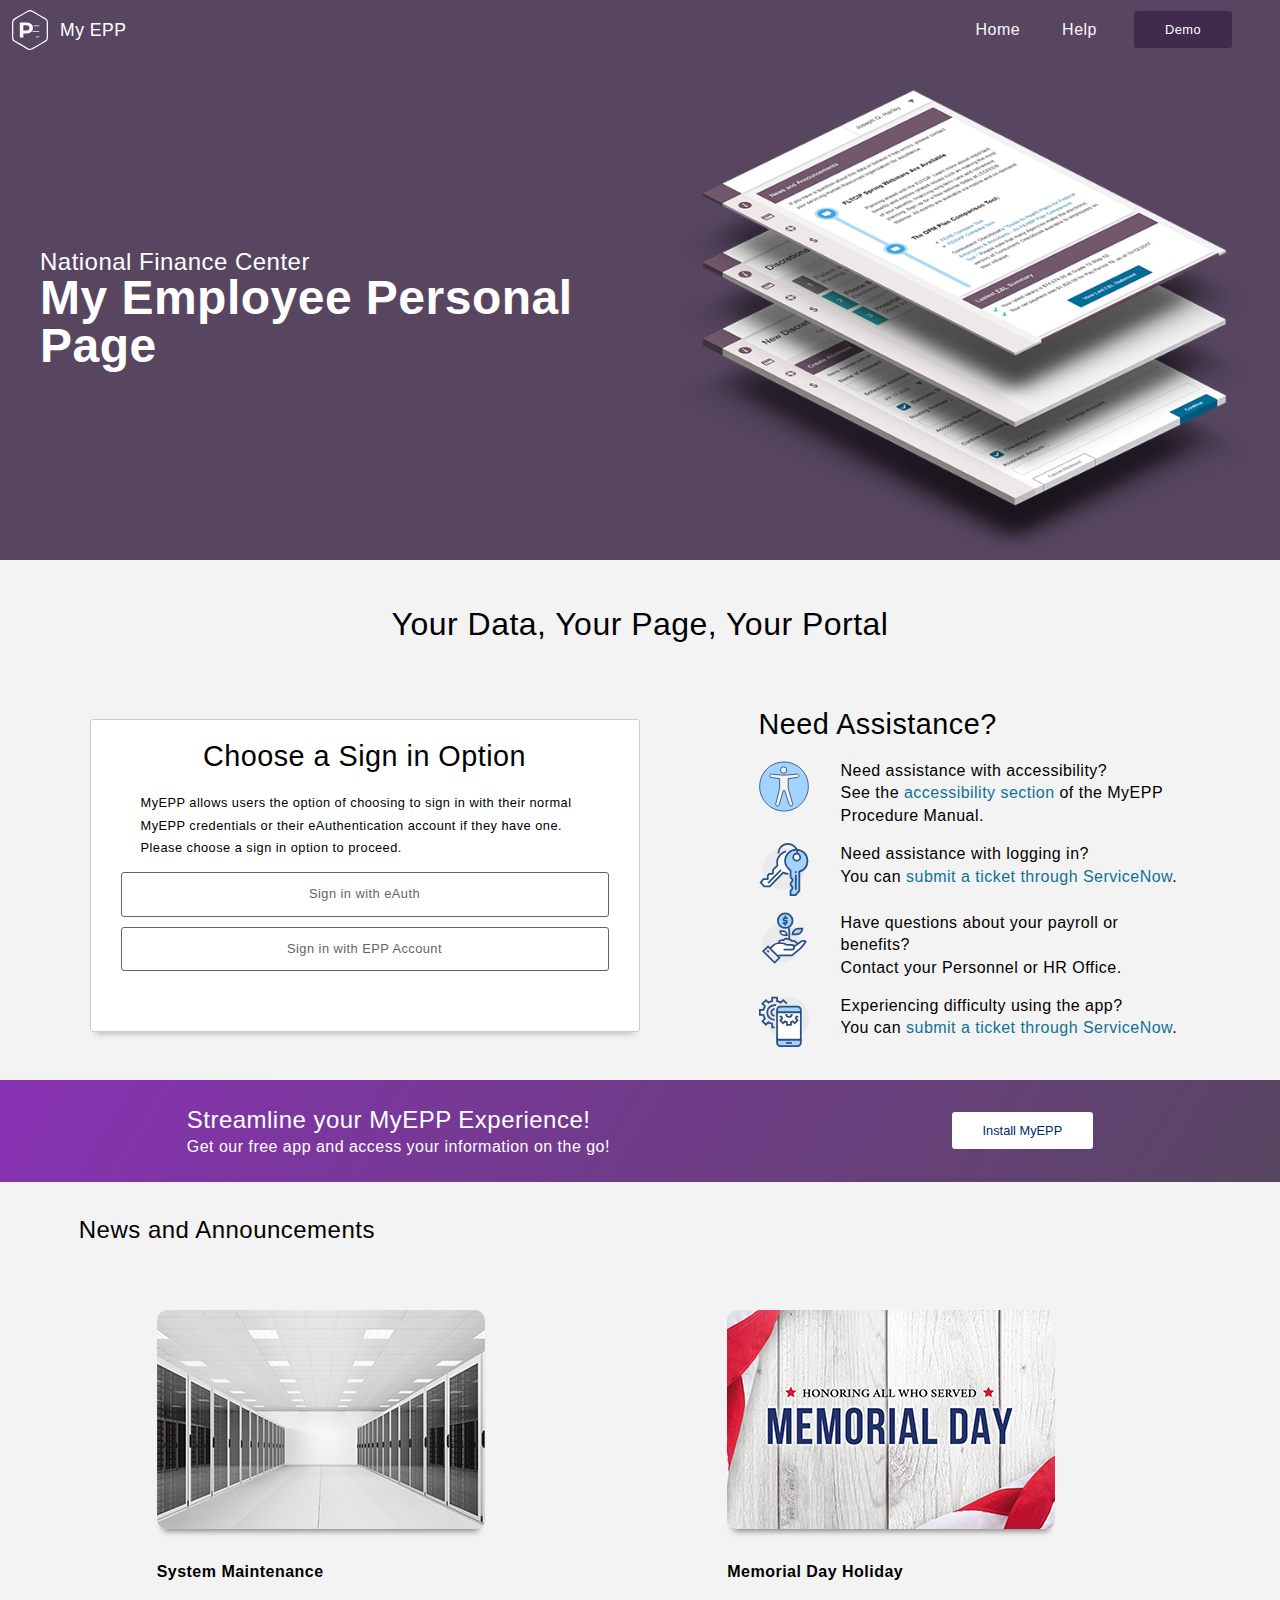
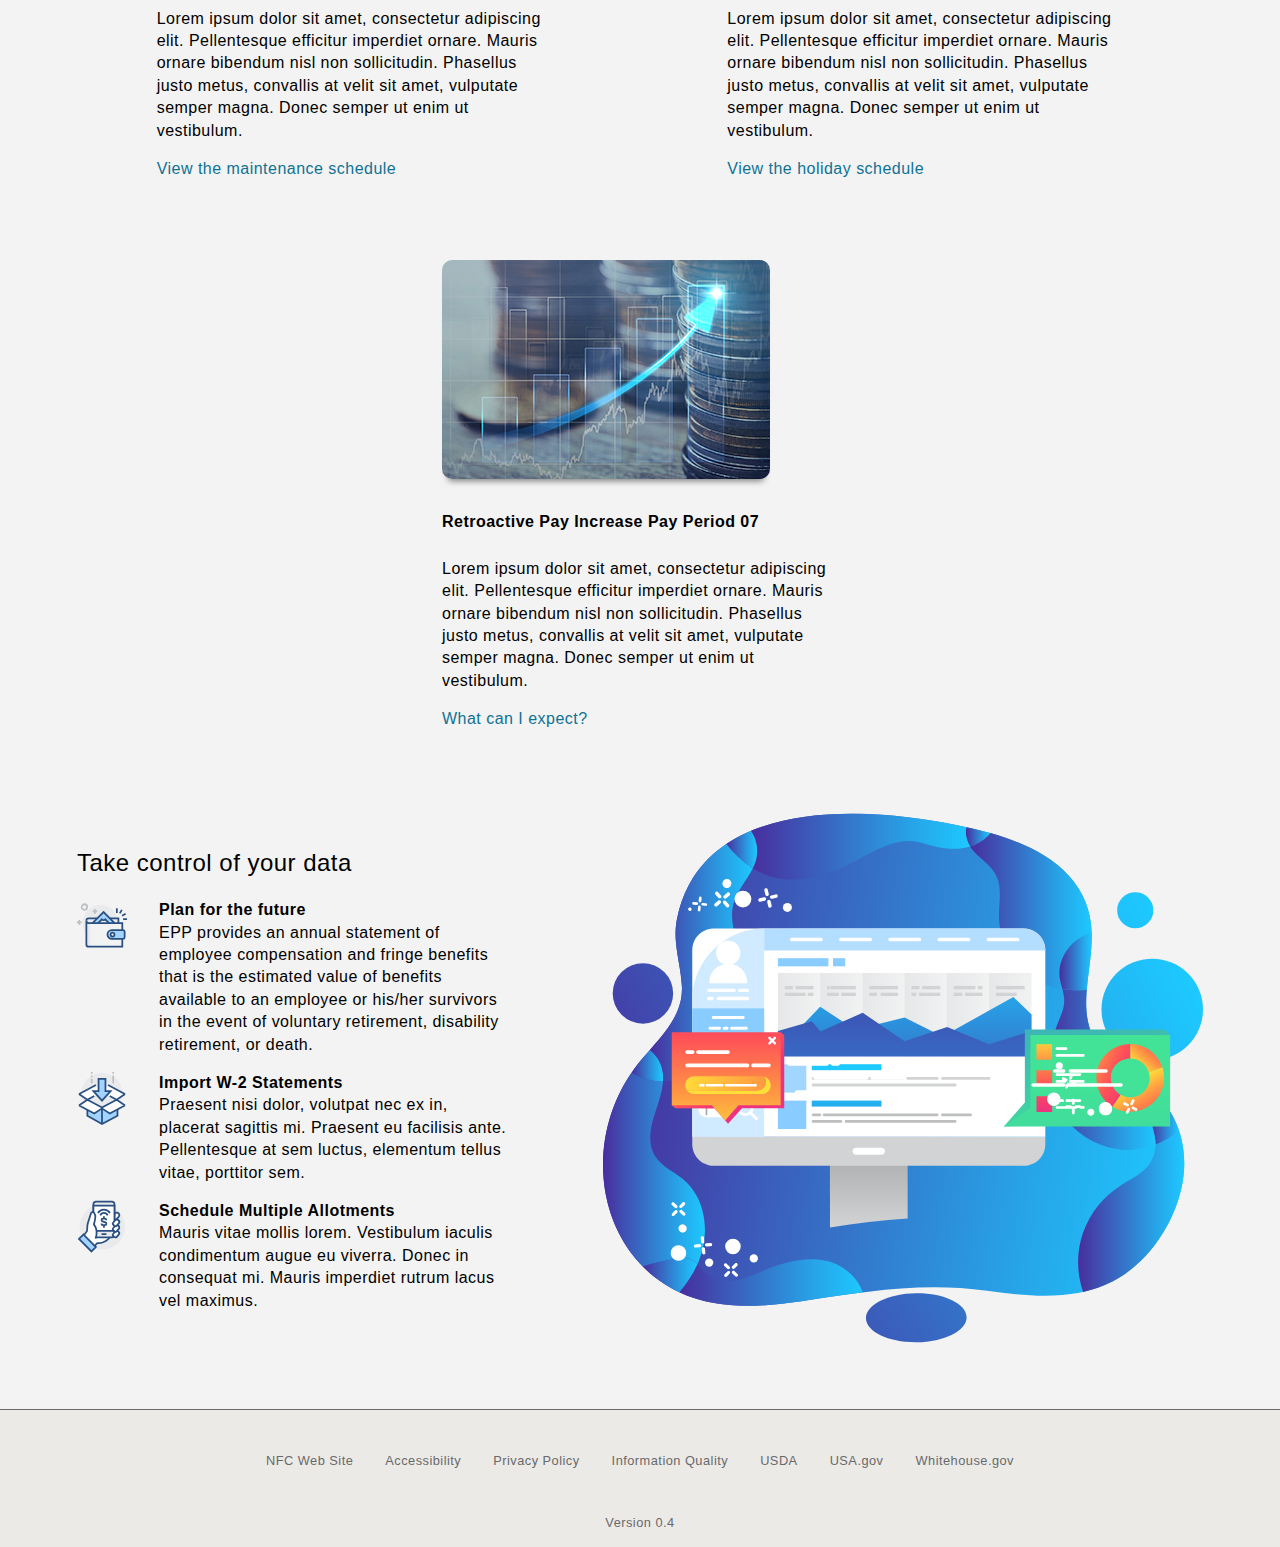
<file: index.html>
<!DOCTYPE html>
<html lang="en">
<head>
    <meta charset="utf-8">
    <meta http-equiv="X-UA-Compatible" content="IE=edge">
    <title>My EPP</title>
	<meta name="viewport" content="width=device-width, initial-scale=1">
    <meta name="theme-color" content="#564451">
    <link rel="manifest" href="/manifest.json">
    <meta name="apple-mobile-web-app-capable" content="yes">
    <meta name="apple-mobile-web-app-status-bar-style" content="black">
    <meta name="apple-mobile-web-app-title" content="My EPP">
    <link rel="apple-touch-icon" href="/img/app-icons/apple-icon.png">
    <link href="/img/splashscreens/iphone5_splash.png" media="(device-width: 320px) and (device-height: 568px) and (-webkit-device-pixel-ratio: 2)" rel="apple-touch-startup-image" />
    <link href="/img/splashscreens/iphone6_splash.png" media="(device-width: 375px) and (device-height: 667px) and (-webkit-device-pixel-ratio: 2)" rel="apple-touch-startup-image" />
    <link href="/img/splashscreens/iphoneplus_splash.png" media="(device-width: 621px) and (device-height: 1104px) and (-webkit-device-pixel-ratio: 3)" rel="apple-touch-startup-image" />
    <link href="/img/splashscreens/iphonex_splash.png" media="(device-width: 375px) and (device-height: 812px) and (-webkit-device-pixel-ratio: 3)" rel="apple-touch-startup-image" />
    <link href="/img/splashscreens/iphonexr_splash.png" media="(device-width: 414px) and (device-height: 896px) and (-webkit-device-pixel-ratio: 2)" rel="apple-touch-startup-image" />
    <link href="/img/splashscreens/iphonexsmax_splash.png" media="(device-width: 414px) and (device-height: 896px) and (-webkit-device-pixel-ratio: 3)" rel="apple-touch-startup-image" />
    <link href="/img/splashscreens/ipad_splash.png" media="(device-width: 768px) and (device-height: 1024px) and (-webkit-device-pixel-ratio: 2)" rel="apple-touch-startup-image" />
    <link href="/img/splashscreens/ipadpro1_splash.png" media="(device-width: 834px) and (device-height: 1112px) and (-webkit-device-pixel-ratio: 2)" rel="apple-touch-startup-image" />
    <link href="/img/splashscreens/ipadpro3_splash.png" media="(device-width: 834px) and (device-height: 1194px) and (-webkit-device-pixel-ratio: 2)" rel="apple-touch-startup-image" />
    <link href="/img/splashscreens/ipadpro2_splash.png" media="(device-width: 1024px) and (device-height: 1366px) and (-webkit-device-pixel-ratio: 2)" rel="apple-touch-startup-image" />
    <link href="/css/nfc.framework.css" type="text/css" rel="stylesheet">
    <link href="/css/theme.css" type="text/css" rel="stylesheet">
</head>
<body>
	<a href="#main" class="skip-content" id="skipnav">Skip to Main Content</a>
	<header class="header header--landing_page">
		<h1 class="header__logo align--left">
			<svg class="logo__icon" viewBox="0 0 20 20" role="presentation">
				<path fill="#FBFBFB" d="M18.993 10.016c0 1.257.01 2.514-.004 3.77-.009.822-.316 1.508-1.017 1.981-.208.14-.415.284-.632.409a2108.75 2108.75 0 0 1-5.638 3.252c-.472.271-.951.558-1.51.571a3.23 3.23 0 0 1-.998-.151c-.296-.089-.575-.25-.846-.406a1242.294 1242.294 0 0 1-5.709-3.296 7.121 7.121 0 0 1-.761-.517c-.551-.424-.806-1.008-.832-1.687a65.53 65.53 0 0 1-.039-2.261 519.97 519.97 0 0 1 .003-4.837c.002-.389.032-.782.093-1.166.097-.612.442-1.087.957-1.414a62.701 62.701 0 0 1 2.118-1.269c1.399-.814 2.796-1.631 4.209-2.42A5.413 5.413 0 0 1 9.695.046c.533-.133 1.054.04 1.527.303.811.449 1.616.912 2.42 1.374 1.252.719 2.502 1.442 3.752 2.166.193.112.378.238.563.362.707.476 1.026 1.163 1.034 1.994.012 1.257.002 2.514.002 3.771zm-.619.017h-.024c0-1.264.005-2.527-.002-3.791-.004-.608-.226-1.116-.75-1.461-.216-.142-.43-.286-.653-.415a1541.308 1541.308 0 0 0-5.566-3.21 8.242 8.242 0 0 0-.846-.41A1.291 1.291 0 0 0 9.494.742a8.078 8.078 0 0 0-.863.419c-1.441.824-2.88 1.654-4.315 2.489-.651.379-1.298.766-1.934 1.168-.398.252-.623.635-.683 1.103-.031.242-.05.486-.051.73-.005 1.201-.003 2.402-.002 3.603 0 1.089.012 2.179-.003 3.268-.012.875.311 1.543 1.101 1.959.092.049.179.109.269.162 1.662.958 3.323 1.918 4.987 2.873.411.236.826.466 1.247.683.497.256 1.005.254 1.508.008.2-.098.401-.196.594-.307 1.693-.975 3.386-1.95 5.074-2.932.44-.256.872-.526 1.291-.814.349-.24.548-.593.59-1.018.033-.326.061-.653.064-.98.011-1.042.006-2.082.006-3.123z"/><path fill="#FBFBFB" d="M12.952 10.9c-.474 0-.949-.001-1.423.001-.139 0-.258-.026-.265-.194-.007-.186.121-.209.267-.209h2.825c.143 0 .279.015.276.201-.003.179-.133.203-.279.202-.466-.002-.933-.001-1.401-.001zM13.223 8.175c-.369 0-.739-.003-1.108.002-.151.002-.281-.043-.289-.201-.008-.169.127-.209.275-.209l2.258.001c.141 0 .28.02.274.205-.006.175-.136.204-.281.204-.376-.003-.753-.002-1.129-.002zM13.809 13.632h-.606c-.128 0-.219-.049-.22-.191-.001-.15.09-.209.228-.209h1.19c.14 0 .23.062.232.208.002.157-.107.194-.24.193l-.584-.001c0 .001 0 0 0 0zM9.933 6.596c.492.223.872.539 1.138.949.266.41.399.895.399 1.456 0 .554-.133 1.037-.399 1.451a2.54 2.54 0 0 1-1.138.949c-.492.219-1.073.329-1.741.329H6.671v2.082H4.924v-7.55h3.268c.668-.001 1.249.111 1.741.334zm-.641 3.37c.273-.226.41-.548.41-.965 0-.424-.137-.75-.41-.976-.273-.226-.672-.34-1.197-.34H6.671v2.621h1.424c.524 0 .923-.113 1.197-.34z"/>
			</svg>
			<span class="logo__text">My EPP</span>
	   </h1>

        <ul class="header--landing_page__menu no-standalone">
            <li class="header--landing_page__menu__menu-item"><a href="/">Home</a></li>
            <li class="header--landing_page__menu__menu-item"><a href="#">Help</a></li>
            <li class="header--landing_page__menu__menu-item"><a href="#" class="button button--white">Demo</a></li>
        </ul>

	</header>
    <main id="main" class="main layout--one-column" role="main">
        <div class="landing-page__container no-standalone">
            <div class="landing-page__container__banner">
                <div class="landing-page__container__banner__content">
                    <div class="landing-page__banner__text">
                        <p class="landing-page__banner__agency">National Finance Center</p>
                        <p class="landing-page__banner__app">My Employee Personal Page</p>
                    </div>
                    <img class="landing-page__banner__image" src="/img/epp_banner_comp.png" alt="" />
                </div>
            </div>
        </div>

    <h2 class="heading--large align--center no-standalone" style="margin: 3rem">Your Data, Your Page, Your Portal</h2>
        
    <section class="landing-page__section flex-box" aria-label="Sign into MyEPP">
        <div class="card card--sign-in margin--auto">
            
            <h3 class="heading--medium align--center">Choose a Sign in Option</h3>

            <p>MyEPP allows users the option of choosing to sign in with their normal MyEPP credentials or their eAuthentication account if they have one. Please choose a sign in option to proceed.</p>

            <a href="warning.html" class="button button--gray button--full-width align--center">Sign in with eAuth</a>
            <a href="login.php" class="button button--gray button--full-width align--center">Sign in with EPP Account</a>

        </div>
        <div class="margin--auto">
            <h3 class="heading--medium">Need Assistance?</h3>
            <ul class="graphic-list">
                <li class="graphic-list__item">
                    <img src="img/a11y.svg" class="graphic-list__item__image" alt="" />
                    <div>
                        Need assistance with accessibility?<br>
                        See the <a href="#">accessibility section</a> of the MyEPP Procedure Manual.
                    </div>
                </li>
                <li class="graphic-list__item">
                    <img src="img/keys.svg" class="graphic-list__item__image" alt="" />
                    <div>
                        Need assistance with logging in?<br>
                        You can <a href="#">submit a ticket through ServiceNow</a>.
                    </div>
                </li>
                <li class="graphic-list__item">
                    <img src="img/benefits.svg" class="graphic-list__item__image" alt="" />
                    <div>
                        Have questions about your payroll or benefits?<br>
                        Contact your Personnel or HR Office.
                    </div>
                </li>
                <li class="graphic-list__item">
                    <img src="img/phone_gears.svg" class="graphic-list__item__image" alt="" />
                    <div>
                        Experiencing difficulty using the app?<br>
                        You can <a href="#">submit a ticket through ServiceNow</a>.
                    </div>
                </li>
            </ul>
        </div>
    </section>
    <aside class="install_pwa no-standalone">
        <div style="margin: auto">
            <h1 class="heading--small">Streamline your MyEPP Experience!</h1>
            <p>Get our free app and access your information on the go!</p>
        </div>
        <button id="add_to_homescreen" class="button button--white">Install MyEPP</button>
    </aside>
    <section class="landing-page__section no-standalone" aria-labelledby="did_you_know">
        <h3 id="did_you_know" class="heading--small">News and Announcements</h3>
        <ul class="news-box">
            <li class="news-box__article">
                <img src="img/news/maintenance.jpg" alt="" />
                <h4 class="heading--label">System Maintenance</h4>
                <p>Lorem ipsum dolor sit amet, consectetur adipiscing elit. Pellentesque efficitur imperdiet ornare. Mauris ornare bibendum nisl non sollicitudin. Phasellus justo metus, convallis at velit sit amet, vulputate semper magna. Donec semper ut enim ut vestibulum.</p>
                <p><a href="#">View the maintenance schedule</a></p>
            </li>
            <li class="news-box__article">
                <img src="img/news/memorialday.jpg" alt="" />
                <h4 class="heading--label">Memorial Day Holiday</h4>
                <p>Lorem ipsum dolor sit amet, consectetur adipiscing elit. Pellentesque efficitur imperdiet ornare. Mauris ornare bibendum nisl non sollicitudin. Phasellus justo metus, convallis at velit sit amet, vulputate semper magna. Donec semper ut enim ut vestibulum.</p>
                <p><a href="#">View the holiday schedule</a></p>
            </li>
            <li class="news-box__article">
                <img src="img/news/payincrease.jpg" alt="" />
                <h4 class="heading--label">Retroactive Pay Increase Pay Period 07</h4>
                <p>Lorem ipsum dolor sit amet, consectetur adipiscing elit. Pellentesque efficitur imperdiet ornare. Mauris ornare bibendum nisl non sollicitudin. Phasellus justo metus, convallis at velit sit amet, vulputate semper magna. Donec semper ut enim ut vestibulum.</p>
                <p><a href="#">What can I expect?</a></p>
            </li>
        </ul>
    </section>
    <section class="landing-page__section flex-box no-standalone" aria-labelledby="control-your-data">
        <div class="margin--auto">
            <h3 class="heading--small" id="control-your-data">Take control of your data</h3>
            <ul class="graphic-list">
                <li class="graphic-list__item">
                    <img src="img/wallet.svg" class="graphic-list__item__image" alt="" />
                    <div>
                        <strong>Plan for the future</strong><br>
                        EPP provides an annual statement of employee compensation and fringe benefits that is the estimated value of benefits available to an employee or his/her survivors in the event of voluntary retirement, disability retirement, or death.
                    </div>
                </li>
                <li class="graphic-list__item">
                    <img src="img/export.svg" class="graphic-list__item__image" alt="" />
                    <div>
                        <strong>Import W-2 Statements</strong><br>
                        Praesent nisi dolor, volutpat nec ex in, placerat sagittis mi. Praesent eu facilisis ante. Pellentesque at sem luctus, elementum tellus vitae, porttitor sem.
                    </div>
                </li>
                <li class="graphic-list__item">
                    <img src="img/mobile_payments.svg" class="graphic-list__item__image" alt="" />
                    <div>
                        <strong>Schedule Multiple Allotments</strong><br>
                        Mauris vitae mollis lorem. Vestibulum iaculis condimentum augue eu viverra. Donec in consequat mi. Mauris imperdiet rutrum lacus vel maximus. 
                    </div>
                </li>
            </ul>
        </div>
        <img src="img/data_analysis.svg" class="margin--auto" style="max-width: 600px;width:100%" alt="" />
    </section>
        
        
    
    </main>
    <footer id="footer" class="footer">
        <ul class="footer__menu">
			<li class="footer__menu__item"><a href="https://nfc.usda.gov/">NFC Web Site</a></li>
            <li class="footer__menu__item"><a href="https://nfc.usda.gov/AdditionalResources/accessibility.php" target="_blank">Accessibility</a></li>
            <li class="footer__menu__item"><a href="https://www.nfc.usda.gov/AdditionalResources/privacy_policy.php">Privacy Policy</a></li>
            <li class="footer__menu__item"><a href="https://www.nfc.usda.gov/AdditionalResources/information_quality.php" target="_blank">Information Quality</a></li>
            <li class="footer__menu__item"><a href="https://www.usda.gov" target="_blank">USDA</a></li>
            <li class="footer__menu__item"><a href="http://www.usa.gov" target="_blank">USA.gov</a></li>
	        <li class="footer__menu__item"><a href="https://www.whitehouse.gov" target="_blank">Whitehouse.gov</a></li>
        </ul>

    </footer>
    <script src="/js/jquery-3.4.1.min.js"></script>
	<script src="/js/nfc.framework.js"></script>
	<script src="/js/epp.js"></script>
	<script>
		$('#dd__menu').DropDown();
	</script>
</body>
</html>
</file>
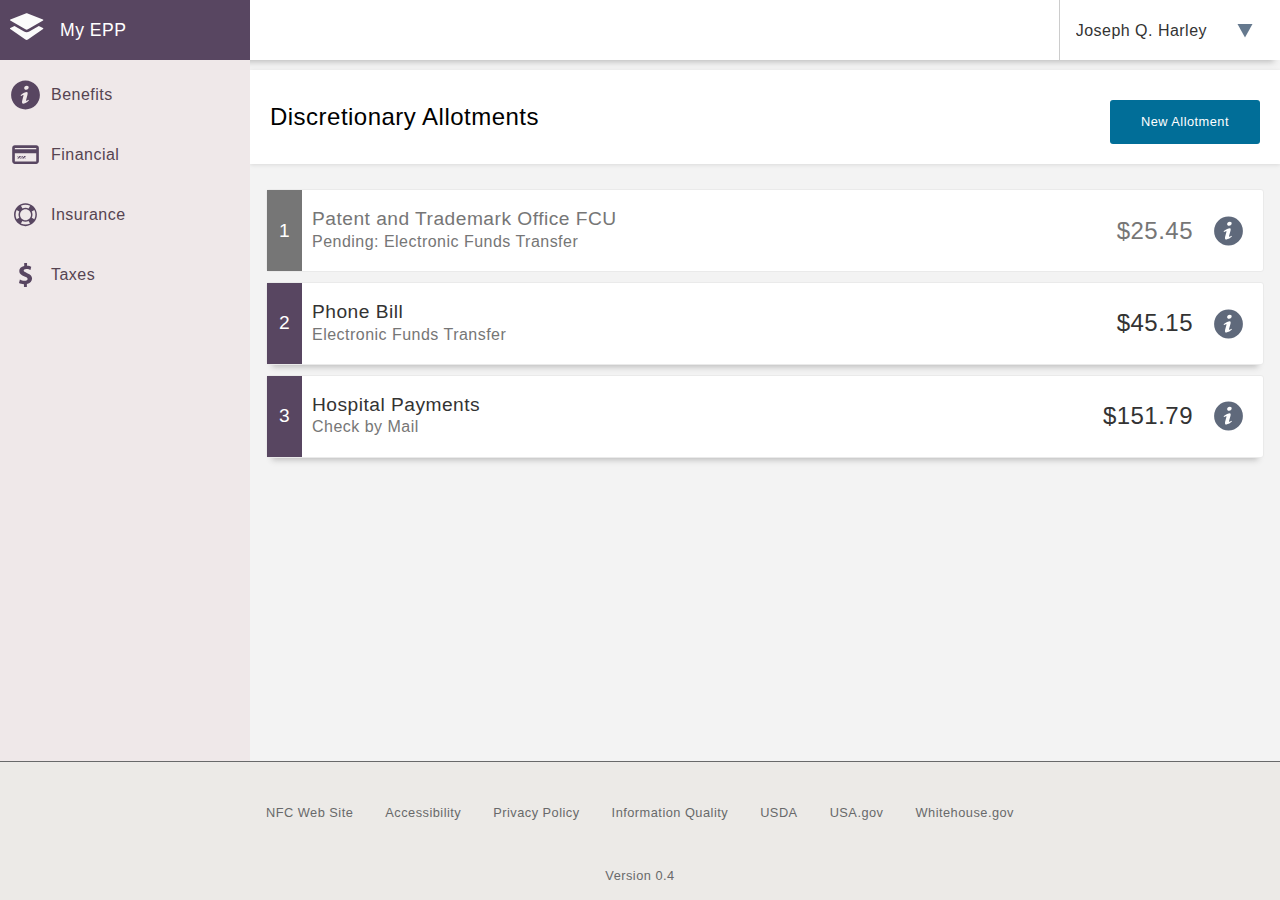
<file: financial/discretionary/index.html>
<!DOCTYPE html>
<html lang="en">
<head>
    <meta charset="utf-8">
    <meta http-equiv="X-UA-Compatible" content="IE=edge">
    <title>Discretionary Allotments | My EPP</title>
	<meta name="viewport" content="width=device-width, initial-scale=1">
    <meta name="theme-color" content="#4e4653">
    <link rel="manifest" href="/manifest.json">
    <meta name="apple-mobile-web-app-capable" content="yes">
    <meta name="apple-mobile-web-app-status-bar-style" content="black">
    <meta name="apple-mobile-web-app-title" content="My EPP">
    <link rel="apple-touch-icon" href="/img/app-icons/512.png">
    <link href="/css/nfc.framework.css" type="text/css" rel="stylesheet">
    <link href="/css/theme.css" type="text/css" rel="stylesheet">
</head>
<body>
	<a href="#nav" class="skip-content" id="skipheader">Skip to Navigation</a>
    <a href="#main" class="skip-content" id="skipnav">Skip to Main Content</a>
	<header class="header">
		<h1 class="header__logo align--left">
			<svg class="logo__icon" viewBox="0 0 24 24" role="presentation">
				<path fill="#FBFBFB" d="M9.248,11.601c0.45,0.313,1.05,0.313,1.5,0l9.088-5.281c0.236-0.164,0.21-0.518-0.048-0.646l-9.205-3.537
					c-0.368-0.183-0.802-0.183-1.17,0L0.208,5.674C-0.05,5.801-0.076,6.156,0.16,6.32L9.248,11.601z M19.788,10.811l-2.486-1.233
					l-5.725,3.327c-0.469,0.309-1.014,0.471-1.579,0.471s-1.11-0.163-1.579-0.471L2.698,9.576l-2.49,1.234
					c-0.258,0.128-0.284,0.482-0.048,0.646l9.088,6.309c0.45,0.313,1.05,0.313,1.5,0l9.088-6.309
					C20.072,11.293,20.046,10.939,19.788,10.811z"/>
			</svg>
			<span class="logo__text">My EPP</span>
	   </h1>
	   <div class="header__menu">

			<select id="dd__menu" data-update="false" data-icon="JH">
				<option value="" selected disabled>Joseph Q. Harley</option>
				<option value="home" data-href="/main.html" data-svg="framework_svg_home">Home</option>
				<option value="calendar" data-href="/calendar/epp.php" data-svg="framework_svg_calendar">Payroll Calendar</option>
				<option value="settings" data-svg="framework_svg_settings" data-href="settings.html">Settings</option>
				<option value="contact" data-svg="framework_svg_mail">Contact</option>
				<option value="help" data-svg="framework_svg_help">Help</option>
				<option value="logout" class="custom-select__divider" data-svg="framework_svg_logout">Logout</option>
			</select>

		</div>

	</header>
	<nav id="nav" class="menu__container">
	   <dl class="menu" role="menu">
                <dt role="menuitem" aria-expanded="false" class="menu__item" tabindex="0"><svg class="icon" role="presentation"><use xlink:href="#framework_svg_info" /></svg><span class="menu__item__label">Benefits</span></dt>
                <dd>
                	<dl role="menu" class="submenu">
                    	<dt class="submenu__label">Benefits</dt>
                        	<dd class="submenu__item"><a href="#">Benefits Statement</a></dd>
							<dd class="submenu__item"><a href="#">Leave</a></dd>
                            <dd class="submenu__item"><a href="#">Thrift Savings Plan</a></dd>
							<dd class="submenu__item"><a href="#">TSP Catchup</a></dd>
                    </dl>
                </dd>
                
                <dt role="menuitem" aria-expanded="false" class="menu__item" tabindex="0"><svg class="icon" role="presentation"><use xlink:href="#framework_svg_payment" /></svg><span class="menu__item__label">Financial</span></dt>
                <dd>
                	<dl role="menu" class="submenu">
                    	<dt class="submenu__label">Financial</dt>
							<dd class="submenu__item"><a href="#">Debt Managment</a></dd>
                        	<dd class="submenu__item"><a href="#">Direct Deposit</a></dd>
							<dd class="submenu__item"><a href="../discretionary/">Discretionary Allotments</a></dd>
                            <dd class="submenu__item"><a href="../earnings/"><abbr title="Earnings and Leave">E&amp;L</abbr> Statement</a></dd>
                            <dd class="submenu__item"><a href="#">Financial Allotments</a></dd>
                            <dd class="submenu__item"><a href="#">OGE-278</a></dd>
                            <dd class="submenu__item"><a href="#">Travel</a></dd>
                            <dd class="submenu__item"><a href="#">W-2</a></dd>
                    </dl>
                </dd>
                
                <dt role="menuitem" aria-expanded="false" class="menu__item" tabindex="0"><svg class="icon" role="presentation"><use xlink:href="#framework_svg_benefits" /></svg><span class="menu__item__label">Insurance</span></dt>
                <dd>
                	<dl role="menu" class="submenu">
                    	<dt class="submenu__label">Insurance</dt>
                        	<dd class="submenu__item"><a href="#">Health Insurance</a></dd>
                            <dd class="submenu__item"><a href="#">Health Savings Account</a></dd>
                            <dd class="submenu__item"><a href="#">1095-C</a></dd>
                    </dl>
                </dd>

                <dt role="menuitem" aria-expanded="false" class="menu__item" tabindex="0"><svg class="icon" role="presentation"><use xlink:href="#framework_svg_money" /></svg><span class="menu__item__label">Taxes</span></dt>
                <dd>
                	<dl role="menu" class="submenu">
                    	<dt class="submenu__label">Taxes</dt>
                        	<dd class="submenu__item"><a href="#">Federal Tax (W-4)</a></dd>
                            <dd class="submenu__item"><a href="#">State Tax</a></dd>
                    </dl>
                </dd>
                
                
		</dl>
	</nav>
	<main class="layout--two-column" id="main">
		<div class="page__header">
			<h2 class="heading--small">Discretionary Allotments</h2>
			<a class="button button--blue" href="discretionary_new.html">New Allotment</a>
		</div>
		<ol class="allotment-list">
			
			<li class="allotment-list__allotment allotment-list__allotment--pending">
				<div class="allotment-list__info">
					<p class="allotment-list__allotment__name" id="hash_id_1">Patent and Trademark Office FCU</p>
					<p>Pending: Electronic Funds Transfer</p>
				</div>
				<span class="allotment-list__allotment__amount">$25.45</span>
				<button id="jeds" class="button button--icon allotment_info_button" aria-describedby="hash_id_1">
					<svg xmlns="http://www.w3.org/2000/svg" viewBox="0 0 20 20" class="icon"><path d="M10 .4a9.6 9.6 0 1 0 0 19.2A9.6 9.6 0 0 0 10 .4zm.9 3.5c1 0 1.2.5 1.2 1.1 0 .8-.6 1.5-1.7 1.5-.9 0-1.3-.4-1.3-1.2 0-.6.6-1.4 1.8-1.4zM8.5 15.8c-.6 0-1.1-.4-.7-2.1l.8-3V10l-1.5.6-.4-.5c1.6-1.3 3.4-2 4.1-2 .7 0 .8.7.5 1.9l-.9 3.1c-.1.6 0 .8.1.8.2 0 .8-.2 1.4-.7l.4.5a6.7 6.7 0 0 1-3.8 2z"/></svg>
					<span class="button--icon__text">View Info</span>
				</button>
			</li>
			<li class="allotment-list__allotment">
				<div class="allotment-list__info">
					<p class="allotment-list__allotment__name" id="hash_id_2">Phone Bill</p>
					<p>Electronic Funds Transfer</p>
				</div>
				<span class="allotment-list__allotment__amount">$45.15</span>
				<button id="qwe" class="button button--icon allotment_info_button" aria-describedby="hash_id_2">
					<svg xmlns="http://www.w3.org/2000/svg" viewBox="0 0 20 20" class="icon"><path d="M10 .4a9.6 9.6 0 1 0 0 19.2A9.6 9.6 0 0 0 10 .4zm.9 3.5c1 0 1.2.5 1.2 1.1 0 .8-.6 1.5-1.7 1.5-.9 0-1.3-.4-1.3-1.2 0-.6.6-1.4 1.8-1.4zM8.5 15.8c-.6 0-1.1-.4-.7-2.1l.8-3V10l-1.5.6-.4-.5c1.6-1.3 3.4-2 4.1-2 .7 0 .8.7.5 1.9l-.9 3.1c-.1.6 0 .8.1.8.2 0 .8-.2 1.4-.7l.4.5a6.7 6.7 0 0 1-3.8 2z"/></svg>
					<span class="button--icon__text">View Info</span>
				</button>
			</li>
			<li class="allotment-list__allotment">
				<div class="allotment-list__info">
					<p class="allotment-list__allotment__name" id="hash_id_3">Hospital Payments</p>
					<p>Check by Mail</p>
				</div>
				<span class="allotment-list__allotment__amount">$151.79</span>
				<button id="jgk" class="button button--icon allotment_info_button" aria-describedby="hash_id_3">
					<svg xmlns="http://www.w3.org/2000/svg" viewBox="0 0 20 20" class="icon"><path d="M10 .4a9.6 9.6 0 1 0 0 19.2A9.6 9.6 0 0 0 10 .4zm.9 3.5c1 0 1.2.5 1.2 1.1 0 .8-.6 1.5-1.7 1.5-.9 0-1.3-.4-1.3-1.2 0-.6.6-1.4 1.8-1.4zM8.5 15.8c-.6 0-1.1-.4-.7-2.1l.8-3V10l-1.5.6-.4-.5c1.6-1.3 3.4-2 4.1-2 .7 0 .8.7.5 1.9l-.9 3.1c-.1.6 0 .8.1.8.2 0 .8-.2 1.4-.7l.4.5a6.7 6.7 0 0 1-3.8 2z"/></svg>
					<span class="button--icon__text">View Info</span>
				</button>
			</li>
			
		</ol>
	</main>
    <footer id="footer" class="footer">
        <ul class="footer__menu">
			<li class="footer__menu__item"><a href="https://nfc.usda.gov/">NFC Web Site</a></li>
            <li class="footer__menu__item"><a href="https://nfc.usda.gov/AdditionalResources/accessibility.php" target="_blank">Accessibility</a></li>
            <li class="footer__menu__item"><a href="https://www.nfc.usda.gov/AdditionalResources/privacy_policy.php">Privacy Policy</a></li>
            <li class="footer__menu__item"><a href="https://www.nfc.usda.gov/AdditionalResources/information_quality.php" target="_blank">Information Quality</a></li>
            <li class="footer__menu__item"><a href="https://www.usda.gov" target="_blank">USDA</a></li>
            <li class="footer__menu__item"><a href="http://www.usa.gov" target="_blank">USA.gov</a></li>
	        <li class="footer__menu__item"><a href="https://www.whitehouse.gov" target="_blank">Whitehouse.gov</a></li>
        </ul>

    </footer>
	<script src="/js/jquery-3.4.1.min.js"></script>
	<script src="/js/nfc.framework.js"></script>
    <script src="/js/epp.js"></script>
</body>
</html>
</file>
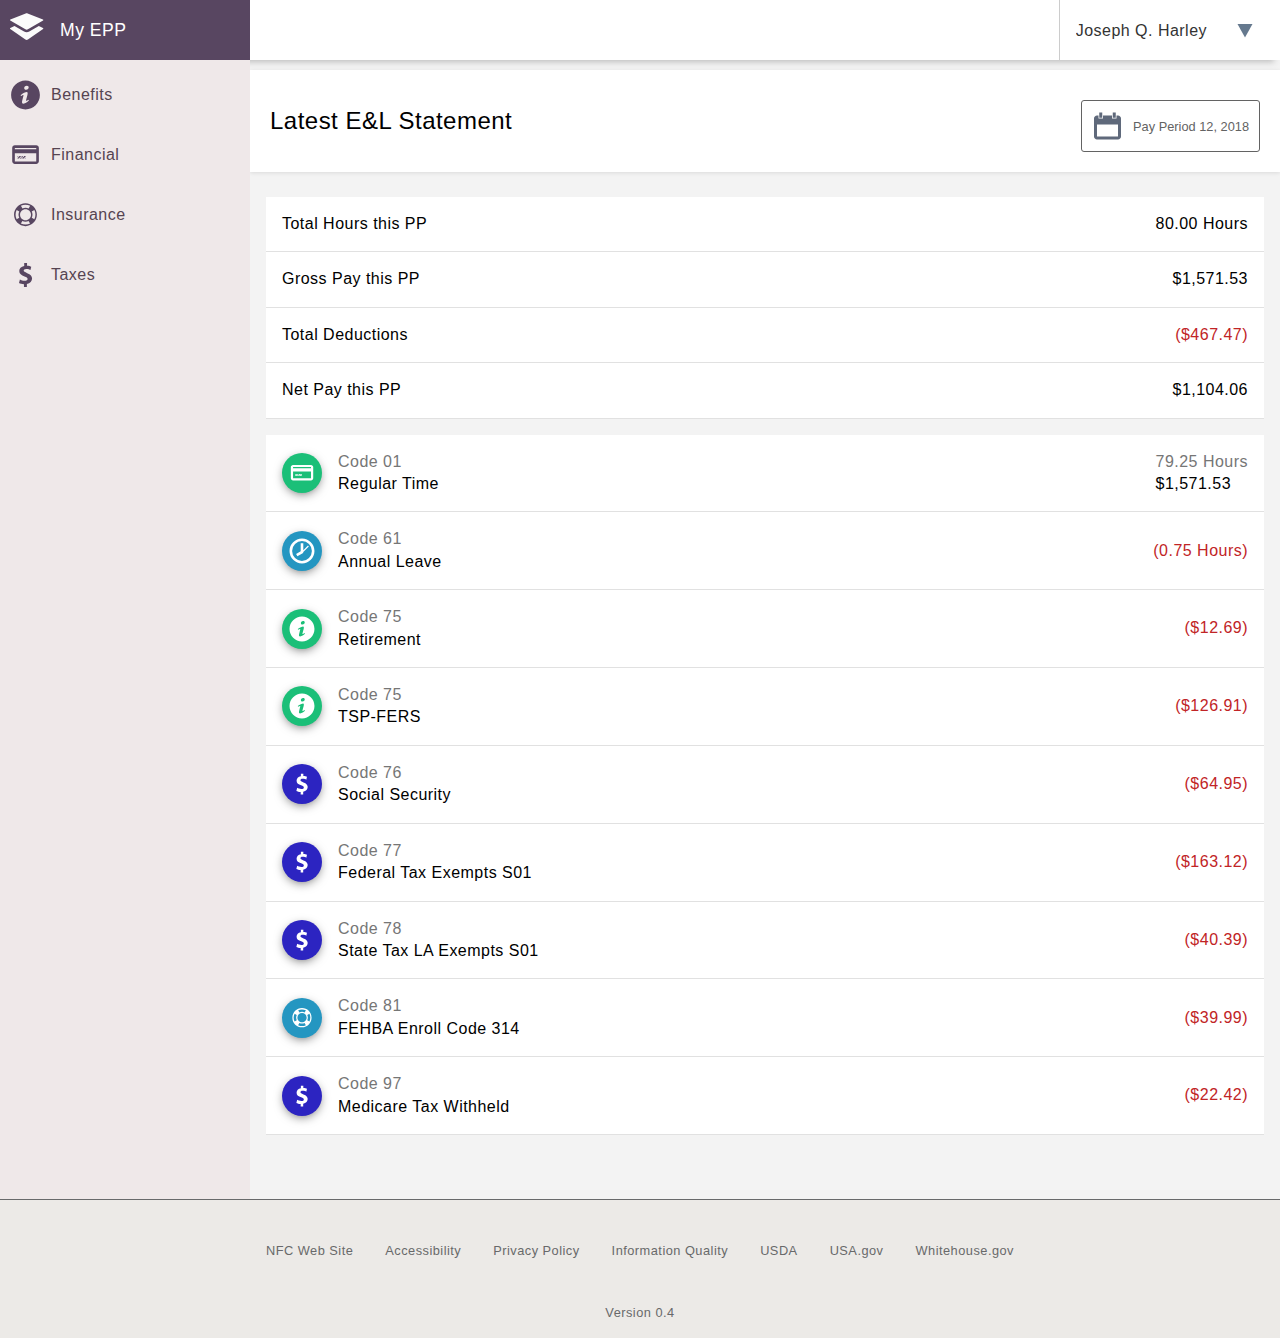
<file: financial/earnings/index.html>
<!DOCTYPE html>
<html lang="en">
<head>
    <meta charset="utf-8">
    <meta http-equiv="X-UA-Compatible" content="IE=edge">
    <title>Earnings and Leave Statement | My EPP</title>
	<meta name="viewport" content="width=device-width, initial-scale=1">
    <meta name="theme-color" content="#4e4653">
    <link rel="manifest" href="/manifest.json">
    <meta name="apple-mobile-web-app-capable" content="yes">
    <meta name="apple-mobile-web-app-status-bar-style" content="black">
    <meta name="apple-mobile-web-app-title" content="My EPP">
    <link rel="apple-touch-icon" href="/img/app-icons/512.png">
    <link href="/css/nfc.framework.css" type="text/css" rel="stylesheet">
    <link href="/css/theme.css" type="text/css" rel="stylesheet">
    <style>
    .earnings-statement {
        list-style: none;
        padding: 0;
        margin: 1rem;
    }

    .earnings-statement__item {
        display: flex;
        align-items: center;
        flex-wrap: wrap;
        background-color: #ffffff;
        padding: 1rem;
        border-bottom: 1px solid #e1e1e1;
        justify-content: flex-end;
    }

    .earning-statement__item__info:first-of-type {
        margin: 0 auto 0 0;
    }

    .earnings-statement__item__icon {
        margin: 0 1rem 0 0;
        width: 40px;
        height: 40px;
        padding: 7px;
        fill: #ffffff;
        background-color: #1bbf78;
        border-radius: 90%;
        flex-shrink: 0;
        overflow: visible;
        box-shadow: 0 3px 11px -3px rgb(88, 88, 88);
    }

    .earning-statement__item__info__data:first-of-type {
        color: #767676;
    }

    .earning-statement__item__info__data:last-child {
        color: #000000;
    }
    .earnings-statement__item--deduction .earning-statement__item__info:last-of-type .earning-statement__item__info__data:last-child {
        color: #c12426;
    }
    </style>
</head>
<body>
	<a href="#nav" class="skip-content" id="skipheader">Skip to Navigation</a>
    <a href="#main" class="skip-content" id="skipnav">Skip to Main Content</a>
	<header class="header">
		<h1 class="header__logo align--left">
			<svg class="logo__icon" viewBox="0 0 24 24" role="presentation">
				<path fill="#FBFBFB" d="M9.248,11.601c0.45,0.313,1.05,0.313,1.5,0l9.088-5.281c0.236-0.164,0.21-0.518-0.048-0.646l-9.205-3.537
					c-0.368-0.183-0.802-0.183-1.17,0L0.208,5.674C-0.05,5.801-0.076,6.156,0.16,6.32L9.248,11.601z M19.788,10.811l-2.486-1.233
					l-5.725,3.327c-0.469,0.309-1.014,0.471-1.579,0.471s-1.11-0.163-1.579-0.471L2.698,9.576l-2.49,1.234
					c-0.258,0.128-0.284,0.482-0.048,0.646l9.088,6.309c0.45,0.313,1.05,0.313,1.5,0l9.088-6.309
					C20.072,11.293,20.046,10.939,19.788,10.811z"/>
			</svg>
			<span class="logo__text">My EPP</span>
	   </h1>
	   <div class="header__menu">

			<select id="dd__menu" data-update="false" data-icon="JH">
				<option value="" selected disabled>Joseph Q. Harley</option>
				<option value="home" data-href="/main.html" data-svg="framework_svg_home">Home</option>
				<option value="calendar" data-href="/calendar/epp.php" data-svg="framework_svg_calendar">Payroll Calendar</option>
				<option value="settings" data-svg="framework_svg_settings" data-href="settings.html">Settings</option>
				<option value="contact" data-svg="framework_svg_mail">Contact</option>
				<option value="help" data-svg="framework_svg_help">Help</option>
				<option value="logout" class="custom-select__divider" data-svg="framework_svg_logout">Logout</option>
			</select>

		</div>

	</header>
	<nav id="nav" class="menu__container">
	   <dl class="menu" role="menu">
                <dt role="menuitem" aria-expanded="false" class="menu__item" tabindex="0"><svg class="icon" role="presentation"><use xlink:href="#framework_svg_info" /></svg><span class="menu__item__label">Benefits</span></dt>
                <dd>
                	<dl role="menu" class="submenu">
                    	<dt class="submenu__label">Benefits</dt>
                        	<dd class="submenu__item"><a href="#">Benefits Statement</a></dd>
							<dd class="submenu__item"><a href="#">Leave</a></dd>
                            <dd class="submenu__item"><a href="#">Thrift Savings Plan</a></dd>
							<dd class="submenu__item"><a href="#">TSP Catchup</a></dd>
                    </dl>
                </dd>
                
                <dt role="menuitem" aria-expanded="false" class="menu__item" tabindex="0"><svg class="icon" role="presentation"><use xlink:href="#framework_svg_payment" /></svg><span class="menu__item__label">Financial</span></dt>
                <dd>
                	<dl role="menu" class="submenu">
                    	<dt class="submenu__label">Financial</dt>
							<dd class="submenu__item"><a href="#">Debt Managment</a></dd>
                        	<dd class="submenu__item"><a href="#">Direct Deposit</a></dd>
							<dd class="submenu__item"><a href="#">Discretionary Allotments</a></dd>
                            <dd class="submenu__item"><a href="index.html"><abbr title="Earnings and Leave">E&amp;L</abbr> Statement</a></dd>
                            <dd class="submenu__item"><a href="#">Financial Allotments</a></dd>
                            <dd class="submenu__item"><a href="#">OGE-278</a></dd>
                            <dd class="submenu__item"><a href="#">Travel</a></dd>
                            <dd class="submenu__item"><a href="#">W-2</a></dd>
                    </dl>
                </dd>
                
                <dt role="menuitem" aria-expanded="false" class="menu__item" tabindex="0"><svg class="icon" role="presentation"><use xlink:href="#framework_svg_benefits" /></svg><span class="menu__item__label">Insurance</span></dt>
                <dd>
                	<dl role="menu" class="submenu">
                    	<dt class="submenu__label">Insurance</dt>
                        	<dd class="submenu__item"><a href="#">Health Insurance</a></dd>
                            <dd class="submenu__item"><a href="#">Health Savings Account</a></dd>
                            <dd class="submenu__item"><a href="#">1095-C</a></dd>
                    </dl>
                </dd>

                <dt role="menuitem" aria-expanded="false" class="menu__item" tabindex="0"><svg class="icon" role="presentation"><use xlink:href="#framework_svg_money" /></svg><span class="menu__item__label">Taxes</span></dt>
                <dd>
                	<dl role="menu" class="submenu">
                    	<dt class="submenu__label">Taxes</dt>
                        	<dd class="submenu__item"><a href="#">Federal Tax (W-4)</a></dd>
                            <dd class="submenu__item"><a href="#">State Tax</a></dd>
                    </dl>
                </dd>
                
                
		</dl>
	</nav>
	<main class="layout--two-column" id="main">
		<div class="page__header">
			<h2 class="heading--small">Latest <abbr title="Earnings and Leave">E&amp;L</abbr> Statement</h2>
            <button class="button button--gray button--has-icon-left"><svg class="icon button--icon" role="presentation"><use xlink:href="#framework_svg_calendar" /></svg> <span>Pay Period 12, 2018</span></button>
		</div>
		<!--
        <ul class="latest-EL latest-EL--details">
            <li><span class="latest-EL__property"><svg class="latest-EL__icon" role="presentation"><use xlink:href="#framework_svg_money" /></svg> Latest Salary</span> <span class="latest-EL__value">$41,377.00 at Grade 07 Step 03</span></li>
            <li><span class="latest-EL__property"><svg class="latest-EL__icon" role="presentation"><use xlink:href="#framework_svg_payment" /></svg> Gross Payment</span> <span class="latest-EL__value">$1,586.40</span></li>
            <li><span class="latest-EL__property"><svg class="latest-EL__icon" role="presentation"><use xlink:href="#framework_svg_payment" /></svg> Net Payment</span> <span class="latest-EL__value">$415.93</span></li>
            <li><span class="latest-EL__property"><svg class="latest-EL__icon latest-EL__icon--blue" role="presentation"><use xlink:href="#framework_svg_calendar" /></svg> Dates Covered</span> <span class="latest-EL__value">06/10/2018 to 06/23/2018</span></li>
            <li><span class="latest-EL__property"><svg class="latest-EL__icon latest-EL__icon--blue" role="presentation"><use xlink:href="#framework_svg_calendar" /></svg> Official Pay Date</span> <span class="latest-EL__value">07/05/2018</span></li>
        </ul>
        -->
        <div class="earnings-statement-summary">
            <ul class="earnings-statement">
                <li class="earnings-statement__item">
                    <div class="earning-statement__item__info">
                        <div class="earning-statement__item__info__data">Total Hours this PP</div>
                    </div>
                    <div class="earning-statement__item__info">
                        <div class="earning-statement__item__info__data">80.00 Hours</div>
                    </div>
                </li>
                <li class="earnings-statement__item">
                    <div class="earning-statement__item__info">
                        <div class="earning-statement__item__info__data">Gross Pay this PP</div>
                    </div>
                    <div class="earning-statement__item__info">
                        <div class="earning-statement__item__info__data">$1,571.53</div>
                    </div>
                </li>
                <li class="earnings-statement__item earnings-statement__item--deduction">
                    <div class="earning-statement__item__info">
                        <div class="earning-statement__item__info__data">Total Deductions</div>
                    </div>
                    <div class="earning-statement__item__info">
                        <div class="earning-statement__item__info__data">($467.47)</div>
                    </div>
                </li>
                <li class="earnings-statement__item">
                    <div class="earning-statement__item__info">
                        <div class="earning-statement__item__info__data">Net Pay this PP</div>
                    </div>
                    <div class="earning-statement__item__info">
                        <div class="earning-statement__item__info__data">$1,104.06</div>
                    </div>
                </li>
            </ul>
        </div>
        <ul class="earnings-statement">
            <li class="earnings-statement__item">
                <svg class="earnings-statement__item__icon" role="presentation"><use xlink:href="#framework_svg_payment" /></svg>
                <div class="earning-statement__item__info">
                    <div class="earning-statement__item__info__data">Code 01</div>
                    <div class="earning-statement__item__info__data">Regular Time</div>
                </div>
                <div class="earning-statement__item__info">
                    <div class="earning-statement__item__info__data">79.25 Hours</div>
                    <div class="earning-statement__item__info__data">$1,571.53</div>
                </div>
            </li>
            <li class="earnings-statement__item earnings-statement__item--deduction">
                <svg class="earnings-statement__item__icon" style="background-color: #2496c1;" role="presentation"><use xlink:href="#framework_svg_clock" /></svg>
                <div class="earning-statement__item__info">
                    <div class="earning-statement__item__info__data">Code 61</div>
                    <div class="earning-statement__item__info__data">Annual Leave</div>
                </div>
                <div class="earning-statement__item__info">
                    <div class="earning-statement__item__info__data">(0.75 Hours)</div>
                </div>
            </li>
            <li class="earnings-statement__item earnings-statement__item--deduction">
                <svg class="earnings-statement__item__icon" role="presentation"><use xlink:href="#framework_svg_info" /></svg>
                <div class="earning-statement__item__info">
                    <div class="earning-statement__item__info__data">Code 75</div>
                    <div class="earning-statement__item__info__data">Retirement</div>
                </div>
                <div class="earning-statement__item__info">
                    <div class="earning-statement__item__info__data">($12.69)</div>
                </div>
            </li>
            <li class="earnings-statement__item earnings-statement__item--deduction">
                <svg class="earnings-statement__item__icon" role="presentation"><use xlink:href="#framework_svg_info" /></svg>
                <div class="earning-statement__item__info">
                    <div class="earning-statement__item__info__data">Code 75</div>
                    <div class="earning-statement__item__info__data">TSP-FERS</div>
                </div>
                <div class="earning-statement__item__info">
                    <div class="earning-statement__item__info__data">($126.91)</div>
                </div>
            </li>
            <li class="earnings-statement__item earnings-statement__item--deduction">
                <svg class="earnings-statement__item__icon" style="background-color: #2c24c1;" role="presentation"><use xlink:href="#framework_svg_money" /></svg>
                <div class="earning-statement__item__info">
                    <div class="earning-statement__item__info__data">Code 76</div>
                    <div class="earning-statement__item__info__data">Social Security</div>
                </div>
                <div class="earning-statement__item__info">
                    <div class="earning-statement__item__info__data">($64.95)</div>
                </div>
            </li>
            <li class="earnings-statement__item earnings-statement__item--deduction">
                <svg class="earnings-statement__item__icon" style="background-color: #2c24c1;" role="presentation"><use xlink:href="#framework_svg_money" /></svg>
                <div class="earning-statement__item__info">
                    <div class="earning-statement__item__info__data">Code 77</div>
                    <div class="earning-statement__item__info__data">Federal Tax Exempts S01</div>
                </div>
                <div class="earning-statement__item__info">
                    <div class="earning-statement__item__info__data">($163.12)</div>
                </div>
            </li>
            <li class="earnings-statement__item earnings-statement__item--deduction">
                <svg class="earnings-statement__item__icon" style="background-color: #2c24c1;" role="presentation"><use xlink:href="#framework_svg_money" /></svg>
                <div class="earning-statement__item__info">
                    <div class="earning-statement__item__info__data">Code 78</div>
                    <div class="earning-statement__item__info__data">State Tax LA Exempts S01</div>
                </div>
                <div class="earning-statement__item__info">
                    <div class="earning-statement__item__info__data">($40.39)</div>
                </div>
            </li>
            <li class="earnings-statement__item earnings-statement__item--deduction">
                <svg class="earnings-statement__item__icon" style="background-color: #2496c1;" role="presentation"><use xlink:href="#framework_svg_benefits" /></svg>
                <div class="earning-statement__item__info">
                    <div class="earning-statement__item__info__data">Code 81</div>
                    <div class="earning-statement__item__info__data">FEHBA Enroll Code 314</div>
                </div>
                <div class="earning-statement__item__info">
                    <div class="earning-statement__item__info__data">($39.99)</div>
                </div>
            </li>
            <li class="earnings-statement__item earnings-statement__item--deduction">
                <svg class="earnings-statement__item__icon" style="background-color: #2c24c1;" role="presentation"><use xlink:href="#framework_svg_money" /></svg>
                <div class="earning-statement__item__info">
                    <div class="earning-statement__item__info__data">Code 97</div>
                    <div class="earning-statement__item__info__data">Medicare Tax Withheld</div>
                </div>
                <div class="earning-statement__item__info">
                    <div class="earning-statement__item__info__data">($22.42)</div>
                </div>
            </li>
        </ul>
	</main>
    <footer id="footer" class="footer">
        <ul class="footer__menu">
			<li class="footer__menu__item"><a href="https://nfc.usda.gov/">NFC Web Site</a></li>
            <li class="footer__menu__item"><a href="https://nfc.usda.gov/AdditionalResources/accessibility.php" target="_blank">Accessibility</a></li>
            <li class="footer__menu__item"><a href="https://www.nfc.usda.gov/AdditionalResources/privacy_policy.php">Privacy Policy</a></li>
            <li class="footer__menu__item"><a href="https://www.nfc.usda.gov/AdditionalResources/information_quality.php" target="_blank">Information Quality</a></li>
            <li class="footer__menu__item"><a href="https://www.usda.gov" target="_blank">USDA</a></li>
            <li class="footer__menu__item"><a href="http://www.usa.gov" target="_blank">USA.gov</a></li>
	        <li class="footer__menu__item"><a href="https://www.whitehouse.gov" target="_blank">Whitehouse.gov</a></li>
        </ul>

    </footer>
	<script src="/js/jquery-3.4.1.min.js"></script>
	<script src="/js/nfc.framework.js"></script>
    <script src="/js/epp.js"></script>
</body>
</html>
</file>
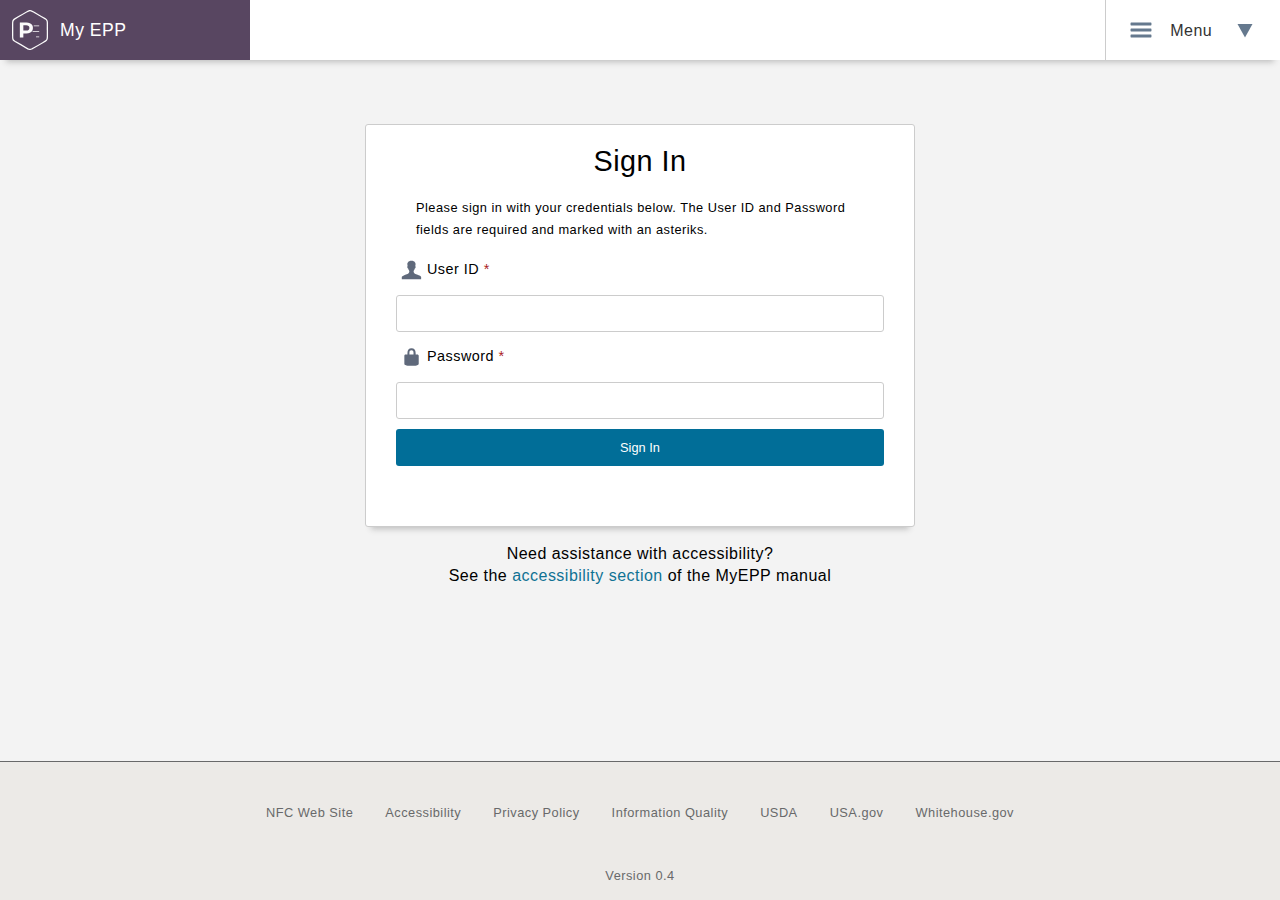
<file: login.html>
<!DOCTYPE html>
<html lang="en">
<head>
    <meta charset="utf-8">
    <meta http-equiv="X-UA-Compatible" content="IE=edge">
    <title>My EPP</title>
	<meta name="viewport" content="width=device-width, initial-scale=1">
    <meta name="theme-color" content="#4e4653">
    <link rel="manifest" href="/manifest.json">
    <meta name="apple-mobile-web-app-capable" content="yes">
    <meta name="apple-mobile-web-app-status-bar-style" content="black">
    <meta name="apple-mobile-web-app-title" content="My EPP">
    <link rel="apple-touch-icon" href="/img/app-icons/apple-icon.png">
    <link href="/css/nfc.framework.css" type="text/css" rel="stylesheet">
    <link href="/css/theme.css" type="text/css" rel="stylesheet">
</head>
<body>
	<a href="#nav" class="skip-content" id="skipheader">Skip to Navigation</a>
    <a href="#main" class="skip-content" id="skipnav">Skip to Main Content</a>
	<header class="header">
		<h1 class="header__logo align--left">
			<svg class="logo__icon" viewBox="0 0 20 20" role="presentation">
				<path fill="#FBFBFB" d="M18.993 10.016c0 1.257.01 2.514-.004 3.77-.009.822-.316 1.508-1.017 1.981-.208.14-.415.284-.632.409a2108.75 2108.75 0 0 1-5.638 3.252c-.472.271-.951.558-1.51.571a3.23 3.23 0 0 1-.998-.151c-.296-.089-.575-.25-.846-.406a1242.294 1242.294 0 0 1-5.709-3.296 7.121 7.121 0 0 1-.761-.517c-.551-.424-.806-1.008-.832-1.687a65.53 65.53 0 0 1-.039-2.261 519.97 519.97 0 0 1 .003-4.837c.002-.389.032-.782.093-1.166.097-.612.442-1.087.957-1.414a62.701 62.701 0 0 1 2.118-1.269c1.399-.814 2.796-1.631 4.209-2.42A5.413 5.413 0 0 1 9.695.046c.533-.133 1.054.04 1.527.303.811.449 1.616.912 2.42 1.374 1.252.719 2.502 1.442 3.752 2.166.193.112.378.238.563.362.707.476 1.026 1.163 1.034 1.994.012 1.257.002 2.514.002 3.771zm-.619.017h-.024c0-1.264.005-2.527-.002-3.791-.004-.608-.226-1.116-.75-1.461-.216-.142-.43-.286-.653-.415a1541.308 1541.308 0 0 0-5.566-3.21 8.242 8.242 0 0 0-.846-.41A1.291 1.291 0 0 0 9.494.742a8.078 8.078 0 0 0-.863.419c-1.441.824-2.88 1.654-4.315 2.489-.651.379-1.298.766-1.934 1.168-.398.252-.623.635-.683 1.103-.031.242-.05.486-.051.73-.005 1.201-.003 2.402-.002 3.603 0 1.089.012 2.179-.003 3.268-.012.875.311 1.543 1.101 1.959.092.049.179.109.269.162 1.662.958 3.323 1.918 4.987 2.873.411.236.826.466 1.247.683.497.256 1.005.254 1.508.008.2-.098.401-.196.594-.307 1.693-.975 3.386-1.95 5.074-2.932.44-.256.872-.526 1.291-.814.349-.24.548-.593.59-1.018.033-.326.061-.653.064-.98.011-1.042.006-2.082.006-3.123z"/><path fill="#FBFBFB" d="M12.952 10.9c-.474 0-.949-.001-1.423.001-.139 0-.258-.026-.265-.194-.007-.186.121-.209.267-.209h2.825c.143 0 .279.015.276.201-.003.179-.133.203-.279.202-.466-.002-.933-.001-1.401-.001zM13.223 8.175c-.369 0-.739-.003-1.108.002-.151.002-.281-.043-.289-.201-.008-.169.127-.209.275-.209l2.258.001c.141 0 .28.02.274.205-.006.175-.136.204-.281.204-.376-.003-.753-.002-1.129-.002zM13.809 13.632h-.606c-.128 0-.219-.049-.22-.191-.001-.15.09-.209.228-.209h1.19c.14 0 .23.062.232.208.002.157-.107.194-.24.193l-.584-.001c0 .001 0 0 0 0zM9.933 6.596c.492.223.872.539 1.138.949.266.41.399.895.399 1.456 0 .554-.133 1.037-.399 1.451a2.54 2.54 0 0 1-1.138.949c-.492.219-1.073.329-1.741.329H6.671v2.082H4.924v-7.55h3.268c.668-.001 1.249.111 1.741.334zm-.641 3.37c.273-.226.41-.548.41-.965 0-.424-.137-.75-.41-.976-.273-.226-.672-.34-1.197-.34H6.671v2.621h1.424c.524 0 .923-.113 1.197-.34z"/>
			</svg>
			<span class="logo__text">My EPP</span>
	   </h1>

	   <div class="header__menu float--right">

			<select id="dd__menu" data-update="false">
				<option value="" selected disabled data-svg="framework_svg_menu">Menu</option>
				<option value="calendar" data-svg="framework_svg_calendar">Calendar</option>
				<option value="contact" data-svg="framework_svg_mail">Contact</option>
				<option value="help" data-svg="framework_svg_help">Help</option>
				<option value="settings" data-svg="framework_svg_settings">Settings</option>
				<option value="logout" data-svg="framework_svg_logout">Logout</option>
			</select>

		</div>

	</header>
    <main id="main" class="main layout--one-column" role="main">
		
		<div class="card card--sign-in align--left">
            
				<h3 class="heading--medium align--center">Sign In</h3>
				
					<form method="post" action="warning.html">
					<p>Please sign in with your credentials below. The User ID and Password fields are required and marked with an asteriks.</p>

						<label for="username" class="username"><svg focusable="false" class="icon" role="presentation"><use xlink:href="#framework_svg_SingleUser" /></svg>User ID <abbr title="This field requires input" class="label__required-field">*</abbr></label>
						<input type="text" id="username" name="username" />

						<label for="password" class="password"><svg class="icon" role="presentation"><use xlink:href="#framework_svg_Lock" /></svg>Password <abbr title="This field requires input" class="label__required-field">*</abbr></label>
						<input type="password" id="password" name="password" />

						<button type="submit" class="button button--blue button--full-width">Sign In</button>

					</form>
			</div>
		<p class="align--center">Need assistance with accessibility?<br>See the <a href="#">accessibility section</a> of the MyEPP manual</p>
    </main>
    <footer id="footer" class="footer">
        <ul class="footer__menu">
			<li class="footer__menu__item"><a href="https://nfc.usda.gov/">NFC Web Site</a></li>
            <li class="footer__menu__item"><a href="https://nfc.usda.gov/AdditionalResources/accessibility.php" target="_blank">Accessibility</a></li>
            <li class="footer__menu__item"><a href="https://www.nfc.usda.gov/AdditionalResources/privacy_policy.php">Privacy Policy</a></li>
            <li class="footer__menu__item"><a href="https://www.nfc.usda.gov/AdditionalResources/information_quality.php" target="_blank">Information Quality</a></li>
            <li class="footer__menu__item"><a href="https://www.usda.gov" target="_blank">USDA</a></li>
            <li class="footer__menu__item"><a href="http://www.usa.gov" target="_blank">USA.gov</a></li>
	        <li class="footer__menu__item"><a href="https://www.whitehouse.gov" target="_blank">Whitehouse.gov</a></li>
        </ul>

    </footer>
    <script src="/js/jquery-3.4.1.min.js"></script>
	<script src="/js/nfc.framework.js"></script>
	<script src="/js/epp.js"></script>
</body>
</html>
</file>
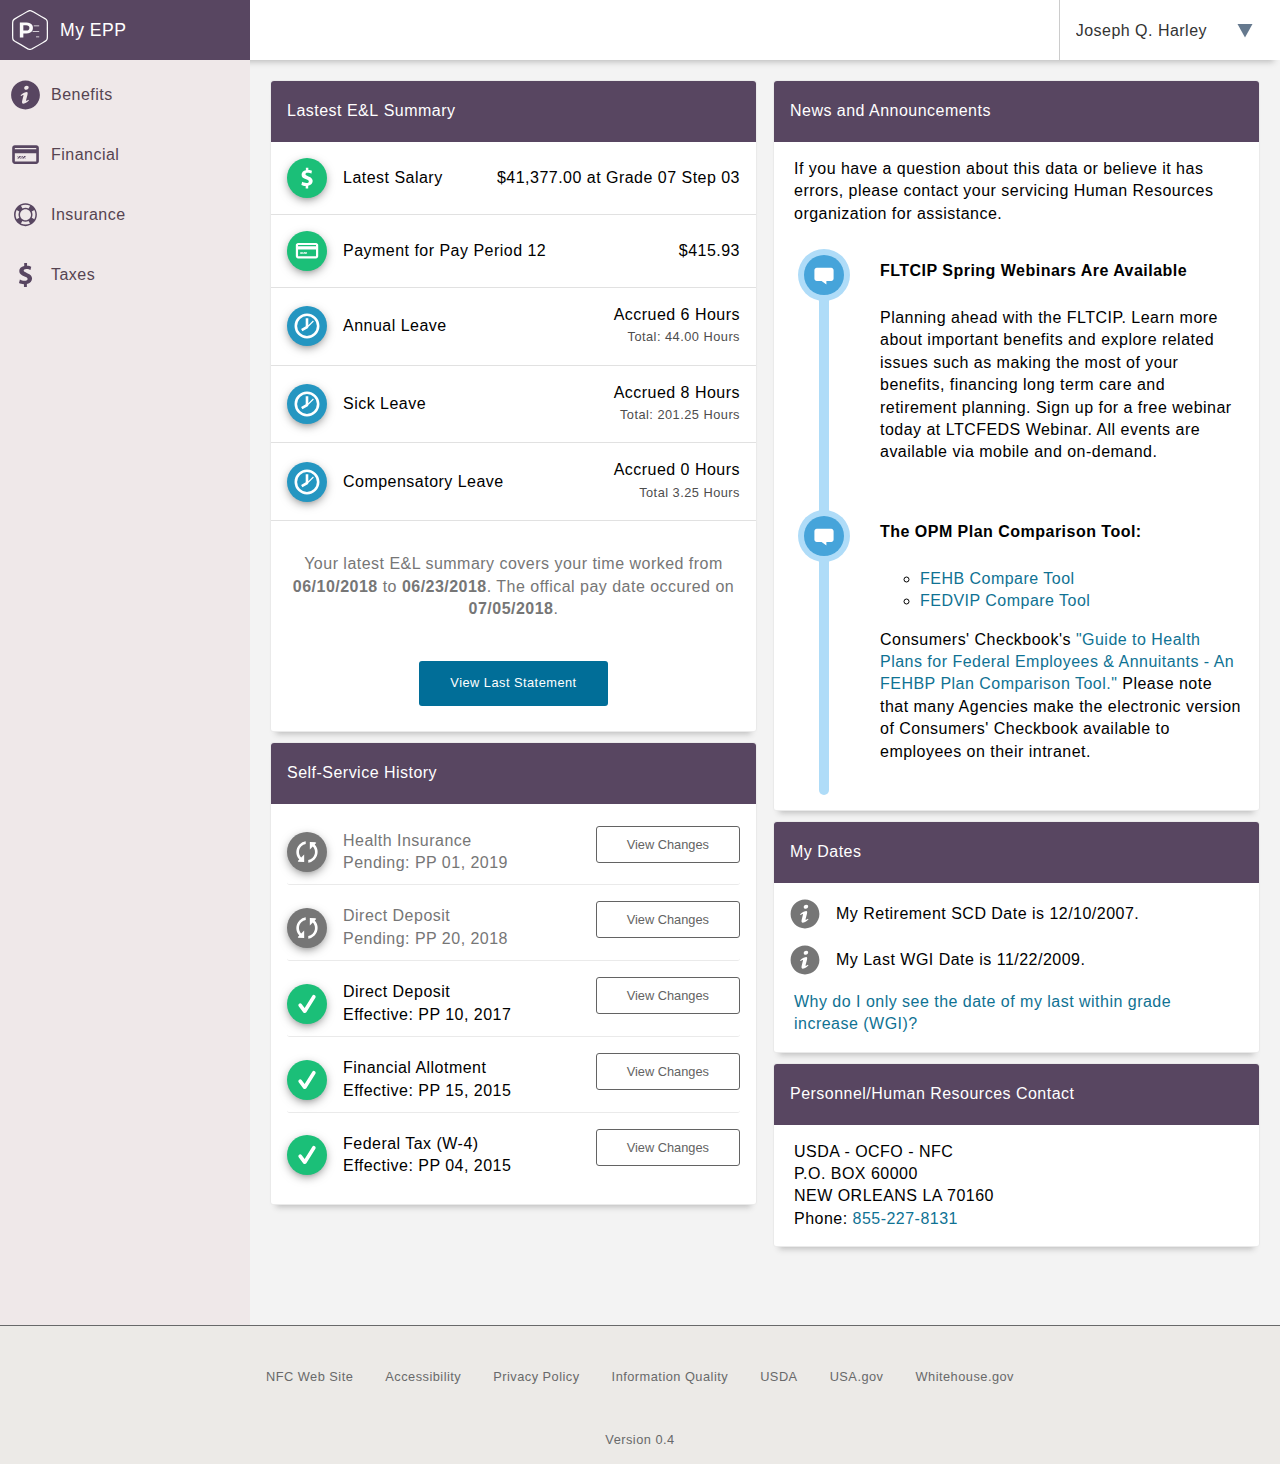
<file: main.html>
<!DOCTYPE html>
<html lang="en">
<head>
    <meta charset="utf-8">
    <meta http-equiv="X-UA-Compatible" content="IE=edge">
    <title>My EPP</title>
	<meta name="viewport" content="width=device-width, initial-scale=1">
    <meta name="theme-color" content="#4e4653">
    <link rel="manifest" href="/manifest.json">
    <meta name="apple-mobile-web-app-capable" content="yes">
    <meta name="apple-mobile-web-app-status-bar-style" content="black">
    <meta name="apple-mobile-web-app-title" content="My EPP">
    <link rel="apple-touch-icon" href="/img/app-icons/apple-icon.png">
    <link href="/css/nfc.framework.css" type="text/css" rel="stylesheet">
    <link href="/css/theme.css" type="text/css" rel="stylesheet">

</head>
<body>
	<a href="#nav" class="skip-content" id="skipheader">Skip to Navigation</a>
    <a href="#main" class="skip-content" id="skipnav">Skip to Main Content</a>
	<header class="header">
		<h1 class="header__logo align--left">
			<svg class="logo__icon" viewBox="0 0 20 20" role="presentation">
				<path fill="#FBFBFB" d="M18.993 10.016c0 1.257.01 2.514-.004 3.77-.009.822-.316 1.508-1.017 1.981-.208.14-.415.284-.632.409a2108.75 2108.75 0 0 1-5.638 3.252c-.472.271-.951.558-1.51.571a3.23 3.23 0 0 1-.998-.151c-.296-.089-.575-.25-.846-.406a1242.294 1242.294 0 0 1-5.709-3.296 7.121 7.121 0 0 1-.761-.517c-.551-.424-.806-1.008-.832-1.687a65.53 65.53 0 0 1-.039-2.261 519.97 519.97 0 0 1 .003-4.837c.002-.389.032-.782.093-1.166.097-.612.442-1.087.957-1.414a62.701 62.701 0 0 1 2.118-1.269c1.399-.814 2.796-1.631 4.209-2.42A5.413 5.413 0 0 1 9.695.046c.533-.133 1.054.04 1.527.303.811.449 1.616.912 2.42 1.374 1.252.719 2.502 1.442 3.752 2.166.193.112.378.238.563.362.707.476 1.026 1.163 1.034 1.994.012 1.257.002 2.514.002 3.771zm-.619.017h-.024c0-1.264.005-2.527-.002-3.791-.004-.608-.226-1.116-.75-1.461-.216-.142-.43-.286-.653-.415a1541.308 1541.308 0 0 0-5.566-3.21 8.242 8.242 0 0 0-.846-.41A1.291 1.291 0 0 0 9.494.742a8.078 8.078 0 0 0-.863.419c-1.441.824-2.88 1.654-4.315 2.489-.651.379-1.298.766-1.934 1.168-.398.252-.623.635-.683 1.103-.031.242-.05.486-.051.73-.005 1.201-.003 2.402-.002 3.603 0 1.089.012 2.179-.003 3.268-.012.875.311 1.543 1.101 1.959.092.049.179.109.269.162 1.662.958 3.323 1.918 4.987 2.873.411.236.826.466 1.247.683.497.256 1.005.254 1.508.008.2-.098.401-.196.594-.307 1.693-.975 3.386-1.95 5.074-2.932.44-.256.872-.526 1.291-.814.349-.24.548-.593.59-1.018.033-.326.061-.653.064-.98.011-1.042.006-2.082.006-3.123z"/><path fill="#FBFBFB" d="M12.952 10.9c-.474 0-.949-.001-1.423.001-.139 0-.258-.026-.265-.194-.007-.186.121-.209.267-.209h2.825c.143 0 .279.015.276.201-.003.179-.133.203-.279.202-.466-.002-.933-.001-1.401-.001zM13.223 8.175c-.369 0-.739-.003-1.108.002-.151.002-.281-.043-.289-.201-.008-.169.127-.209.275-.209l2.258.001c.141 0 .28.02.274.205-.006.175-.136.204-.281.204-.376-.003-.753-.002-1.129-.002zM13.809 13.632h-.606c-.128 0-.219-.049-.22-.191-.001-.15.09-.209.228-.209h1.19c.14 0 .23.062.232.208.002.157-.107.194-.24.193l-.584-.001c0 .001 0 0 0 0zM9.933 6.596c.492.223.872.539 1.138.949.266.41.399.895.399 1.456 0 .554-.133 1.037-.399 1.451a2.54 2.54 0 0 1-1.138.949c-.492.219-1.073.329-1.741.329H6.671v2.082H4.924v-7.55h3.268c.668-.001 1.249.111 1.741.334zm-.641 3.37c.273-.226.41-.548.41-.965 0-.424-.137-.75-.41-.976-.273-.226-.672-.34-1.197-.34H6.671v2.621h1.424c.524 0 .923-.113 1.197-.34z"/>
			</svg>
			<span class="logo__text">My EPP</span>
	   </h1>

	   <div class="header__menu">

			<select id="dd__menu" data-update="false" data-icon="JH">
				<option value="" selected disabled>Joseph Q. Harley</option>
				<option value="home" data-href="/main.html" data-svg="framework_svg_home">Home</option>
				<option value="calendar" data-href="/calendar/epp.php" data-svg="framework_svg_calendar">Payroll Calendar</option>
				<option value="settings" data-svg="framework_svg_settings" data-href="settings.html">Settings</option>
				<option value="contact" data-svg="framework_svg_mail">Contact</option>
				<option value="help" data-svg="framework_svg_help">Help</option>
				<option value="logout" class="custom-select__divider" data-svg="framework_svg_logout">Logout</option>
			</select>

		</div>

	</header>
	<nav id="nav" class="menu__container">
	   <dl class="menu" role="menu">
                <dt role="menuitem" aria-expanded="false" class="menu__item" tabindex="0"><svg class="icon" role="presentation"><use xlink:href="#framework_svg_info" /></svg><span class="menu__item__label">Benefits</span></dt>
                <dd>
                	<dl role="menu" class="submenu">
                    	<dt class="submenu__label">Benefits</dt>
                        	<dd class="submenu__item"><a href="#">Benefits Statement</a></dd>
							<dd class="submenu__item"><a href="#">Leave</a></dd>
                            <dd class="submenu__item"><a href="#">Thrift Savings Plan</a></dd>
							<dd class="submenu__item"><a href="#">TSP Catchup</a></dd>
                    </dl>
                </dd>
                
                <dt role="menuitem" aria-expanded="false" class="menu__item" tabindex="0"><svg class="icon" role="presentation"><use xlink:href="#framework_svg_payment" /></svg><span class="menu__item__label">Financial</span></dt>
                <dd>
                	<dl role="menu" class="submenu">
                    	<dt class="submenu__label">Financial</dt>
							<dd class="submenu__item"><a href="#">Debt Managment</a></dd>
                        	<dd class="submenu__item"><a href="#">Direct Deposit</a></dd>
							<dd class="submenu__item"><a href="financial/discretionary/index.html">Discretionary Allotments</a></dd>
                            <dd class="submenu__item"><a href="financial/earnings/"><abbr title="Earnings and Leave">E&amp;L</abbr> Statement</a></dd>
                            <dd class="submenu__item"><a href="#">Financial Allotments</a></dd>
                            <dd class="submenu__item"><a href="#">OGE-278</a></dd>
                            <dd class="submenu__item"><a href="#">Travel</a></dd>
                            <dd class="submenu__item"><a href="#">W-2</a></dd>
                    </dl>
                </dd>
                
                <dt role="menuitem" aria-expanded="false" class="menu__item" tabindex="0"><svg class="icon" role="presentation"><use xlink:href="#framework_svg_benefits" /></svg><span class="menu__item__label">Insurance</span></dt>
                <dd>
                	<dl role="menu" class="submenu">
                    	<dt class="submenu__label">Insurance</dt>
                        	<dd class="submenu__item"><a href="#">Health Insurance</a></dd>
                            <dd class="submenu__item"><a href="#">Health Savings Account</a></dd>
                            <dd class="submenu__item"><a href="#">1095-C</a></dd>
                    </dl>
                </dd>

                <dt role="menuitem" aria-expanded="false" class="menu__item" tabindex="0"><svg class="icon" role="presentation"><use xlink:href="#framework_svg_money" /></svg><span class="menu__item__label">Taxes</span></dt>
                <dd>
                	<dl role="menu" class="submenu">
                    	<dt class="submenu__label">Taxes</dt>
                        	<dd class="submenu__item"><a href="#">Federal Tax (W-4)</a></dd>
                            <dd class="submenu__item"><a href="#">State Tax</a></dd>
                    </dl>
                </dd>
                
                
		</dl>
	</nav>
	<main class="layout--two-column" id="main">
	
		<div class="masonry-grid masonry-grid--two-column">
            
            <div class="masonry-grid__cell">   
				<div class="card">
				<h2 class="card__heading">Lastest <abbr title="Earnings and Leave">E&amp;L</abbr> Summary</h2>
				<ul class="latest-EL">
					<li><span class="latest-EL__property"><svg class="latest-EL__icon" role="presentation"><use xlink:href="#framework_svg_money" /></svg> Latest Salary</span> <span class="latest-EL__value">$41,377.00 at Grade 07 Step 03</span></li>
					<li><span class="latest-EL__property"><svg class="latest-EL__icon" role="presentation"><use xlink:href="#framework_svg_payment" /></svg> Payment for Pay Period 12</span> <span class="latest-EL__value">$415.93</span></li>
					<li><span class="latest-EL__property"><svg class="latest-EL__icon latest-EL__icon--blue" role="presentation"><use xlink:href="#framework_svg_clock" /></svg> Annual Leave</span> <span class="latest-EL__value latest-EL__value--leave"><span class="latest-EL__value__accrued">Accrued 6 Hours</span> Total: 44.00 Hours</span></li>
					<li><span class="latest-EL__property"><svg class="latest-EL__icon latest-EL__icon--blue" role="presentation"><use xlink:href="#framework_svg_clock" /></svg> Sick Leave</span> <span class="latest-EL__value latest-EL__value--leave"><span class="latest-EL__value__accrued">Accrued 8 Hours</span> Total: 201.25 Hours</span></li>
                    <li><span class="latest-EL__property"><svg class="latest-EL__icon latest-EL__icon--blue" role="presentation"><use xlink:href="#framework_svg_clock" /></svg> Compensatory Leave</span> <span class="latest-EL__value latest-EL__value--leave"><span class="latest-EL__value__accrued">Accrued 0 Hours</span> Total 3.25 Hours</span></li>
				</ul>
                    
                <p class="latest-EL__timeframe">Your latest <abbr title="Earnings and Leave">E&amp;L</abbr> summary covers your time worked from <strong>06/10/2018</strong> to <strong>06/23/2018</strong>. The offical pay date occured on <strong>07/05/2018</strong>.</p>
                    
				<div class="button-group align--center">
					<a href="financial/earnings/" class="button button--blue">View Last Statement</a>
				</div>
				</div>
			</div>
            
            <div class="masonry-grid__cell">   
				<div class="card">
                    <h2 class="card__heading">Self-Service History</h2>
                    <ul class="self-service-history">
                        <li class="self-service-history__action">
                            <svg class="self-service-history__action__icon" role="presentation"><use xlink:href="#framework_svg_cycle" /></svg>
                            <div class="self-service-history__action__info">
                                <p class="self-service-history__action__name" id="hash_id_1">Health Insurance</p>
                                <p class="self-service-history__action__status">Pending: PP 01, 2019</p>
                            </div>
                            <button class="self-service-history__button button button--gray" aria-describedby="hash_id_1">View Changes</button>
                        </li>
                        <li class="self-service-history__action">
                            <svg class="self-service-history__action__icon" role="presentation"><use xlink:href="#framework_svg_cycle" /></svg>
                            <div class="self-service-history__action__info">
                                <p class="self-service-history__action__name" id="hash_id_2">Direct Deposit</p>
                                <p class="self-service-history__action__status">Pending: PP 20, 2018</p>
                            </div>
                            <button class="self-service-history__button button button--gray" aria-describedby="hash_id_2">View Changes</button>
                        </li>
                        <li class="self-service-history__action self-service-history__action--applied">
                            <svg class="self-service-history__action__icon" role="presentation"><use xlink:href="#framework_svg_check" /></svg>
                            <div class="self-service-history__action__info">
                                <p class="self-service-history__action__name" id="hash_id_3">Direct Deposit</p>
                                <p class="self-service-history__action__status">Effective: PP 10, 2017</p>
                            </div>
                            <button class="self-service-history__button button button--gray" aria-describedby="hash_id_3">View Changes</button>
                        </li>
                        <li class="self-service-history__action self-service-history__action--applied">
                            <svg class="self-service-history__action__icon" role="presentation"><use xlink:href="#framework_svg_check" /></svg>
                            <div class="self-service-history__action__info">
                                <p class="self-service-history__action__name" id="hash_id_4">Financial Allotment</p>
                                <p class="self-service-history__action__status">Effective: PP 15, 2015</p>
                            </div>
                            <button class="self-service-history__button button button--gray" aria-describedby="hash_id_4">View Changes</button>
                        </li>
                        <li class="self-service-history__action self-service-history__action--applied">
                            <svg class="self-service-history__action__icon" role="presentation"><use xlink:href="#framework_svg_check" /></svg>
                            <div class="self-service-history__action__info">
                                <p class="self-service-history__action__name" id="hash_id_5">Federal Tax (W-4)</p>
                                <p class="self-service-history__action__status">Effective: PP 04, 2015</p>
                            </div>
                            <button class="self-service-history__button button button--gray" aria-describedby="hash_id_5">View Changes</button>
                        </li>
                    </ul>
				</div>
			</div>
            
            <div class="masonry-grid__cell">
				<div class="card">
					<h2 class="card__heading">News and Announcements</h2>
					<p>If you have a question about this data or believe it has errors, please contact your servicing Human Resources organization for assistance.</p>

					<ul class="timeline">
						<li class="timeline__entry">
							<svg class="timeline__icon" role="presentation"><use xlink:href="#framework_svg_message" /></svg>
							<div class="timeline__label">
							<h3 class="heading--label">FLTCIP Spring Webinars Are Available</h3>
							<p>Planning ahead with the FLTCIP. Learn more about important benefits and explore related issues such as making the most of your benefits, financing long term care and retirement planning. Sign up for a free webinar today at LTCFEDS Webinar. All events are available via mobile and on-demand.</p>
							</div>
						</li>
						<li class="timeline__entry">
							<svg class="timeline__icon" role="presentation"><use xlink:href="#framework_svg_message" /></svg>
							<div class="timeline__label">
							<h3 class="heading--label">The OPM Plan Comparison Tool:</h3>
							<ul> 
								<li><a href="www.opm.gov/fehbcompare">FEHB Compare Tool</a></li>
								<li><a href="www.opm.gov/fedvipcompare">FEDVIP Compare Tool</a></li>
							</ul>

							<p>Consumers' Checkbook's <a href="www.checkbook.org/newhig2/hig.cfm" target="_blank">"Guide to Health Plans for Federal Employees &amp; Annuitants - An FEHBP Plan Comparison Tool."</a> Please note that many Agencies make the electronic version of Consumers' Checkbook available to employees on their intranet.</p>
							</div>
						</li>
					</ul>
				</div>
			</div>
			

			<div class="masonry-grid__cell">   
				<div class="card">
				<h2 class="card__heading">My Dates</h2>
				<ul class="my-dates">
					<li><svg class="icon" role="presentation"><use xlink:href="#framework_svg_info" /></svg> <span>My Retirement SCD Date is 12/10/2007.</span></li>
					<li><svg class="icon" role="presentation"><use xlink:href="#framework_svg_info" /></svg> <span>My Last WGI Date is 11/22/2009.</span></li>
				</ul>
				<p><a href="#" id="wgi" role="button">Why do I only see the date of my last within grade increase (WGI)?</a></p>
				</div>
			</div>
			
			<div class="masonry-grid__cell">   
				<div class="card">
				<h2 class="card__heading">Personnel/Human Resources Contact</h2>
				<p>USDA - OCFO - NFC<br>
				P.O. BOX 60000<br>
				NEW ORLEANS  LA 70160<br>
				Phone: <a href="tel:+1-855-227-8131">855-227-8131</a></p>
				</div>
			</div>
			
		</div>
	</main>
    <footer id="footer" class="footer">
        <ul class="footer__menu">
			<li class="footer__menu__item"><a href="https://nfc.usda.gov/">NFC Web Site</a></li>
            <li class="footer__menu__item"><a href="https://nfc.usda.gov/AdditionalResources/accessibility.php" target="_blank">Accessibility</a></li>
            <li class="footer__menu__item"><a href="https://www.nfc.usda.gov/AdditionalResources/privacy_policy.php">Privacy Policy</a></li>
            <li class="footer__menu__item"><a href="https://www.nfc.usda.gov/AdditionalResources/information_quality.php" target="_blank">Information Quality</a></li>
            <li class="footer__menu__item"><a href="https://www.usda.gov" target="_blank">USDA</a></li>
            <li class="footer__menu__item"><a href="http://www.usa.gov" target="_blank">USA.gov</a></li>
	        <li class="footer__menu__item"><a href="https://www.whitehouse.gov" target="_blank">Whitehouse.gov</a></li>
        </ul>

    </footer>
	<script src="/js/jquery-3.4.1.min.js"></script>
	<script src="/js/nfc.framework.js"></script>
	<script src="/js/epp.js"></script>

</body>
</html>
</file>
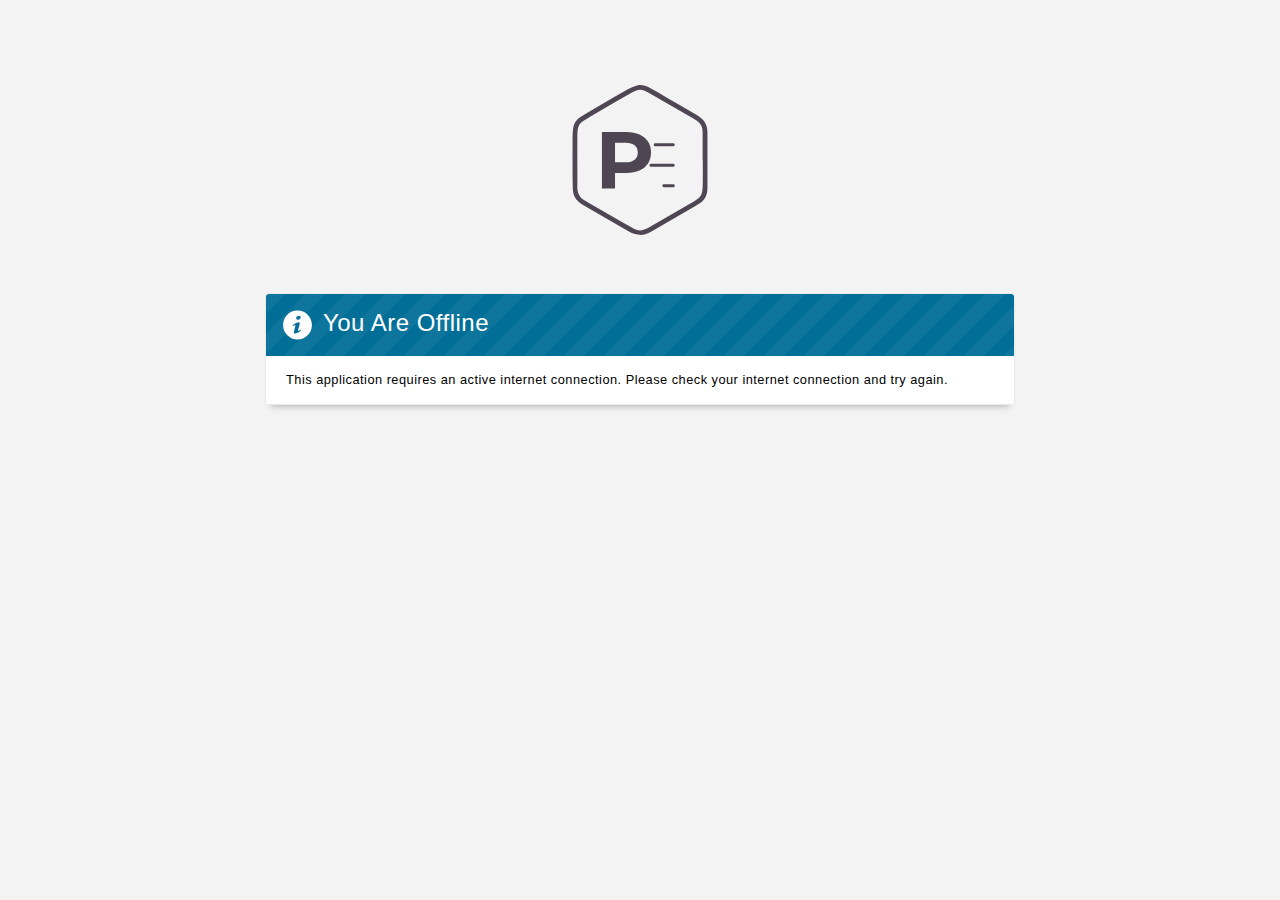
<file: offline.html>
<!doctype html>
<html lang="en">
    <head>
        <meta charset="utf-8">
        <meta http-equiv="X-UA-Compatible" content="IE=edge">
        <title>You Are Offline | Employee Personal Page</title>
        <meta name="viewport" content="width=device-width, initial-scale=1">
        <meta name="theme-color" content="#4e4653">
        <link rel="manifest" href="/manifest.json">
		<style>
			/* Critical CSS */
			body,html{margin:0;font-family:sans-serif;line-height:1.4rem;letter-spacing:.03rem}*{box-sizing:border-box}:focus{outline:0;border-color:#1589ee;box-shadow:0 0 3px #0070D2}body{background-color:#f3f3f3;font-size:16px}aside,footer,header,main,nav{display:block}.heading--small{line-height:2rem;margin:20px 0;font-size:1.5rem!important;font-weight:400!important}.align--center{text-align:center}.card{background-color:#fff;max-width:750px;margin:10px auto;border:1px solid #eaeaea;border-radius:3px;position:relative;box-shadow:#bdbdbd 0 8px 6px -6px;font-size:.8rem;break-inside:avoid}.card__heading,.heading--striped{color:#fff;border-radius:3px 3px 0 0}.card__heading{margin:0;padding:1rem;position:relative;line-height:1rem;background-color:#3f474f;font-size:1rem;font-weight:400}.heading--striped.heading--striped-blue{background-color:#016e98}.heading--striped.heading--striped-green {background-color: #37884f;}.heading--striped.heading--striped-red {background-color: #883737;}.heading--striped{background-size:40px 40px;background-image:linear-gradient(135deg,rgba(255,255,255,.05) 25%,transparent 25%,transparent 50%,rgba(255,255,255,.05) 50%,rgba(255,255,255,.05) 75%,transparent 75%,transparent);background-color:#5f5f5f}.icon{width:31px;height:30px;fill:#5f697b;display:inline;margin:0 auto;vertical-align:middle;transition:fill .3s ease}.icon--secondary{fill:#fff}.heading__icon{margin:0 10px 0 0}.card p{padding:0 20px}a:link,a:visited{text-decoration:none;color:#0f7293}a:focus,a:hover{text-decoration:underline}body{padding:0 30px}#main{margin:7% 0}
			
			/* Custom Styles */
			#logo{
				width: 100%;
				max-width: 150px;
				height: auto;
				margin: 0 0 30px 0;
			}
        </style>
    </head>
    <body>

        <main id="main">
   
			<h1 class="heading--small align--center">
                <svg id="logo" viewBox="0 0 20 20" role="presentation">
				<path fill="#4e4653" d="M18.993 10.016c0 1.257.01 2.514-.004 3.77-.009.822-.316 1.508-1.017 1.981-.208.14-.415.284-.632.409a2108.75 2108.75 0 0 1-5.638 3.252c-.472.271-.951.558-1.51.571a3.23 3.23 0 0 1-.998-.151c-.296-.089-.575-.25-.846-.406a1242.294 1242.294 0 0 1-5.709-3.296 7.121 7.121 0 0 1-.761-.517c-.551-.424-.806-1.008-.832-1.687a65.53 65.53 0 0 1-.039-2.261 519.97 519.97 0 0 1 .003-4.837c.002-.389.032-.782.093-1.166.097-.612.442-1.087.957-1.414a62.701 62.701 0 0 1 2.118-1.269c1.399-.814 2.796-1.631 4.209-2.42A5.413 5.413 0 0 1 9.695.046c.533-.133 1.054.04 1.527.303.811.449 1.616.912 2.42 1.374 1.252.719 2.502 1.442 3.752 2.166.193.112.378.238.563.362.707.476 1.026 1.163 1.034 1.994.012 1.257.002 2.514.002 3.771zm-.619.017h-.024c0-1.264.005-2.527-.002-3.791-.004-.608-.226-1.116-.75-1.461-.216-.142-.43-.286-.653-.415a1541.308 1541.308 0 0 0-5.566-3.21 8.242 8.242 0 0 0-.846-.41A1.291 1.291 0 0 0 9.494.742a8.078 8.078 0 0 0-.863.419c-1.441.824-2.88 1.654-4.315 2.489-.651.379-1.298.766-1.934 1.168-.398.252-.623.635-.683 1.103-.031.242-.05.486-.051.73-.005 1.201-.003 2.402-.002 3.603 0 1.089.012 2.179-.003 3.268-.012.875.311 1.543 1.101 1.959.092.049.179.109.269.162 1.662.958 3.323 1.918 4.987 2.873.411.236.826.466 1.247.683.497.256 1.005.254 1.508.008.2-.098.401-.196.594-.307 1.693-.975 3.386-1.95 5.074-2.932.44-.256.872-.526 1.291-.814.349-.24.548-.593.59-1.018.033-.326.061-.653.064-.98.011-1.042.006-2.082.006-3.123z"/><path fill="#4e4653" d="M12.952 10.9c-.474 0-.949-.001-1.423.001-.139 0-.258-.026-.265-.194-.007-.186.121-.209.267-.209h2.825c.143 0 .279.015.276.201-.003.179-.133.203-.279.202-.466-.002-.933-.001-1.401-.001zM13.223 8.175c-.369 0-.739-.003-1.108.002-.151.002-.281-.043-.289-.201-.008-.169.127-.209.275-.209l2.258.001c.141 0 .28.02.274.205-.006.175-.136.204-.281.204-.376-.003-.753-.002-1.129-.002zM13.809 13.632h-.606c-.128 0-.219-.049-.22-.191-.001-.15.09-.209.228-.209h1.19c.14 0 .23.062.232.208.002.157-.107.194-.24.193l-.584-.001c0 .001 0 0 0 0zM9.933 6.596c.492.223.872.539 1.138.949.266.41.399.895.399 1.456 0 .554-.133 1.037-.399 1.451a2.54 2.54 0 0 1-1.138.949c-.492.219-1.073.329-1.741.329H6.671v2.082H4.924v-7.55h3.268c.668-.001 1.249.111 1.741.334zm-.641 3.37c.273-.226.41-.548.41-.965 0-.424-.137-.75-.41-.976-.273-.226-.672-.34-1.197-.34H6.671v2.621h1.424c.524 0 .923-.113 1.197-.34z"/>
			</svg>
			</h1>
            
            <div class="card">
                <h2 class="card__heading heading--striped heading--striped-blue heading--small"><svg xmlns="http://www.w3.org/2000/svg" focusable="false" class="icon heading__icon icon--secondary" role="presentation" viewBox="0 0 20 20"><path d="M10 .4a9.6 9.6 0 1 0 0 19.2A9.6 9.6 0 0 0 10 .4zm.9 3.5c1 0 1.2.5 1.2 1.1 0 .8-.6 1.5-1.7 1.5-.9 0-1.3-.4-1.3-1.2 0-.6.6-1.4 1.8-1.4zM8.5 15.8c-.6 0-1.1-.4-.7-2.1l.8-3V10l-1.5.6-.4-.5c1.6-1.3 3.4-2 4.1-2 .7 0 .8.7.5 1.9l-.9 3.1c-.1.6 0 .8.1.8.2 0 .8-.2 1.4-.7l.4.5a6.7 6.7 0 0 1-3.8 2z"/></svg>You Are Offline</h2>
                <p>This application requires an active internet connection. Please check your internet connection and try again.</p>
            </div>


    </main>
    </body>
</html>
</file>
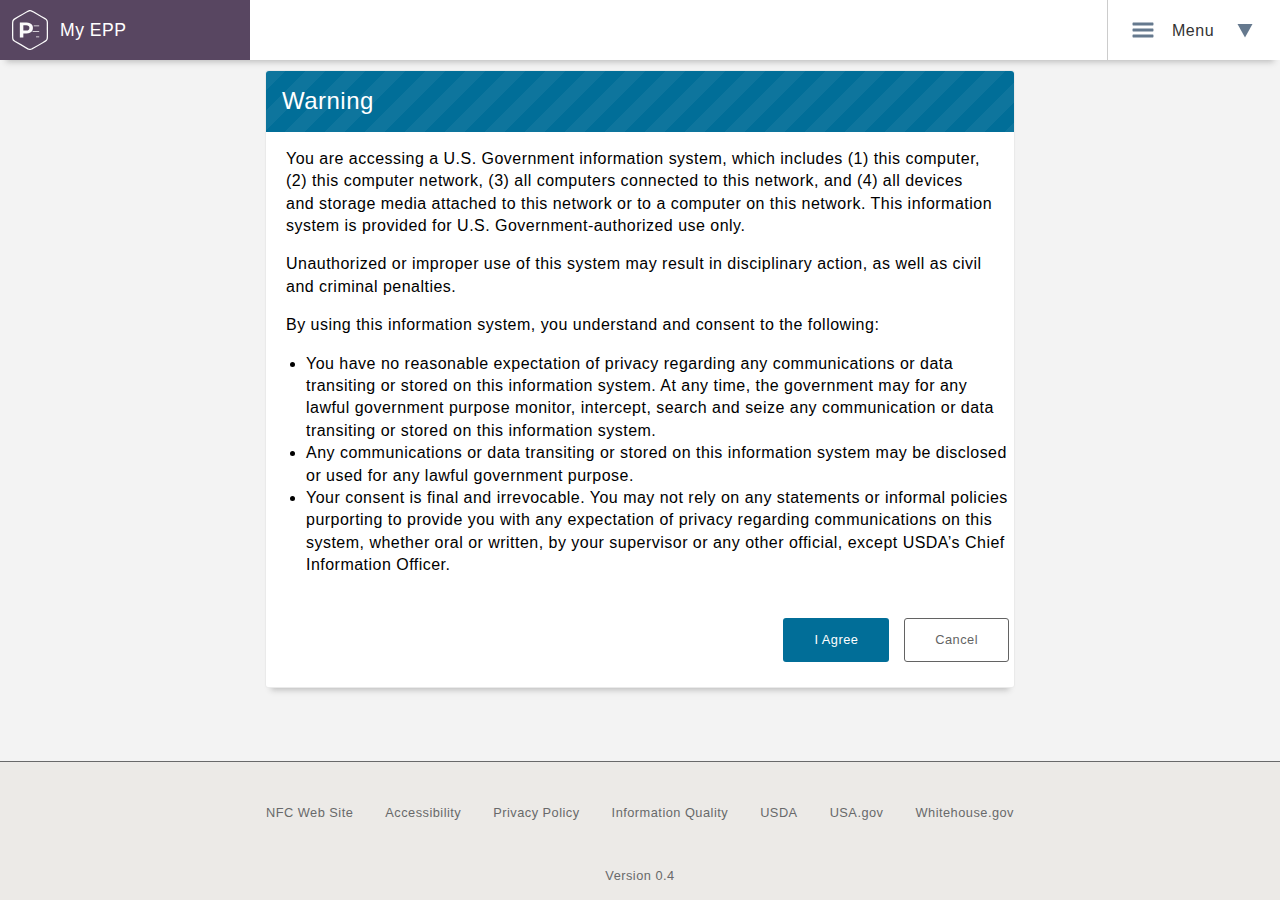
<file: warning.html>
<!DOCTYPE html>
<html lang="en">
<head>
    <meta charset="utf-8">
    <meta http-equiv="X-UA-Compatible" content="IE=edge">
    <title>My EPP</title>
	<meta name="viewport" content="width=device-width, initial-scale=1">
    <meta name="theme-color" content="#4e4653">
    <link rel="manifest" href="/manifest.json">
    <meta name="apple-mobile-web-app-capable" content="yes">
    <meta name="apple-mobile-web-app-status-bar-style" content="black">
    <meta name="apple-mobile-web-app-title" content="My EPP">
    <link rel="apple-touch-icon" href="/img/app-icons/apple-icon.png">
    <link href="/css/nfc.framework.css" type="text/css" rel="stylesheet">
    <link href="/css/theme.css" type="text/css" rel="stylesheet">

</head>
<body>
	<a href="#nav" class="skip-content" id="skipheader">Skip to Navigation</a>
    <a href="#main" class="skip-content" id="skipnav">Skip to Main Content</a>
	<header class="header">
		<h1 class="header__logo align--left">
			<svg class="logo__icon" viewBox="0 0 20 20" role="presentation">
				<path fill="#FBFBFB" d="M18.993 10.016c0 1.257.01 2.514-.004 3.77-.009.822-.316 1.508-1.017 1.981-.208.14-.415.284-.632.409a2108.75 2108.75 0 0 1-5.638 3.252c-.472.271-.951.558-1.51.571a3.23 3.23 0 0 1-.998-.151c-.296-.089-.575-.25-.846-.406a1242.294 1242.294 0 0 1-5.709-3.296 7.121 7.121 0 0 1-.761-.517c-.551-.424-.806-1.008-.832-1.687a65.53 65.53 0 0 1-.039-2.261 519.97 519.97 0 0 1 .003-4.837c.002-.389.032-.782.093-1.166.097-.612.442-1.087.957-1.414a62.701 62.701 0 0 1 2.118-1.269c1.399-.814 2.796-1.631 4.209-2.42A5.413 5.413 0 0 1 9.695.046c.533-.133 1.054.04 1.527.303.811.449 1.616.912 2.42 1.374 1.252.719 2.502 1.442 3.752 2.166.193.112.378.238.563.362.707.476 1.026 1.163 1.034 1.994.012 1.257.002 2.514.002 3.771zm-.619.017h-.024c0-1.264.005-2.527-.002-3.791-.004-.608-.226-1.116-.75-1.461-.216-.142-.43-.286-.653-.415a1541.308 1541.308 0 0 0-5.566-3.21 8.242 8.242 0 0 0-.846-.41A1.291 1.291 0 0 0 9.494.742a8.078 8.078 0 0 0-.863.419c-1.441.824-2.88 1.654-4.315 2.489-.651.379-1.298.766-1.934 1.168-.398.252-.623.635-.683 1.103-.031.242-.05.486-.051.73-.005 1.201-.003 2.402-.002 3.603 0 1.089.012 2.179-.003 3.268-.012.875.311 1.543 1.101 1.959.092.049.179.109.269.162 1.662.958 3.323 1.918 4.987 2.873.411.236.826.466 1.247.683.497.256 1.005.254 1.508.008.2-.098.401-.196.594-.307 1.693-.975 3.386-1.95 5.074-2.932.44-.256.872-.526 1.291-.814.349-.24.548-.593.59-1.018.033-.326.061-.653.064-.98.011-1.042.006-2.082.006-3.123z"/><path fill="#FBFBFB" d="M12.952 10.9c-.474 0-.949-.001-1.423.001-.139 0-.258-.026-.265-.194-.007-.186.121-.209.267-.209h2.825c.143 0 .279.015.276.201-.003.179-.133.203-.279.202-.466-.002-.933-.001-1.401-.001zM13.223 8.175c-.369 0-.739-.003-1.108.002-.151.002-.281-.043-.289-.201-.008-.169.127-.209.275-.209l2.258.001c.141 0 .28.02.274.205-.006.175-.136.204-.281.204-.376-.003-.753-.002-1.129-.002zM13.809 13.632h-.606c-.128 0-.219-.049-.22-.191-.001-.15.09-.209.228-.209h1.19c.14 0 .23.062.232.208.002.157-.107.194-.24.193l-.584-.001c0 .001 0 0 0 0zM9.933 6.596c.492.223.872.539 1.138.949.266.41.399.895.399 1.456 0 .554-.133 1.037-.399 1.451a2.54 2.54 0 0 1-1.138.949c-.492.219-1.073.329-1.741.329H6.671v2.082H4.924v-7.55h3.268c.668-.001 1.249.111 1.741.334zm-.641 3.37c.273-.226.41-.548.41-.965 0-.424-.137-.75-.41-.976-.273-.226-.672-.34-1.197-.34H6.671v2.621h1.424c.524 0 .923-.113 1.197-.34z"/>
			</svg>
			<span class="logo__text">My EPP</span>
	   </h1>

	   <div class="header__menu float--right">

			<select id="dd__menu" data-update="false">
				<option value="" selected disabled data-svg="framework_svg_menu">Menu</option>
				<option value="contact" data-svg="framework_svg_mail">Contact</option>
				<option value="help" data-svg="framework_svg_help">Help</option>
			</select>

		</div>

	</header>
	<main class="layout--one-column" role="main">
    
    <div class="card">
        	<h2 class="card__heading heading--striped heading--striped-blue heading--small">Warning</h2>
            <p>You are accessing a U.S. Government information system, which includes (1) this computer, (2) this computer network, (3) all computers connected to this network, and (4) all devices and storage media attached to this network or to a computer on this network. This information system is provided for U.S. Government-authorized use only.</p>
            <p>Unauthorized or improper use of this system may result in disciplinary action, as well as civil and criminal penalties.</p>
            <p>By using this information system, you understand and consent to the following:</p>
            <ul>
                <li>You have no reasonable expectation of privacy regarding any communications or data transiting or stored on this information system. At any time, the government may for any lawful government purpose monitor, intercept, search and seize any communication or data transiting or stored on this information system.</li>
                <li>Any communications or data transiting or stored on this information system may be disclosed or used for any lawful government purpose.</li>
                <li>Your consent is final and irrevocable. You may not rely on any statements or informal policies purporting to provide you with any expectation of privacy regarding communications on this system, whether oral or written, by your supervisor or any other official, except USDA’s Chief Information Officer.</li>
            </ul>
            <div class="button-group align--right">
            	<a href="main.html" class="button button--blue">I Agree</a>
            	<a href="index.php" class="button button--gray">Cancel</a>
			</div>
            
    </div>
    </main>
    <footer id="footer" class="footer">
        <ul class="footer__menu">
			<li class="footer__menu__item"><a href="https://nfc.usda.gov/">NFC Web Site</a></li>
            <li class="footer__menu__item"><a href="https://nfc.usda.gov/AdditionalResources/accessibility.php" target="_blank">Accessibility</a></li>
            <li class="footer__menu__item"><a href="https://www.nfc.usda.gov/AdditionalResources/privacy_policy.php">Privacy Policy</a></li>
            <li class="footer__menu__item"><a href="https://www.nfc.usda.gov/AdditionalResources/information_quality.php" target="_blank">Information Quality</a></li>
            <li class="footer__menu__item"><a href="https://www.usda.gov" target="_blank">USDA</a></li>
            <li class="footer__menu__item"><a href="http://www.usa.gov" target="_blank">USA.gov</a></li>
	        <li class="footer__menu__item"><a href="https://www.whitehouse.gov" target="_blank">Whitehouse.gov</a></li>
        </ul>

    </footer>
	<script src="/js/jquery-3.4.1.min.js"></script>
	<script src="/js/nfc.framework.js"></script>
	<script src="/js/epp.js"></script>
</body>
</html>
</file>
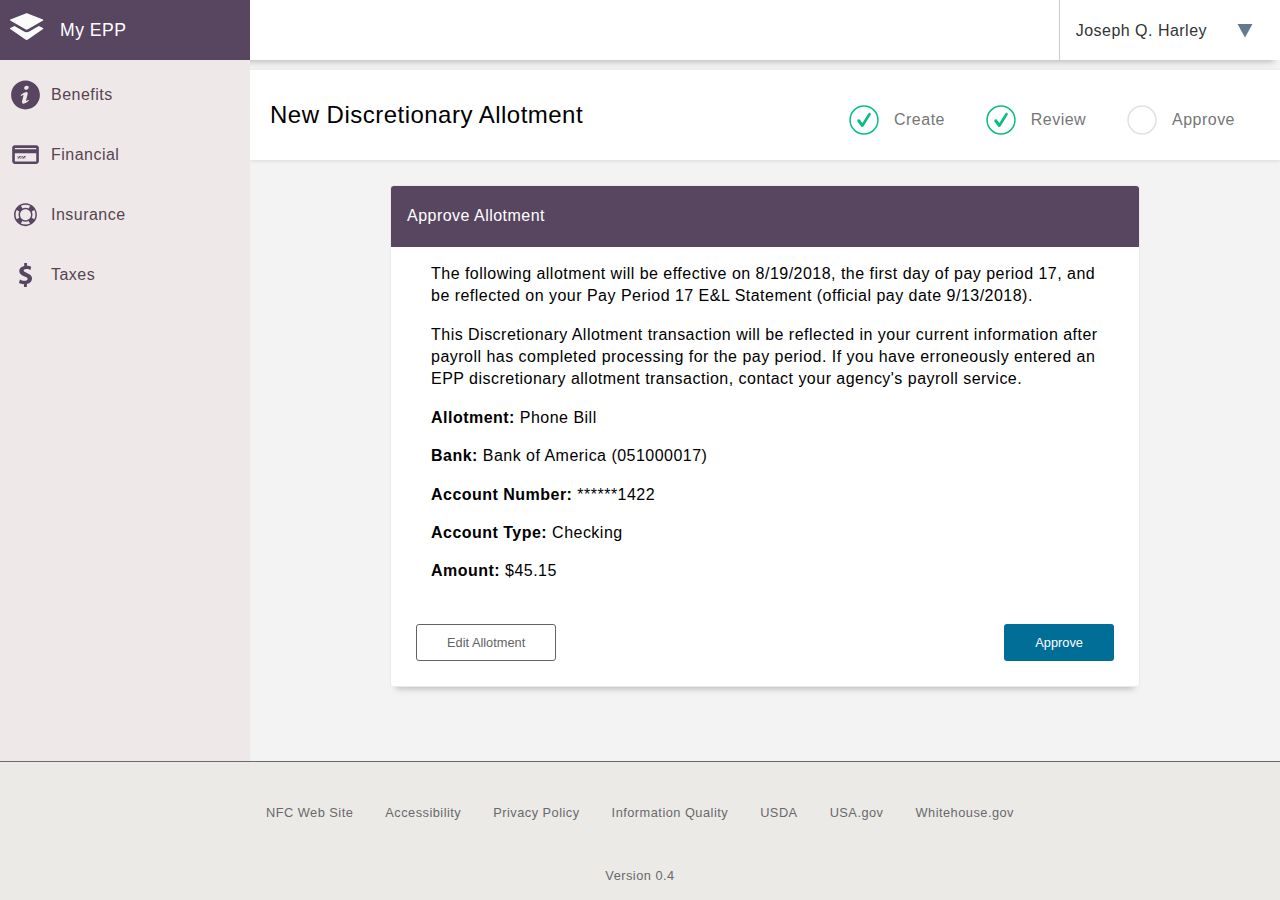
<file: financial/discretionary/discretionary_approve.html>
<!DOCTYPE html>
<html lang="en">
<head>
    <meta charset="utf-8">
    <meta http-equiv="X-UA-Compatible" content="IE=edge">
    <title>New Discretionary Allotment | My EPP</title>
	<meta name="viewport" content="width=device-width, initial-scale=1">
    <meta name="theme-color" content="#4e4653">
    <link rel="manifest" href="/manifest.json">
    <meta name="apple-mobile-web-app-capable" content="yes">
    <meta name="apple-mobile-web-app-status-bar-style" content="black">
    <meta name="apple-mobile-web-app-title" content="My EPP">
    <link rel="apple-touch-icon" href="/img/app-icons/512.png">
    <link href="/css/nfc.framework.css" type="text/css" rel="stylesheet">
    <link href="/css/theme.css" type="text/css" rel="stylesheet">
</head>
<body>
	<a href="#nav" class="skip-content" id="skipheader">Skip to Navigation</a>
    <a href="#main" class="skip-content" id="skipnav">Skip to Main Content</a>
	<header class="header">
		<h1 class="header__logo align--left">
			<svg class="logo__icon" viewBox="0 0 24 24" role="presentation">
				<path fill="#FBFBFB" d="M9.248,11.601c0.45,0.313,1.05,0.313,1.5,0l9.088-5.281c0.236-0.164,0.21-0.518-0.048-0.646l-9.205-3.537
					c-0.368-0.183-0.802-0.183-1.17,0L0.208,5.674C-0.05,5.801-0.076,6.156,0.16,6.32L9.248,11.601z M19.788,10.811l-2.486-1.233
					l-5.725,3.327c-0.469,0.309-1.014,0.471-1.579,0.471s-1.11-0.163-1.579-0.471L2.698,9.576l-2.49,1.234
					c-0.258,0.128-0.284,0.482-0.048,0.646l9.088,6.309c0.45,0.313,1.05,0.313,1.5,0l9.088-6.309
					C20.072,11.293,20.046,10.939,19.788,10.811z"/>
			</svg>
			<span class="logo__text">My EPP</span>
	   </h1>
	   <div class="header__menu">

			<select id="dd__menu" data-update="false" data-icon="JH">
				<option value="" selected disabled>Joseph Q. Harley</option>
				<option value="home" data-href="/main.html" data-svg="framework_svg_home">Home</option>
				<option value="calendar" data-href="/calendar/epp.php" data-svg="framework_svg_calendar">Payroll Calendar</option>
				<option value="settings" data-svg="framework_svg_settings" data-href="settings.html">Settings</option>
				<option value="contact" data-svg="framework_svg_mail">Contact</option>
				<option value="help" data-svg="framework_svg_help">Help</option>
				<option value="logout" class="custom-select__divider" data-svg="framework_svg_logout">Logout</option>
			</select>

		</div>

	</header>
	<nav id="nav" class="menu__container">
	   <dl class="menu" role="menu">
                <dt role="menuitem" aria-expanded="false" class="menu__item" tabindex="0"><svg class="icon" role="presentation"><use xlink:href="#framework_svg_info" /></svg><span class="menu__item__label">Benefits</span></dt>
                <dd>
                	<dl role="menu" class="submenu">
                    	<dt class="submenu__label">Benefits</dt>
                        	<dd class="submenu__item"><a href="#">Benefits Statement</a></dd>
							<dd class="submenu__item"><a href="#">Leave</a></dd>
                            <dd class="submenu__item"><a href="#">Thrift Savings Plan</a></dd>
							<dd class="submenu__item"><a href="#">TSP Catchup</a></dd>
                    </dl>
                </dd>
                
                <dt role="menuitem" aria-expanded="false" class="menu__item" tabindex="0"><svg class="icon" role="presentation"><use xlink:href="#framework_svg_payment" /></svg><span class="menu__item__label">Financial</span></dt>
                <dd>
                	<dl role="menu" class="submenu">
                    	<dt class="submenu__label">Financial</dt>
							<dd class="submenu__item"><a href="#">Debt Managment</a></dd>
                        	<dd class="submenu__item"><a href="#">Direct Deposit</a></dd>
							<dd class="submenu__item"><a href="index.html">Discretionary Allotments</a></dd>
                            <dd class="submenu__item"><a href="../earnings/"><abbr title="Earnings and Leave">E&amp;L</abbr> Statement</a></dd>
                            <dd class="submenu__item"><a href="#">Financial Allotments</a></dd>
                            <dd class="submenu__item"><a href="#">OGE-278</a></dd>
                            <dd class="submenu__item"><a href="#">Travel</a></dd>
                            <dd class="submenu__item"><a href="#">W-2</a></dd>
                    </dl>
                </dd>
                
                <dt role="menuitem" aria-expanded="false" class="menu__item" tabindex="0"><svg class="icon" role="presentation"><use xlink:href="#framework_svg_benefits" /></svg><span class="menu__item__label">Insurance</span></dt>
                <dd>
                	<dl role="menu" class="submenu">
                    	<dt class="submenu__label">Insurance</dt>
                        	<dd class="submenu__item"><a href="#">Health Insurance</a></dd>
                            <dd class="submenu__item"><a href="#">Health Savings Account</a></dd>
                            <dd class="submenu__item"><a href="#">1095-C</a></dd>
                    </dl>
                </dd>

                <dt role="menuitem" aria-expanded="false" class="menu__item" tabindex="0"><svg class="icon" role="presentation"><use xlink:href="#framework_svg_money" /></svg><span class="menu__item__label">Taxes</span></dt>
                <dd>
                	<dl role="menu" class="submenu">
                    	<dt class="submenu__label">Taxes</dt>
                        	<dd class="submenu__item"><a href="#">Federal Tax (W-4)</a></dd>
                            <dd class="submenu__item"><a href="#">State Tax</a></dd>
                    </dl>
                </dd>
                
                
		</dl>
	</nav>
	<main class="layout--two-column" id="main">
		<div class="page__header">
			<h2 class="heading--small">New Discretionary Allotment</h2>
			<ul class="form__steps">
				<li class="form__steps__step form__steps__step--complete">
					<svg role="img" aria-label="Completed" class="form__steps__step__icon" viewBox="0 0 20 20"><path class="check" d="M8.8,14.7c-0.3,0-0.5-0.1-0.7-0.4l-2.4-3.2c-0.3-0.4-0.2-1,0.2-1.4c0.4-0.3,1-0.2,1.4,0.2l1.6,2.1l4-6.4
		c0.2-0.4,0.8-0.5,1.2-0.3c0.5,0.3,0.6,0.9,0.3,1.3l-4.7,7.6C9.5,14.5,9.2,14.7,8.8,14.7L8.8,14.7z"></path><circle class="circle" cx="10" cy="10" r="9.3"></circle></svg>
					<span class="form__steps__step__label">Create</span>
				</li>
				<li class="form__steps__step form__steps__step--complete">
					<svg role="img" aria-label="Completed" class="form__steps__step__icon" viewBox="0 0 20 20"><path class="check" d="M8.8,14.7c-0.3,0-0.5-0.1-0.7-0.4l-2.4-3.2c-0.3-0.4-0.2-1,0.2-1.4c0.4-0.3,1-0.2,1.4,0.2l1.6,2.1l4-6.4
		c0.2-0.4,0.8-0.5,1.2-0.3c0.5,0.3,0.6,0.9,0.3,1.3l-4.7,7.6C9.5,14.5,9.2,14.7,8.8,14.7L8.8,14.7z"></path><circle class="circle" cx="10" cy="10" r="9.3"></circle></svg>
					<span class="form__steps__step__label">Review</span>
				</li>
				<li class="form__steps__step">
					<svg role="img" aria-label="Incomplete" class="form__steps__step__icon" viewBox="0 0 20 20"><path class="check" d="M8.8,14.7c-0.3,0-0.5-0.1-0.7-0.4l-2.4-3.2c-0.3-0.4-0.2-1,0.2-1.4c0.4-0.3,1-0.2,1.4,0.2l1.6,2.1l4-6.4
		c0.2-0.4,0.8-0.5,1.2-0.3c0.5,0.3,0.6,0.9,0.3,1.3l-4.7,7.6C9.5,14.5,9.2,14.7,8.8,14.7L8.8,14.7z"></path><circle class="circle" cx="10" cy="10" r="9.3"></circle></svg>
					<span class="form__steps__step__label">Approve</span>
				</li>
			</ul>
		</div>
		
		<div class="card">
			<h3 class="card__heading">Approve Allotment</h3>
			<form action="" method="post" style="padding: 0 20px;">
				<p>The following allotment will be effective on 8/19/2018, the first day of pay period 17, and be reflected on your Pay Period 17 E&amp;L Statement (official pay date 9/13/2018).</p>
				<p>This Discretionary Allotment transaction will be reflected in your current information after payroll has completed processing for the pay period. If you have erroneously entered an EPP discretionary allotment transaction, contact your agency's payroll service.</p>
				<p><strong>Allotment:</strong> Phone Bill</p>
				<p><strong>Bank:</strong> Bank of America (051000017)</p>
				<p><strong>Account Number:</strong> ******1422</p>
				<p><strong>Account Type:</strong> Checking</p>
				<p><strong>Amount:</strong> $45.15</p>
			
			<div class="button-group button-group--directional">
				<button id="edit_allotment" type="reset" class="button button--gray">Edit Allotment</button>
				<button type="submit" class="button button--blue">Approve</button>
			</div>
			</form>
		</div>
	</main>
    <footer id="footer" class="footer">
        <ul class="footer__menu">
			<li class="footer__menu__item"><a href="https://nfc.usda.gov/">NFC Web Site</a></li>
            <li class="footer__menu__item"><a href="https://nfc.usda.gov/AdditionalResources/accessibility.php" target="_blank">Accessibility</a></li>
            <li class="footer__menu__item"><a href="https://www.nfc.usda.gov/AdditionalResources/privacy_policy.php">Privacy Policy</a></li>
            <li class="footer__menu__item"><a href="https://www.nfc.usda.gov/AdditionalResources/information_quality.php" target="_blank">Information Quality</a></li>
            <li class="footer__menu__item"><a href="https://www.usda.gov" target="_blank">USDA</a></li>
            <li class="footer__menu__item"><a href="http://www.usa.gov" target="_blank">USA.gov</a></li>
	        <li class="footer__menu__item"><a href="https://www.whitehouse.gov" target="_blank">Whitehouse.gov</a></li>
        </ul>

    </footer>
	<script src="/js/jquery-3.4.1.min.js"></script>
	<script src="/js/nfc.framework.js"></script>
    <script src="/js/epp.js"></script>
</body>
</html>
</file>
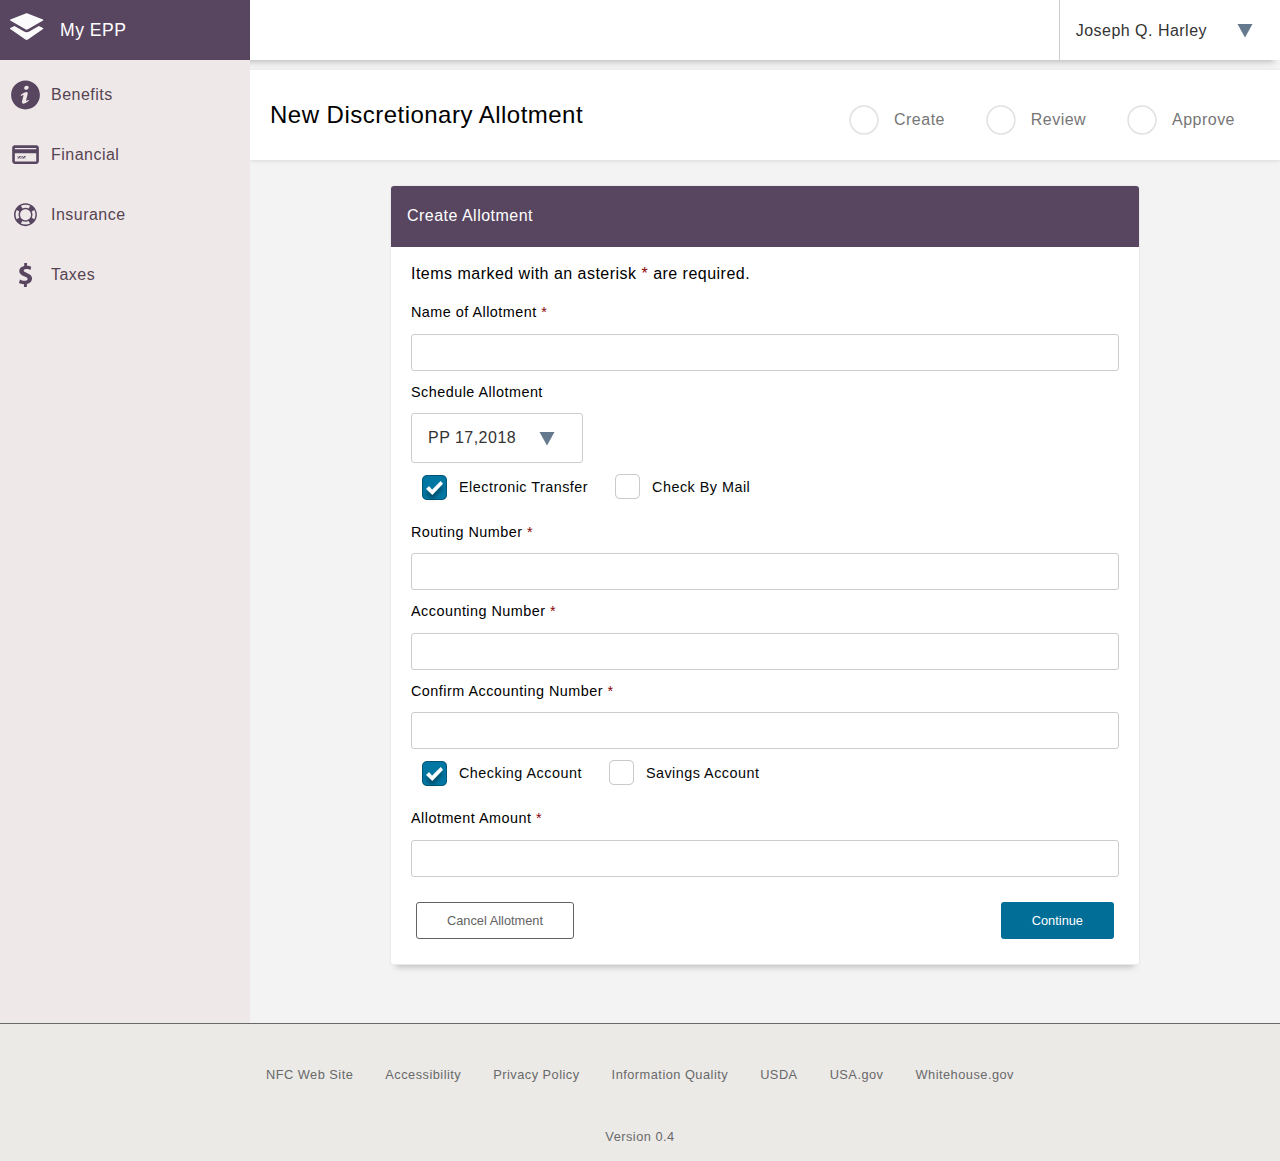
<file: financial/discretionary/discretionary_new.html>
<!DOCTYPE html>
<html lang="en">
<head>
    <meta charset="utf-8">
    <meta http-equiv="X-UA-Compatible" content="IE=edge">
    <title>New Discretionary Allotment | My EPP</title>
	<meta name="viewport" content="width=device-width, initial-scale=1">
    <meta name="theme-color" content="#4e4653">
    <link rel="manifest" href="/manifest.json">
    <meta name="apple-mobile-web-app-capable" content="yes">
    <meta name="apple-mobile-web-app-status-bar-style" content="black">
    <meta name="apple-mobile-web-app-title" content="My EPP">
    <link rel="apple-touch-icon" href="/img/app-icons/512.png">
    <link href="/css/nfc.framework.css" type="text/css" rel="stylesheet">
    <link href="/css/theme.css" type="text/css" rel="stylesheet">
</head>
<body>
	<a href="#nav" class="skip-content" id="skipheader">Skip to Navigation</a>
    <a href="#main" class="skip-content" id="skipnav">Skip to Main Content</a>
	<header class="header">
		<h1 class="header__logo align--left">
			<svg class="logo__icon" viewBox="0 0 24 24" role="presentation">
				<path fill="#FBFBFB" d="M9.248,11.601c0.45,0.313,1.05,0.313,1.5,0l9.088-5.281c0.236-0.164,0.21-0.518-0.048-0.646l-9.205-3.537
					c-0.368-0.183-0.802-0.183-1.17,0L0.208,5.674C-0.05,5.801-0.076,6.156,0.16,6.32L9.248,11.601z M19.788,10.811l-2.486-1.233
					l-5.725,3.327c-0.469,0.309-1.014,0.471-1.579,0.471s-1.11-0.163-1.579-0.471L2.698,9.576l-2.49,1.234
					c-0.258,0.128-0.284,0.482-0.048,0.646l9.088,6.309c0.45,0.313,1.05,0.313,1.5,0l9.088-6.309
					C20.072,11.293,20.046,10.939,19.788,10.811z"/>
			</svg>
			<span class="logo__text">My EPP</span>
	   </h1>
	   <div class="header__menu">

			<select id="dd__menu" data-update="false" data-icon="JH">
				<option value="" selected disabled>Joseph Q. Harley</option>
				<option value="home" data-href="/main.html" data-svg="framework_svg_home">Home</option>
				<option value="calendar" data-href="/calendar/epp.php" data-svg="framework_svg_calendar">Payroll Calendar</option>
				<option value="settings" data-svg="framework_svg_settings" data-href="settings.html">Settings</option>
				<option value="contact" data-svg="framework_svg_mail">Contact</option>
				<option value="help" data-svg="framework_svg_help">Help</option>
				<option value="logout" class="custom-select__divider" data-svg="framework_svg_logout">Logout</option>
			</select>

		</div>

	</header>
	<nav id="nav" class="menu__container">
	   <dl class="menu" role="menu">
                <dt role="menuitem" aria-expanded="false" class="menu__item" tabindex="0"><svg class="icon" role="presentation"><use xlink:href="#framework_svg_info" /></svg><span class="menu__item__label">Benefits</span></dt>
                <dd>
                	<dl role="menu" class="submenu">
                    	<dt class="submenu__label">Benefits</dt>
                        	<dd class="submenu__item"><a href="#">Benefits Statement</a></dd>
							<dd class="submenu__item"><a href="#">Leave</a></dd>
                            <dd class="submenu__item"><a href="#">Thrift Savings Plan</a></dd>
							<dd class="submenu__item"><a href="#">TSP Catchup</a></dd>
                    </dl>
                </dd>
                
                <dt role="menuitem" aria-expanded="false" class="menu__item" tabindex="0"><svg class="icon" role="presentation"><use xlink:href="#framework_svg_payment" /></svg><span class="menu__item__label">Financial</span></dt>
                <dd>
                	<dl role="menu" class="submenu">
                    	<dt class="submenu__label">Financial</dt>
							<dd class="submenu__item"><a href="#">Debt Managment</a></dd>
                        	<dd class="submenu__item"><a href="#">Direct Deposit</a></dd>
							<dd class="submenu__item"><a href="index.html">Discretionary Allotments</a></dd>
                            <dd class="submenu__item"><a href="../earnings/"><abbr title="Earnings and Leave">E&amp;L</abbr> Statement</a></dd>
                            <dd class="submenu__item"><a href="#">Financial Allotments</a></dd>
                            <dd class="submenu__item"><a href="#">OGE-278</a></dd>
                            <dd class="submenu__item"><a href="#">Travel</a></dd>
                            <dd class="submenu__item"><a href="#">W-2</a></dd>
                    </dl>
                </dd>
                
                <dt role="menuitem" aria-expanded="false" class="menu__item" tabindex="0"><svg class="icon" role="presentation"><use xlink:href="#framework_svg_benefits" /></svg><span class="menu__item__label">Insurance</span></dt>
                <dd>
                	<dl role="menu" class="submenu">
                    	<dt class="submenu__label">Insurance</dt>
                        	<dd class="submenu__item"><a href="#">Health Insurance</a></dd>
                            <dd class="submenu__item"><a href="#">Health Savings Account</a></dd>
                            <dd class="submenu__item"><a href="#">1095-C</a></dd>
                    </dl>
                </dd>

                <dt role="menuitem" aria-expanded="false" class="menu__item" tabindex="0"><svg class="icon" role="presentation"><use xlink:href="#framework_svg_money" /></svg><span class="menu__item__label">Taxes</span></dt>
                <dd>
                	<dl role="menu" class="submenu">
                    	<dt class="submenu__label">Taxes</dt>
                        	<dd class="submenu__item"><a href="#">Federal Tax (W-4)</a></dd>
                            <dd class="submenu__item"><a href="#">State Tax</a></dd>
                    </dl>
                </dd>
                
                
		</dl>
	</nav>
	<main class="layout--two-column" id="main">
		<div class="page__header">
			<h2 class="heading--small">New Discretionary Allotment</h2>
			<ul class="form__steps">
				<li class="form__steps__step">
					<svg role="img" aria-label="Incomplete" class="form__steps__step__icon" viewBox="0 0 20 20"><path class="check" d="M8.8,14.7c-0.3,0-0.5-0.1-0.7-0.4l-2.4-3.2c-0.3-0.4-0.2-1,0.2-1.4c0.4-0.3,1-0.2,1.4,0.2l1.6,2.1l4-6.4
		c0.2-0.4,0.8-0.5,1.2-0.3c0.5,0.3,0.6,0.9,0.3,1.3l-4.7,7.6C9.5,14.5,9.2,14.7,8.8,14.7L8.8,14.7z"></path><circle class="circle" cx="10" cy="10" r="9.3"></circle></svg>
					<span class="form__steps__step__label">Create</span>
				</li>
				<li class="form__steps__step">
					<svg role="img" aria-label="Incomplete" class="form__steps__step__icon" viewBox="0 0 20 20"><path class="check" d="M8.8,14.7c-0.3,0-0.5-0.1-0.7-0.4l-2.4-3.2c-0.3-0.4-0.2-1,0.2-1.4c0.4-0.3,1-0.2,1.4,0.2l1.6,2.1l4-6.4
		c0.2-0.4,0.8-0.5,1.2-0.3c0.5,0.3,0.6,0.9,0.3,1.3l-4.7,7.6C9.5,14.5,9.2,14.7,8.8,14.7L8.8,14.7z"></path><circle class="circle" cx="10" cy="10" r="9.3"></circle></svg>
					<span class="form__steps__step__label">Review</span>
				</li>
				<li class="form__steps__step">
					<svg role="img" aria-label="Incomplete" class="form__steps__step__icon" viewBox="0 0 20 20"><path class="check" d="M8.8,14.7c-0.3,0-0.5-0.1-0.7-0.4l-2.4-3.2c-0.3-0.4-0.2-1,0.2-1.4c0.4-0.3,1-0.2,1.4,0.2l1.6,2.1l4-6.4
		c0.2-0.4,0.8-0.5,1.2-0.3c0.5,0.3,0.6,0.9,0.3,1.3l-4.7,7.6C9.5,14.5,9.2,14.7,8.8,14.7L8.8,14.7z"></path><circle class="circle" cx="10" cy="10" r="9.3"></circle></svg>
					<span class="form__steps__step__label">Approve</span>
				</li>
			</ul>
		</div>
		
		<div class="card">
			<h3 class="card__heading">Create Allotment</h3>
			<p>Items marked with an asterisk <span class="required">*</span> are required.</p>
			<form action="discretionary_review.html" method="post" style="padding: 0 20px;">
			<label for="allotment_name">Name of Allotment <abbr title="Required" class="required">*</abbr></label>
			<input type="text" id="allotment_name" name="allotment_name" autocomplete="off" />
			
			<label for="allotment_schedule">Schedule Allotment</label>	
			<select id="allotment_schedule" name="allotment_schedule">
				<option selected="selected" value="201817">PP 17,2018</option>
				<option value="201819">PP 19,2018</option>
				<option value="201821">PP 21,2018</option>
				<option value="201823">PP 23,2018</option>
			</select>
			
			<div style="display: flex">
				<input type="radio" id="eft" name="payment" checked value="eft" class="list__input" />
				<label for="eft" class="list__option">Electronic Transfer</label>

				<input type="radio" id="check" name="payment" value="check" class="list__input" />
				<label for="check" class="list__option">Check By Mail</label>
			</div>
			<div class="payment_section eft">
				
				<label for="routing_number">Routing Number <abbr title="Required" class="required">*</abbr></label>
				<input type="number" id="routing_number" name="routing_number" autocomplete="off" />
					
				<label for="accounting_number">Accounting Number <abbr title="Required" class="required">*</abbr></label>
				<input type="number" id="accounting_number" name="accounting_number" autocomplete="off" />

				<label for="confirm_accounting_number">Confirm Accounting Number <abbr title="Required" class="required">*</abbr></label>
				<input type="number" id="confirm_accounting_number" name="confirm_accounting_number" autocomplete="off" />
					
				<div style="display: flex">
					<input type="radio" id="checking_account" checked name="account_type" value="checking" class="list__input" />
					<label for="checking_account" class="list__option">Checking Account</label>

					<input type="radio" id="savings_account" name="account_type" value="savings" class="list__input" />
					<label for="savings_account" class="list__option">Savings Account</label>
				</div>
			</div>
			<div class="payment_section check">
				<label for="check_name">Name <abbr title="Required" class="required">*</abbr></label>
				<input type="text" id="check_name" name="check_name" autocomplete="off" />
				
				<label for="check_address">Address <abbr title="Required" class="required">*</abbr></label>
				<input type="text" id="check_address" name="check_address" autocomplete="off" />
				
				<label for="check_city">City <abbr title="Required" class="required">*</abbr></label>
				<input type="text" id="check_city" name="check_city" autocomplete="off" />
				
				<label for="check_state">State <abbr title="Required" class="required">*</abbr></label>
				<input type="text" id="check_state" name="check_state" autocomplete="off" />
				
				<label for="check_zip">Zip Code <abbr title="Required" class="required">*</abbr></label>
				<input type="number" step="1" id="check_zip" name="check_zip" autocomplete="off" />
			</div>
				
			<label for="allotment_amount">Allotment Amount <abbr title="Required" class="required">*</abbr></label>
			<input type="number" id="allotment_amount" name="allotment_amount" autocomplete="off" />
			
			<div class="button-group button-group--directional">
				<button type="reset" class="button button--gray">Cancel Allotment</button>
				<button type="submit" class="button button--blue">Continue</button>
			</div>
			</form>
		</div>
	</main>
    <footer id="footer" class="footer">
        <ul class="footer__menu">
			<li class="footer__menu__item"><a href="https://nfc.usda.gov/">NFC Web Site</a></li>
            <li class="footer__menu__item"><a href="https://nfc.usda.gov/AdditionalResources/accessibility.php" target="_blank">Accessibility</a></li>
            <li class="footer__menu__item"><a href="https://www.nfc.usda.gov/AdditionalResources/privacy_policy.php">Privacy Policy</a></li>
            <li class="footer__menu__item"><a href="https://www.nfc.usda.gov/AdditionalResources/information_quality.php" target="_blank">Information Quality</a></li>
            <li class="footer__menu__item"><a href="https://www.usda.gov" target="_blank">USDA</a></li>
            <li class="footer__menu__item"><a href="http://www.usa.gov" target="_blank">USA.gov</a></li>
	        <li class="footer__menu__item"><a href="https://www.whitehouse.gov" target="_blank">Whitehouse.gov</a></li>
        </ul>

    </footer>
	<script src="/js/jquery-3.4.1.min.js"></script>
	<script src="/js/nfc.framework.js"></script>
    <script src="/js/epp.js"></script>
</body>
</html>
</file>
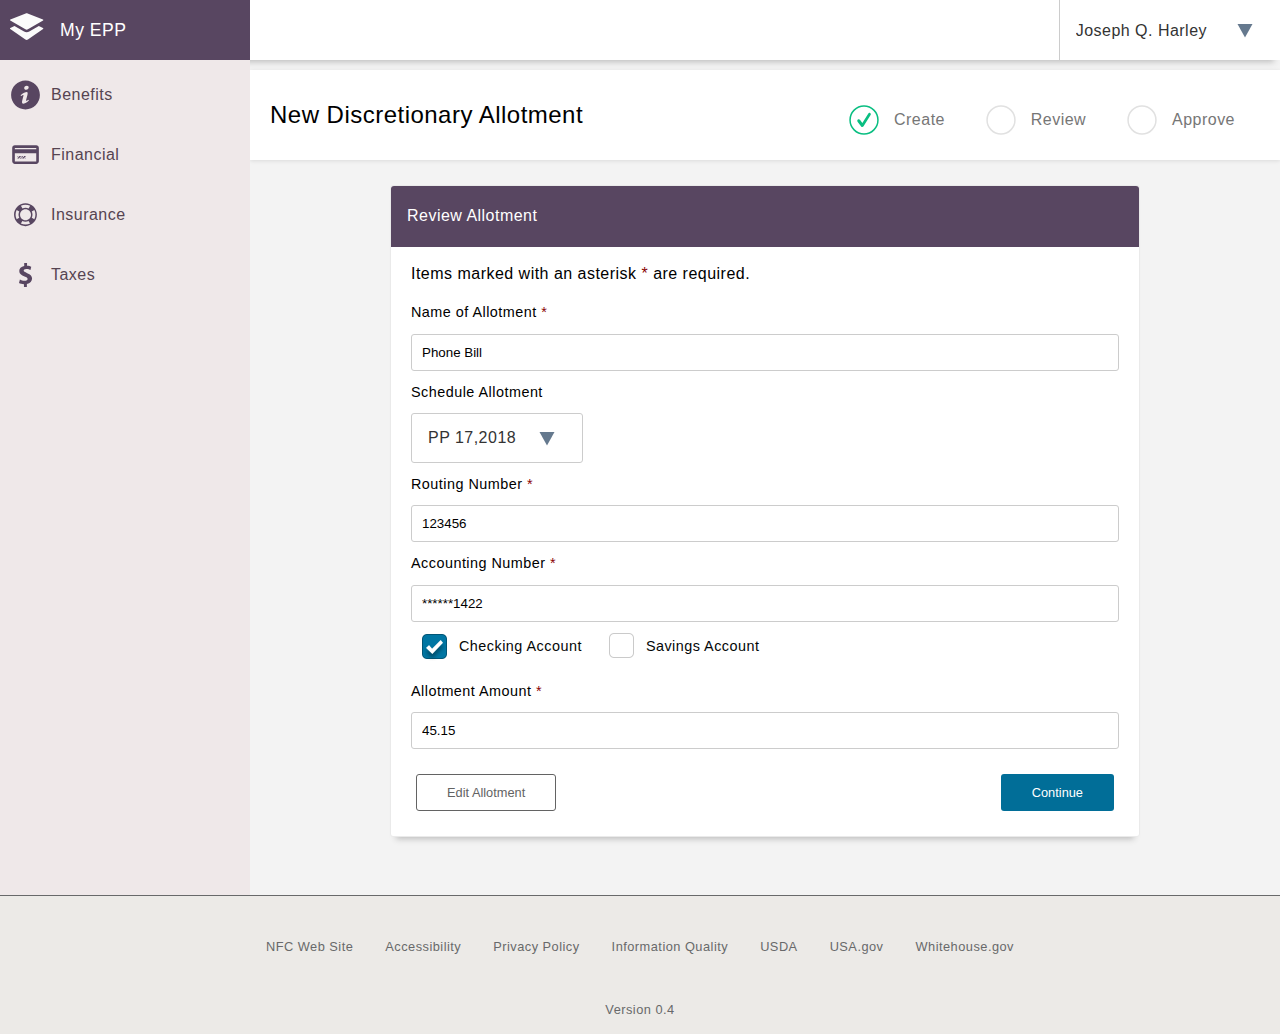
<file: financial/discretionary/discretionary_review.html>
<!DOCTYPE html>
<html lang="en">
<head>
    <meta charset="utf-8">
    <meta http-equiv="X-UA-Compatible" content="IE=edge">
    <title>New Discretionary Allotment | My EPP</title>
	<meta name="viewport" content="width=device-width, initial-scale=1">
    <meta name="theme-color" content="#4e4653">
    <link rel="manifest" href="/manifest.json">
    <meta name="apple-mobile-web-app-capable" content="yes">
    <meta name="apple-mobile-web-app-status-bar-style" content="black">
    <meta name="apple-mobile-web-app-title" content="My EPP">
    <link rel="apple-touch-icon" href="/img/app-icons/512.png">
    <link href="/css/nfc.framework.css" type="text/css" rel="stylesheet">
    <link href="/css/theme.css" type="text/css" rel="stylesheet">
</head>
<body>
	<a href="#nav" class="skip-content" id="skipheader">Skip to Navigation</a>
    <a href="#main" class="skip-content" id="skipnav">Skip to Main Content</a>
	<header class="header">
		<h1 class="header__logo align--left">
			<svg class="logo__icon" viewBox="0 0 24 24" role="presentation">
				<path fill="#FBFBFB" d="M9.248,11.601c0.45,0.313,1.05,0.313,1.5,0l9.088-5.281c0.236-0.164,0.21-0.518-0.048-0.646l-9.205-3.537
					c-0.368-0.183-0.802-0.183-1.17,0L0.208,5.674C-0.05,5.801-0.076,6.156,0.16,6.32L9.248,11.601z M19.788,10.811l-2.486-1.233
					l-5.725,3.327c-0.469,0.309-1.014,0.471-1.579,0.471s-1.11-0.163-1.579-0.471L2.698,9.576l-2.49,1.234
					c-0.258,0.128-0.284,0.482-0.048,0.646l9.088,6.309c0.45,0.313,1.05,0.313,1.5,0l9.088-6.309
					C20.072,11.293,20.046,10.939,19.788,10.811z"/>
			</svg>
			<span class="logo__text">My EPP</span>
	   </h1>
	   <div class="header__menu">

			<select id="dd__menu" data-update="false" data-icon="JH">
				<option value="" selected disabled>Joseph Q. Harley</option>
				<option value="home" data-href="/main.html" data-svg="framework_svg_home">Home</option>
				<option value="calendar" data-href="/calendar/epp.php" data-svg="framework_svg_calendar">Payroll Calendar</option>
				<option value="settings" data-svg="framework_svg_settings" data-href="settings.html">Settings</option>
				<option value="contact" data-svg="framework_svg_mail">Contact</option>
				<option value="help" data-svg="framework_svg_help">Help</option>
				<option value="logout" class="custom-select__divider" data-svg="framework_svg_logout">Logout</option>
			</select>

		</div>

	</header>
	<nav id="nav" class="menu__container">
	   <dl class="menu" role="menu">
                <dt role="menuitem" aria-expanded="false" class="menu__item" tabindex="0"><svg class="icon" role="presentation"><use xlink:href="#framework_svg_info" /></svg><span class="menu__item__label">Benefits</span></dt>
                <dd>
                	<dl role="menu" class="submenu">
                    	<dt class="submenu__label">Benefits</dt>
                        	<dd class="submenu__item"><a href="#">Benefits Statement</a></dd>
							<dd class="submenu__item"><a href="#">Leave</a></dd>
                            <dd class="submenu__item"><a href="#">Thrift Savings Plan</a></dd>
							<dd class="submenu__item"><a href="#">TSP Catchup</a></dd>
                    </dl>
                </dd>
                
                <dt role="menuitem" aria-expanded="false" class="menu__item" tabindex="0"><svg class="icon" role="presentation"><use xlink:href="#framework_svg_payment" /></svg><span class="menu__item__label">Financial</span></dt>
                <dd>
                	<dl role="menu" class="submenu">
                    	<dt class="submenu__label">Financial</dt>
							<dd class="submenu__item"><a href="#">Debt Managment</a></dd>
                        	<dd class="submenu__item"><a href="#">Direct Deposit</a></dd>
							<dd class="submenu__item"><a href="index.html">Discretionary Allotments</a></dd>
                            <dd class="submenu__item"><a href="../earnings/"><abbr title="Earnings and Leave">E&amp;L</abbr> Statement</a></dd>
                            <dd class="submenu__item"><a href="#">Financial Allotments</a></dd>
                            <dd class="submenu__item"><a href="#">OGE-278</a></dd>
                            <dd class="submenu__item"><a href="#">Travel</a></dd>
                            <dd class="submenu__item"><a href="#">W-2</a></dd>
                    </dl>
                </dd>
                
                <dt role="menuitem" aria-expanded="false" class="menu__item" tabindex="0"><svg class="icon" role="presentation"><use xlink:href="#framework_svg_benefits" /></svg><span class="menu__item__label">Insurance</span></dt>
                <dd>
                	<dl role="menu" class="submenu">
                    	<dt class="submenu__label">Insurance</dt>
                        	<dd class="submenu__item"><a href="#">Health Insurance</a></dd>
                            <dd class="submenu__item"><a href="#">Health Savings Account</a></dd>
                            <dd class="submenu__item"><a href="#">1095-C</a></dd>
                    </dl>
                </dd>

                <dt role="menuitem" aria-expanded="false" class="menu__item" tabindex="0"><svg class="icon" role="presentation"><use xlink:href="#framework_svg_money" /></svg><span class="menu__item__label">Taxes</span></dt>
                <dd>
                	<dl role="menu" class="submenu">
                    	<dt class="submenu__label">Taxes</dt>
                        	<dd class="submenu__item"><a href="#">Federal Tax (W-4)</a></dd>
                            <dd class="submenu__item"><a href="#">State Tax</a></dd>
                    </dl>
                </dd>
                
                
		</dl>
	</nav>
	<main class="layout--two-column" id="main">
		<div class="page__header">
			<h2 class="heading--small">New Discretionary Allotment</h2>
			<ul class="form__steps">
				<li class="form__steps__step form__steps__step--complete">
					<svg role="img" aria-label="Completed" class="form__steps__step__icon" viewBox="0 0 20 20"><path class="check" d="M8.8,14.7c-0.3,0-0.5-0.1-0.7-0.4l-2.4-3.2c-0.3-0.4-0.2-1,0.2-1.4c0.4-0.3,1-0.2,1.4,0.2l1.6,2.1l4-6.4
		c0.2-0.4,0.8-0.5,1.2-0.3c0.5,0.3,0.6,0.9,0.3,1.3l-4.7,7.6C9.5,14.5,9.2,14.7,8.8,14.7L8.8,14.7z"></path><circle class="circle" cx="10" cy="10" r="9.3"></circle></svg>
					<span class="form__steps__step__label">Create</span>
				</li>
				<li class="form__steps__step">
					<svg role="img" aria-label="Incomplete" class="form__steps__step__icon" viewBox="0 0 20 20"><path class="check" d="M8.8,14.7c-0.3,0-0.5-0.1-0.7-0.4l-2.4-3.2c-0.3-0.4-0.2-1,0.2-1.4c0.4-0.3,1-0.2,1.4,0.2l1.6,2.1l4-6.4
		c0.2-0.4,0.8-0.5,1.2-0.3c0.5,0.3,0.6,0.9,0.3,1.3l-4.7,7.6C9.5,14.5,9.2,14.7,8.8,14.7L8.8,14.7z"></path><circle class="circle" cx="10" cy="10" r="9.3"></circle></svg>
					<span class="form__steps__step__label">Review</span>
				</li>
				<li class="form__steps__step">
					<svg role="img" aria-label="Incomplete" class="form__steps__step__icon" viewBox="0 0 20 20"><path class="check" d="M8.8,14.7c-0.3,0-0.5-0.1-0.7-0.4l-2.4-3.2c-0.3-0.4-0.2-1,0.2-1.4c0.4-0.3,1-0.2,1.4,0.2l1.6,2.1l4-6.4
		c0.2-0.4,0.8-0.5,1.2-0.3c0.5,0.3,0.6,0.9,0.3,1.3l-4.7,7.6C9.5,14.5,9.2,14.7,8.8,14.7L8.8,14.7z"></path><circle class="circle" cx="10" cy="10" r="9.3"></circle></svg>
					<span class="form__steps__step__label">Approve</span>
				</li>
			</ul>
		</div>
		
		<div class="card">
			<h3 class="card__heading">Review Allotment</h3>
			<p>Items marked with an asterisk <span class="required">*</span> are required.</p>
			<form action="discretionary_approve.html" method="post" style="padding: 0 20px;">
			<label for="allotment_name">Name of Allotment <abbr title="Required" class="required">*</abbr></label>
			<input type="text" id="allotment_name" name="allotment_name" autocomplete="off" value="Phone Bill" readonly />
			
			<label for="allotment_schedule">Schedule Allotment</label>	
			<select id="allotment_schedule" disabled name="allotment_schedule">
				<option selected="selected" value="201817">PP 17,2018</option>
				<option value="201819">PP 19,2018</option>
				<option value="201821">PP 21,2018</option>
				<option value="201823">PP 23,2018</option>
			</select>
			
			<div class="payment_section eft">
				
				<label for="routing_number">Routing Number <abbr title="Required" class="required">*</abbr></label>
				<input type="number" id="routing_number" name="routing_number" autocomplete="off" value="123456" readonly />
					
				<label for="accounting_number">Accounting Number <abbr title="Required" class="required">*</abbr></label>
				<input type="text" id="accounting_number" name="accounting_number" autocomplete="off" value="******1422" />

				<div style="display: flex">
					<input type="radio" id="checking_account" checked name="account_type" value="checking" disabled class="list__input" />
					<label for="checking_account" class="list__option">Checking Account</label>

					<input type="radio" id="savings_account" name="account_type" value="savings" disabled class="list__input" />
					<label for="savings_account" class="list__option">Savings Account</label>
				</div>
			</div>
			<div class="payment_section check">
				<label for="check_name">Name <abbr title="Required" class="required">*</abbr></label>
				<input type="text" id="check_name" name="check_name" autocomplete="off" />
				
				<label for="check_address">Address <abbr title="Required" class="required">*</abbr></label>
				<input type="text" id="check_address" name="check_address" autocomplete="off" />
				
				<label for="check_city">City <abbr title="Required" class="required">*</abbr></label>
				<input type="text" id="check_city" name="check_city" autocomplete="off" />
				
				<label for="check_state">State <abbr title="Required" class="required">*</abbr></label>
				<input type="text" id="check_state" name="check_state" autocomplete="off" />
				
				<label for="check_zip">Zip Code <abbr title="Required" class="required">*</abbr></label>
				<input type="number" step="1" id="check_zip" name="check_zip" autocomplete="off" />
			</div>
				
			<label for="allotment_amount">Allotment Amount <abbr title="Required" class="required">*</abbr></label>
			<input type="number" id="allotment_amount" name="allotment_amount" autocomplete="off" value="45.15" readonly />
			
			<div class="button-group button-group--directional">
				<button id="edit_allotment" type="reset" class="button button--gray">Edit Allotment</button>
				<button type="submit" class="button button--blue">Continue</button>
			</div>
			</form>
		</div>
	</main>
    <footer id="footer" class="footer">
        <ul class="footer__menu">
			<li class="footer__menu__item"><a href="https://nfc.usda.gov/">NFC Web Site</a></li>
            <li class="footer__menu__item"><a href="https://nfc.usda.gov/AdditionalResources/accessibility.php" target="_blank">Accessibility</a></li>
            <li class="footer__menu__item"><a href="https://www.nfc.usda.gov/AdditionalResources/privacy_policy.php">Privacy Policy</a></li>
            <li class="footer__menu__item"><a href="https://www.nfc.usda.gov/AdditionalResources/information_quality.php" target="_blank">Information Quality</a></li>
            <li class="footer__menu__item"><a href="https://www.usda.gov" target="_blank">USDA</a></li>
            <li class="footer__menu__item"><a href="http://www.usa.gov" target="_blank">USA.gov</a></li>
	        <li class="footer__menu__item"><a href="https://www.whitehouse.gov" target="_blank">Whitehouse.gov</a></li>
        </ul>

    </footer>
	<script src="/js/jquery-3.4.1.min.js"></script>
	<script src="/js/nfc.framework.js"></script>
    <script src="/js/epp.js"></script>
</body>
</html>
</file>
<file: css/nfc.framework.css>
/* ==========================================================================
   Base CSS Styles
   ========================================================================== */

/**
 * 
 *
 */
 
* { box-sizing: border-box; }

html, body {
    margin: 0;
    font-family: sans-serif;
    line-height: 1.4rem;
	letter-spacing: .03rem;
	height: 100vh;
}

body {
    background-color: #f3f3f3;
	font-size: 16px;
	display: grid;
    grid-template-columns: 250px auto;
    grid-template-rows: 60px auto;
	/* IE Fix */
	display: -ms-grid;
    -ms-grid-columns: 250px 1fr;
    -ms-grid-rows: 60px 1fr;
}

ins {
	text-decoration: none;
}

a {
    text-decoration: none;
    color: #0f7293;
}

a:hover {
    text-decoration: underline;
}

:focus {
    outline: 0;
    border-color: #1589ee;
    box-shadow: 0 0 3px #0070D2;
}

/* IE 11 is putting focus on body element, so visually we hide that since the body element shouldn't receive focus */
body:focus {
    outline: 0;
    border: none;
    box-shadow: none;
}

input[type="text"]::-webkit-input-placeholder {
  color: #595959;
  font-size: .8rem;
}

input[type="text"]:-moz-placeholder { /* Firefox 18- */
  color: #595959;
  font-size: .8rem;
}

input[type="text"]::-moz-placeholder { /* Firefox 19+ */
  color: #595959;
  font-size: .8rem;
}

input[type="text"]:-ms-input-placeholder { /* IE 10+ */
  color: #595959;
  font-size: .8rem;
}

input[type="text"]::-ms-input-placeholder { /* Edge */
  color:#595959;
  font-size: .8rem;
}

input[type="text"]:placeholder-shown { /* Standard one last! */
  color: #595959;
  font-size: .8rem;
}

main, header, nav, aside, footer {
	display: block;
}

svg { pointer-events: none; } /* IE11 and Edge fix for improper event propagation on SVG USE elements (https://stackoverflow.com/a/26963621) */


/* ==========================================================================
   Application Layout
   ========================================================================== */

/**
 * Each application can consist of either a two column or three column layout.
 * The first column is always the navigation (<nav>), second column is main (<main>) content,
 * and the option addition of a third (<aside>) column is available.
 * 
 *
 */

.header {
	display: flex;
	justify-content: space-between;
	align-content: center;
	width: 100%;
	height: 60px;
	background-color: #ffffff;
	white-space: nowrap;
	box-shadow: 0 8px 6px -6px rgb(189, 189, 189);
	grid-column-start: 1;
    grid-column-end: span 2;
	grid-row-start: 1;
	/* IE Fix */
	-ms-grid-column: 1;
   	-ms-grid-column-span: 2;
	-ms-grid-row: 1;
}

.header__logo {
	width: 250px;
	margin: 0;
	background-color: #139dcc;
	color: #ffffff;
	text-align: center;
	font-weight: normal;
	position: relative;
	z-index: 1;
	vertical-align: middle;
	transition: .3s ease width;	
	flex-shrink: 0;
	display: flex;
	align-items: center;
}

.logo__icon {
	width: 40px;
	height: 40px;
	margin: 0 10px;
	vertical-align: middle;
}

.logo__text {
	font-size: 1.1rem;
    vertical-align: middle;
	display: block;
}

main {
    display: block;
}

.sidebar {
	height: 100%;
    background-color: #f7f7f7;
    width: 310px;
    color: #393939;
    padding: 20px 10px 0;
    position: absolute;
    top: 59px;
    right: 0;
    transition: .3s ease width;
}

.layout--one-column {
    grid-column-end: span 2;
	grid-row-start: 2;
	/* IE Fix */
	-ms-grid-column-span: 2;
	-ms-grid-row: 2;
}

.layout--two-column {
	grid-column-start: 2;
	grid-row-start: 2;
	/* IE Fix */
	-ms-grid-column: 2;
	-ms-grid-row: 2;
}

.collapse-navigation {
	grid-template-columns: 60px auto;
	/* IE Fix */
	-ms-grid-columns: 60px 1fr;
}

.collapse-navigation .header__logo {
    width: 60px;
}

.collapse-navigation .logo__icon {
	margin: auto;
	position: absolute;
	top: 0;
	left: 0;
	right: 0;
	bottom: 0;
}

.collapse-navigation .logo__text {
    text-indent: -9999px;
}

.collapse-navigation .menu__container {
    width: 60px;
}

.collapse-navigation .menu .menu__item {
    padding: 14px;
    position: relative;
}

.collapse-navigation .menu .menu__item + dd {
    left: 59px;
}

.collapse-navigation .menu__item .icon {
    float: none;
    margin: 0;
}

.collapse-navigation .menu__item__label {
	background-color: #333333;
	color: #ffffff;
	padding: 5px 10px;
	border-radius: 0 5px 5px 0;
	position: relative;
	top: 0;
	left: 40px;
	opacity: 0;
	transition: .3s ease opacity, .3s ease transform;
	display: inline-block;
	transform-origin: left;
	transform: scale(0);
}

.collapse-navigation .menu__item:hover .menu__item__label, .menu__item:focus .menu__item__label {
	opacity: 1;
	transform: scale(1);
}

.collapse-navigation .menu__item__label:before {
    content: '';
    border-color: transparent #333333 transparent transparent;
    border-style: solid;
    border-width: 16px;
    height: 0px;
    width: 0px;
    position: absolute;
    left: -32px;
    top: 0px;
}

/* ==========================================================================
   Utility Classes
   ========================================================================== */

/**
 * This section declares the utility classes for alignment, floats, floating columns, etc.
 *
 */

/* Alignment modifiers
   ========================================================================== */

.align--center {
	text-align: center;
}

.align--right {
	text-align: right;
}

.align--left {
	text-align: left;
}

.align--top {
	vertical-align: top;
}

.align--middle {
	vertical-align: middle;
}

.align--bottom {
	vertical-align: bottom;
}

/* Position modifiers
   ========================================================================== */

.position--top {
	position: absolute;
    top: 0;
}

.position--right {
	position: absolute;
    right: 0;
}

.position--bottom {
	position: absolute;
    bottom: 0;
}

.position--left {
	position: absolute;
    left: 0;
}

.position--center {
	position: absolute;
    top: 0;
    bottom: 0;
    left: 0;
    right: 0;
    height: 1.3rem;
    margin: auto;
	padding: 0 5px;
}

.position--relative {position: relative;}


/* Float modifiers
   ========================================================================== */

.float--right {
	float: right;
	margin: 0 0 0 20px;
	max-width: 100%;
}

.float--left {
	float: left;
	margin: 0 20px 0 0;
	max-width: 100%;
}

.float--clearfix {
	clear: both;
}

.float--two-columns {
	width: 45%;
}

.float--three-columns {
	width: 30%;
}

/* Margin modifiers
   ========================================================================== */

.margin--auto {
    margin: auto !important;
}


/* Overflow classes
   ========================================================================== */

.overflow--visible {
	overflow: visible;
}

.overflow--hidden {
	overflow: hidden;
}

.--vertical-scroll {
	overflow-y: auto;
}

.--horizontal-scroll {
	overflow-x: auto;
}

/* ==========================================================================
   Typography
   ========================================================================== */

/**
 * This section declares the utility classes for headings, paragraps, and more.
 *
 */

.heading--large {
	font-size: 2rem !important;
	font-weight: normal !important;
	line-height: 2rem;
	margin: 20px 0;
}

.heading--medium {
	font-size: 1.8rem !important;
	font-weight: normal !important;
	line-height: 2rem;
	margin: 20px 0;
}

.heading--small {
	font-size: 1.5rem !important;
	font-weight: normal !important;
	line-height: 2rem;
	margin: 20px 0;
}

.heading--label {
	font-size: 1rem !important;
	font-weight: bold !important;
	line-height: 2rem;
	margin: 20px 0;
}

/* Striped headers with color modifiers (default is gray)
   ========================================================================== */

.heading--striped {
	background-size: 40px 40px;
	background-image: linear-gradient(135deg, rgba(255, 255, 255, .05) 25%, transparent 25%, transparent 50%, rgba(255, 255, 255, .05) 50%, rgba(255, 255, 255, .05) 75%, transparent 75%, transparent);
	background-color: #5f5f5f;
    color: #ffffff;
	/*padding: .5em 1rem;*/
	border-radius: 3px 3px 0 0;
}

.heading--striped.heading--striped-blue {
	background-color: #016e98;
}

.heading--striped.heading--striped-green {
	background-color: #37884f;
}

.heading--striped.heading--striped-red {
	background-color: #883737;
}

/* Text adjustments
   ========================================================================== */
   
   .nowrap {
	   white-space:nowrap;
   }

/* ==========================================================================
   Icon Styles
   ========================================================================== */

/**
 * 
 *
 */

.icon {
    width: 31px;
    height: 30px;
	fill: #5f697b;
    display: inline;
    margin: 0 auto;
	vertical-align: middle;
	flex-shrink: 0;
	transition: .3s ease fill;
}

.icon--small {
	width: 20px;
	height: 20px;
}

.icon--medium {
  width: 50px;
  height: 50px;
  fill: rgb(43, 49, 65);
}

.icon--large {
  width: 100px;
  height: 100px;
  fill: rgb(43, 49, 65);
}

.heading__icon {
	margin: 0 10px 0 0;
}

.icon--primary {
	fill: #139dcc;
}

.icon--secondary {
	fill: #ffffff;
}

/* ==========================================================================
   Links
   ========================================================================== */

.link__container {
	overflow: hidden;
	padding: 30px 0;
}

.link--cover {
	position: absolute;
    top: 0;
    left: 0;
	right: 0;
	margin: auto;
    background: rgba(14,77,99, 0.95);
	color: #ffffff;
	font-size: 1.2rem;
	height: 150%;
	opacity: 0;
	transition: .2s ease opacity;
}

.link--cover:hover, .link--cover:focus {
	opacity: 1;
}

.link__text {
	position: absolute;
    left: 0;
    right: 0;
    margin: auto;
    top: 30%;
    text-align: center;
	padding: 0 5px;
}

header a:link, header a:visited {
    width: 59px;
    height: 60px;
	background-color: #ffffff;
    display: block;
    text-align: center;
	border: none;
    border-left: 1px solid #f2f2f6;
	border-radius: 0;
    font-size: .8rem;
    color: #5f697b;
	padding: 5px 0 0 0;
	margin: 0;
	transition: ease background .3s, color .3s;
}

header a:hover {
	background-color: #139dcc;
	color: #ffffff;
	text-decoration: none;
}

header a:hover .icon {
	fill: #ffffff;
}

/* ==========================================================================
   Buttons
   ========================================================================== */

/**
 * Buttons, links that look like buttons, and input buttons all should have
 * consistent and uniform styling. Links should look like links, and navigate the
 * user to a new page/screen. If a link should behave like a button, consider using
 * a <button>. If that is not feasible use the .button class and consider using ARIA.
 *
 */

.button-group {
	list-style: none;
    margin: 0;
    padding: 20px 0;
}

.button-group--directional {
    overflow: hidden;
    display: flex;
    justify-content: space-between;
    flex-wrap: wrap;
}

.button-group--directional button:first-child, .button-group--directional .button:first-child, .button-group--directional input[type="submit"]:first-child, .button-group--directional input[type="reset"]:first-child {
	margin-right: auto;
}

.button-group .button, .button-group button, .button-group--directional .button, .button-group--directional button {
    display: inline-block;
    margin: 5px;
}

.button, button, .pagination__button, input[type="submit"], input[type="reset"] {
	padding: 10px 30px;
	background-color: #ffffff;
	border: 1px solid transparent;
	text-decoration: none;
	border-radius: 3px;
	display: inline;
	margin: 10px auto;
	cursor: pointer;
	font-size: .8rem;
    position: relative;
	transition: ease background .3s, color .3s;
}

.button--has-icon-left, .button--has-icon-right {
    padding: 10px;
    display: inline-flex;
    align-items: center;
    justify-content: space-between;
}

.button--has-icon-left .icon {
    margin: 0 10px 0 0;
}

.button--has-icon-right .icon {
    margin: 0 0 0 10px;
}

.button--full-width {
	display: block;
	width: 100%;
}

.button:not(.button--icon):before {
    content: '';
    box-shadow: 0 10px 10px -8px rgb(86, 86, 86);
    position: absolute;
    top: 0;
    left: 0;
    bottom: 0;
    right: 0;
    margin: auto;
    border-radius: 3px;
    opacity: 0;
    transition: .3s ease opacity;
}

.button:hover:before {
    opacity: 1;
}

.button:hover, button:hover, .pagination__button:hover {
	text-decoration: none;
}

/* Search button to be used in a navigation menu (mobile only)
   ========================================================================== */

.button.menu__search--button {
    background: none;
    border: none;
    border-radius: 0;
    margin: 0;
    padding: 14px;
    width: 60px;
	display: none;
}

.menu__search--button .menu__item__label {padding: 9px 10px;}

/* Blue button modifiers
   ========================================================================== */

.button--blue {
    background-color: #016e98;
    color: #ffffff;
}

.button--blue:hover, .button--blue:focus {
	background-color: #185a71;
}

.button--blue .icon {
	fill: #ffffff;
}

/* Gray Button (Used for secondary actions) modifiers
   ========================================================================== */

.button--gray {
	border-color: #636363;
	background-color: #ffffff;
	color: #636363;
}

.button--gray:hover, .button--gray:focus {
	background-color: #636363;
	color: #ffffff;
}

.button--gray:hover .icon, .button--gray:focus .icon {
	fill: #ffffff;
}

/* White button modifiers
   ========================================================================== */

.button--white {
	background-color: #ffffff;
	color: #002b68;
}

.button--white .icon {
	fill: #002b68;
}

.button--white:hover, .button--white:focus { 
	background-color: #2a76a9;
	color: #ffffff;
}

.button--white:hover .icon, .button--white:focus .icon { 
	fill: #ffffff;
}

/* Icon Only Button modifiers */

.button--icon {
	padding:0;
	vertical-align:middle;
	margin: auto;
}

/* Disabled Button modifiers
   ========================================================================== */
   
.button--disabled, .button[disabled], [disabled] {
    background-color: #a9a9a9;
    color: #ffffff;
    border-color: #989898;
    pointer-events: none;
	
}

.button--disabled .icon, .button[disabled="true"] {
	fill: #ffffff;
	
}

.button--disabled:hover, .button[disabled="true"]:hover, .button--disabled:focus, .button[disabled="true"]:focus {
	background-color: #cccccc;
	color: #565656;
	pointer-events: none;
	
}

.button--disabled:hover .icon, .button[disabled="true"]:hover .icon, .button--disabled:focus .icon, .button[disabled="true"]:focus .icon {
	fill: #565656;
}


/* ==========================================================================
   Content Blocks
   ========================================================================== */

/**
 * Does is hold content? It's here. Basic styling for sectioning elements, callouts,
 * lists, definition lists, etc.
 *
 * 
 *
 */

.page__header > .heading--label:first-child, .page__header > .heading--small:first-child, .page__header > .heading--medium:first-child, .page__header > .heading--large:first-child {
	margin: 0;
    padding: 0;
    flex-grow: 1;
}

.page__header {
	background: #ffffff;
    padding: 20px;
    margin: 10px 0 25px 0;
    box-shadow: 0 1px 4px 0 rgba(0,0,0,0.1);
    position: relative;
    min-height: 74px;
    display: flex;
    align-items: center;
    justify-content: space-between;
    flex-wrap: wrap;
}

/* Definition list
   ================================================================================ */
   
.definition__list {
	list-style: none;
	margin: 20px 0;
    padding: 0 5px;
	overflow: hidden;
}

.definition__term {
    margin: 0 0 10px;
}

.definition__attribute {
    color: #595959;
	margin: 0;
}

/* Sign in Card
   ========================================================================== */
   
.circle-mask {
	border-radius: 50%;
	margin: 20px 0;
}

.avatar__background {
	fill: #cccccc;
}

.avatar__image {
	fill: #eaeaea;
}

.card.card--sign-in {
	background-color: #ffffff;
    max-width: 550px;
    margin: 5% auto auto;
    border: 1px solid #cccccc;
    border-radius: 3px;
    position: relative;
    -webkit-box-shadow: 0 8px 6px -6px rgb(189, 189, 189);
    -moz-box-shadow: 0 8px 6px -6px rgb(189, 189, 189);
    box-shadow: 0 8px 6px -6px rgb(189, 189, 189);
    font-size: .8rem;
    padding: 0 30px 50px;
}


/* Grid Layout
   ========================================================================== */
   

/* Basic Grid Layout */

   .grid {
		/* display: flex; */
		/* justify-content: center; */
		display: table;
		padding: 10px;
		/*max-width: 90%;*/
		margin: auto;
		border-spacing: 30px;
	}
	
	.grid--two-column .grid__cell {
		width: 50%;
	}
	
	.grid--three-column .grid__cell {
		width: 33%;
	}
	
	.grid--four-column .grid__cell {
		width: 25%;
	}
	
	.grid__cell {
		border-radius: 3px;
		max-width: 400px;
		display: table-cell;
	}

/* Masonry Grid Layout */

.masonry-grid {
	margin: 0 auto;
	column-width: 400px;
	-moz-column-width: 400px;
	-webkit-column-width: 400px;
	column-gap: 1rem;
	-moz-column-gap: 1rem;
	-webkit-column-gap: 1rem;
	column-count: 1;
	-moz-column-count: 1;
	-webkit-column-count: 1;
	overflow: visible;
}

.masonry-grid__cell .card {
	max-width: 100%;
}

.masonry-grid--two-column {
	column-count: 2;
	-moz-column-count: 2;
	-webkit-column-count: 2
}

.masonry-grid--three-column {
	column-count: 3;
	-moz-column-count: 3;
	-webkit-column-count: 3
}

.masonry-grid--four-column {
	column-count: 4;
	-moz-column-count: 4;
	-webkit-column-count: 4
}

.masonry-grid .masonry-grid__cell {
	padding-bottom: 10px;
	width: auto;
	-webkit-column-break-inside: avoid; /* Chrome, Safari, Opera */
	page-break-inside: avoid; /* Firefox */
	break-inside: avoid; /* IE 10+ */
	
}

.masonry-grid__cell .card, .masonry-grid__cell div, .masonry-grid__cell table, .masonry-grid__cell table tr {
	margin: auto;
	-webkit-column-break-inside: avoid; /* Chrome, Safari, Opera */
	page-break-inside: avoid; /* Firefox */
	break-inside: avoid; /* IE 10+ */
}

/* Span All Columns */
.masonry-grid .masonry-grid__cell--span {
	-webkit-column-span: all;
    column-span: all;
}

/* Main page banner
   ========================================================================== */

.banner {
	background-size: cover;
	overflow: visible;
	position: relative;
	padding: 40px 10px 40px 10px;
	margin: 0 0 40px 0;
}

.banner__iris {
	background-image: url(../img/background.jpg);
	background-color: #001b51;
	background-repeat: no-repeat;
}

.banner__header {
  color: #ffffff;
}

.banner__tagline {
	color: #ffffff;
	display: block;
	margin: 0 0 53px 0;
  
}

.banner p {
    color: #ffffff;
    font-size: 1.3rem;
    margin: 0 0 16px 0;
}

.banner .button {
    display: block;
    margin: 30px auto 0;
	font-size: 1rem;
}

/* Floating Labels
   ========================================================================== */

.floating-label {
	position: relative;
	margin: 0;
	display: flex;
	align-items: center;
	vertical-align: middle;
}

.header .floating-label {
	display: inline-flex;
}

.floating-label label {
	position: absolute;
	left: 8px;
	top: calc(50% - 12px);
	padding-left: 42px;
	margin: 0;
	opacity: 0;
	transition: .3s ease transform, .3s ease font, .3s ease opacity;
}

.floating-label .icon {
	margin-left: 8px;
	order: 1;
}

.floating-label input {
	order: 2;
}

.header .floating-label input {
	border: none;
	border-right: 1px solid #e1e1e1;
}


.floating-label input:not(:placeholder-shown) {
	padding: 9px 10px 0;
}

.floating-label input:not(:placeholder-shown) + label{
	font-size: .8rem;
	transform: translateY(-14px);
	color: #016e98;
	opacity: 1;
}

.placeholder--hidden {
	padding: 9px 10px 0 !important;
}

.placeholder--hidden + label {
	font-size: .8rem;
	transform: translateY(-14px);
	color: #016e98;
	opacity: 1;
}

.floating-label input:not(:placeholder-shown) ~ .icon {
	fill: #016e98;
}

.placeholder--hidden ~ .icon {
	fill: #016e98;
}

/* Table View
   ========================================================================== */
   
table {
	/*table-layout: fixed;*/
	margin: 0;
	padding: 0;
	border: 1px solid #e1e1e1;
	border-collapse: collapse;
	width: 100%;
	background-color: #ffffff;
}

table th {
	font-weight: bold;
	text-align: left;
}

table td, table th {
	border: none;
	border-bottom: 1px solid #e1e1e1;
	padding: 8px;
	word-break: break-word;
}

.table--zebra-striped tr:nth-child(odd)  {
	/*background-color: rgb(227, 241, 249);*/
	background-color: #eceff3;
}
   

/* Card View
   ========================================================================== */

.card {
	background-color: #ffffff;
    max-width: 750px;
   	margin: 10px auto;
    border: 1px solid #eaeaea;
    border-radius: 3px;
    position:relative;
    -webkit-box-shadow:0 8px 6px -6px rgb(189, 189, 189);
    -moz-box-shadow:0 8px 6px -6px rgb(189, 189, 189);
    box-shadow: 0 8px 6px -6px rgb(189, 189, 189);
    font-size: .8rem;
    page-break-inside: avoid;
}

.card.card--full-width {
	max-width: 100%;
}

.card table {
	border: none;
}

.card p {
    padding: 0 20px;
}


.card .list--table {
    padding: 0;
	margin: 0;
	list-style: none;
	letter-spacing: 0rem;
	line-height: 1.5rem;

}

.card .list--table li {
	margin: 0;
	letter-spacing: .05rem;
	padding: 6px 25px;

}

.card .list--table .list--table__value {
	float: right;
	margin: 0 0 0 30px;
}

.table--zebra-striped li:nth-child(odd) {
	background-color: #E3EDF9;
}

.card__heading {
    margin: 0;
    padding: 1rem 1rem 1rem 1rem;
	position: relative;
    line-height: 1.8rem;
    color: #ffffff;
    background-color: #3f474f;
    border-radius: 3px 3px 0 0;
    font-size: 1rem;
    font-weight: normal;
	display: flex;
	align-items: center;
}

.card__heading--no-icon {
	padding: 1rem;
}

.card__heading .card__icon {
	position: absolute;
	top: 0;
	left: 10px;
	bottom: 0;
	margin: auto;
}

/* ==========================================================================
   Form Controls
   ========================================================================== */

/**
 * This section provides styling for all form control inputs (except buttons)
 * and their labels.
 *
 * Individual widgets may consist of form controls or use <form> but those
 * styles are declared in a separate section.
 * 
 *
 */

input[type="text"], input[type="password"], input[type="search"], input[type="number"], textarea {
    padding: 10px;
    border-radius: 3px;
    border: 1px solid #cccccc;
    width: 100%;
}

label {
	display: block;
	margin: 10px 0;
    font-size: .9rem;
}

.label__required-field {

    color: #ab1d1d;
}

label.error + input {
    border: 1px solid #901C1C !important;
}

label.error:after {
    content: 'Incorrect entry';
    color: #901c1c;
    float: right;
}

.label--inline {
    position: absolute;
    top: 15px;
    left: 10px;
    bottom: 0;
    margin: auto;
    color: #5f697b;
    cursor: text;
    font-size: .8rem;
	white-space: nowrap;
	line-height: 30px;
}

.label--inline .icon {
    float: left;
    margin: 0 10px 0 0;
}

/*input:focus + .label--inline {
    text-indent: -9999px;
    width: 47px;
}*/

.header__form-control {
	position: relative;
	overflow: hidden;
	width: 100%;
}

.header__form-control .header__form-input {
	height: 59px;
	border-radius: 0;
	vertical-align: super;
	border: none;
	border-left: 1px solid #cccccc;
	/*border-right: 1px solid #cccccc;*/
	padding: 10px 10px 10px;
	font-size: .8rem;
}

input::placeholder {
	color: #595959;
}

.header__form-component {
	width: 70%;
	display: inline-block;
	position: relative;
}

.header__form-component.header__form-component--small {
	width: 30%;
}

/* Depricated */
.header__form-component .header__form-input--inlined {
	border: none;
	padding: 0 0 0 50px;
}

.header__menu {
	vertical-align: top;
	position: relative;
	z-index: 10;
	padding: 0;
	
}

/* ==========================================================================
   Navigation Menu Styles
   ========================================================================== */

/**
 * This section provides styling the main navigation pane (column 1).
 *
 * Modifiers will be added based upon whether we want a fly-out menu (IRIS),
 * an inline, accordian menu (EPP), or if we do not want a submenu.
 * 
 *
 */


.menu__container {
    height: 100%;
    background-color: #4c637b; /*#3f474f*/
	width: 250px;
    color: #ffffff; 
    transition: .3s ease width;
    z-index: 10;
	white-space: nowrap;
	grid-row-start: 2;
	grid-column-start: 1;
	/* IE Fix */
	-ms-grid-row: 2;
  	-ms-grid-column: 1;
}

.menu__search {
    position: relative;
    border-bottom: 1px solid #a0a5ad;
}

input.menu__container-input {
    width: 100%;
    padding: 20px 0 20px 50px;
    border: none;
}

.menu {
    padding: 0;
    font-size: .8rem;
	list-style: none;
	margin: 0;
}

.menu__item {
    margin: 10px 0;
    padding: 10px;
	outline: 0;
	transition: .3s ease background, .3s ease color;
    cursor: pointer;
}

.menu__item .icon {
    fill: #ffffff;
    margin: 0 10px 0 0;
}

.menu__item__label {
    vertical-align: middle;
	z-index: 1;
}

.menu__item + dd, .menu__item > .submenu {
	visibility: hidden;
	position: absolute;
    text-align: left;
    top: 0;
    height: 100%;
    width: 0;
    color: #ffffff;
	left: 250px;
	background-color: #42566b;
    z-index: 100;
    margin: 0;
    box-shadow: inset 3px 0 6px rgba(0, 0, 0, 0.31);
	white-space: normal;
	cursor: default;
	overflow: hidden;
	padding: 0;
    list-style: none;
}

.submenu__label {
    font-size: 1rem;
    margin: 1rem;
}

.submenu__item {
    margin: 0;
}

.menu a:link, .menu a:visited {
    color: #ffffff;
    text-decoration: none;
    display: block;
    padding: 8px 18px;
    transition: .3s ease background
}

.menu__item > a:link, .menu__item > a:visited {
    text-align: left;
    padding: 0;
	color: #ffffff;
}

.submenu__item > a:hover, .submenu__item > a:focus {
	background-color: #584661;
}

.menu__item:hover, .menu__item:focus, .menu__item--active {
	background-color: #ffffff;
	color: #4c637b;
}

.menu__item:hover a, .menu__item:focus a {
	color: #4c637b;
}

.menu__item:hover .icon, .menu__item:focus .icon, .menu__item--active .icon {
	fill: #4c637b;
}

.menu ins {
    margin: 0;
    display: block;
}

.submenu__item ins {
    display: inline;
}


/* ==========================================================================
   Author-It Styles
   ========================================================================== */

/**
 * These styles are specific to documentation and the class names are set within TCB's Documentation Staff's tool.
 *
 * 
 *
 */


.authoritactualdata {
    font-family: 'Courier New', monospace;
}

.authoritbutton {
    font-weight: bold;
    font-family: 'Courier New', monospace;
}

.authoritvalue, .authoritsystemmessage {
    font-family: 'Courier New', monospace;
    font-style: italic;
}

.authoritemailaddress {
    font-style: italic;
}

.authoritmenuoption {
    font-weight: bold;
    font-style: italic;
}

.authorittelephone {
    font-weight: bold;
}

.tablefieldspecs {
	font-style:italic;
}

p.authoritnote, p.authoritnote1, p.authoritnote2, p.authoritnote3 {
    border-top: 1px solid #888;
    border-bottom: 1px solid #888;
    padding: 10px 15px;
    background-color: #F7F7F7;
    margin: 20px auto;
}

/* ==========================================================================
   Widgets
   ========================================================================== */

/**
 * These components will more than likely have JS applied to them.
 * Styling for modal windows, tooltips, custom components.
 *
 * 
 *
 */
 
 
/* Contact List
	========================================================================= */
 
	.contact-list {
		max-width: 800px;
		margin: auto;
		position: relative;
	}
	
	.contact-list__label {
		width: 100%;
		text-align: left;
		position: relative;
		padding: 30px;
		background-color: #ffffff;
		border-left: 4px solid #ffffff;
		transition: .3s ease background-color, .3s ease border-left-color, .3s ease transform;
	}
	
	.contact-list__label:before {
		content: '';
		width: 100%;
		height: 100%;
		box-shadow: 0 0 10px #bdbdbd;
		position: absolute;
		top: 0;
		left: 0;
		opacity: 0;
	}
	
	.contact-list__label:hover, .contact-list__radio:focus + .contact-list__label {
		border-left-color: #518dd6; 
		border-color: #1589ee;
    	box-shadow: 0 0 3px #0070D2;
	}
	
	.contact-list__label:hover:before, .contact-list__radio:focus + .contact-list__label:before, .contact-list__radio:checked + .contact-list__label:before {
		opacity: 1;
	}
	
	.contact-list__radio:checked + .contact-list__label {
		border-left-color: #518dd6;
	}
	
	.contact-list__icon {
		border-radius: 50%;
		width: 40px;
		height: 40px;
		top: 0;
		left: 26px;
		bottom: 0;
		position: absolute;
		margin: auto;
		transition: .3s ease transform;
	}
	
	.contact-list__contact {
		margin: 0 0 0 60px;
		font-size: 1.05rem;
		line-height: 1.3rem;
		transition: .3s ease transform;
	}
	
	.contact__description {
		display: block;
		font-size: .8rem;
	}
	
	.contact-list__radio {
		position: absolute;
		left: -9999px;
	}
	
	.contact-list__options {
		position: absolute;
		top: 0;
		right: 10px;
		bottom: 0;
		margin: auto;
		border-radius: 50%;
		padding: 0;
		height: 50px;
		width: 50px;
		display: none;
	}
	
	.contact-list__options:hover, .contact-list__options:focus {
		background-color: #139dcc;
	}
	
	.contact-list__options:hover > .icon, .contact-list__options:focus > .icon {
		fill: #ffffff;
	}

	.contact-list__input {
		text-align: left;
		padding: 8px 0;
		position: absolute;
		overflow: hidden;
		top: -9999px;
		width: 4px;
		transition: .3s ease width;
		white-space: nowrap;
		transition-delay: .1s;
		background-color: #e8e8e8;
		border-left: 4px solid #759ccc;
	}
  
	.contact-list__input.contact-list__input--show {
		width: 100%;
		padding-left: 26px;
	}
	
	.contact--selected .contact-list__contact {
		transform: translateY(-18px);
	}
	
	.contact--selected {
		transform: translateY(15px);
	}
	
	.contact-list__item.contact--selected ~ .contact-list__item {
		transform: translateY(30px);
	}
	
	.contact--selected .contact-list__label {
		padding-bottom: 50px;
	}
	
	.contact--selected .contact-list__icon {
		transform: translateY(-30px);
	}
	
	.contact-list__input > input {
		width: 70%;
		vertical-align: middle;
  	}


/* Field Level Help
	========================================================================= */
 
 .field-level-help {
	padding: 0;
	background: none;
	border-bottom: 1px solid transparent;
	text-decoration: none;
	border-radius: 0;
	display: inline-block;
	margin: auto;
	cursor: help;
	font-weight: inherit;
	color: inherit;
	line-height:1.4rem;
	transition: ease color .3s;
 }
 
 .field-level-help:hover, .field-level-help:focus {
	 border-bottom: 1px dotted #333333;
 }
 
 
/* List box */
.list__box {
	border: 1px solid #cccccc;
	background-color: #ffffff;
	border-radius: 3px;
	max-height: 200px;
	overflow-y: auto;
	z-index: 1
}
.list__option {
	position: relative;
	color: #040707;
	text-decoration: none;
	padding: .8rem 1rem .8rem 3rem;
	margin: 0;
	display: block;
	cursor: pointer;
}

.list__option:before{
	content: '';
	speak: none;
	background: url(../img/assets.png) no-repeat 0 -3px;
	width: 32px;
	height: 32px;
	position:absolute;
	top: 0;
	left:7px;
	bottom:0;
	margin: auto;
}
.list__input--radio + .list__option:before{
	content: '';
	speak: none;
	background: url(../img/assets.png) no-repeat -41px -3px;
	width: 32px;
	height: 32px;
	position:absolute;
	top: 0;
	left:7px;
	bottom:0;
	margin: auto;
}
.list__input {position:absolute;left:-9999px;}
.list__input.list__input--radio:checked + .list__option:before {background-position: -41px -51px;}
.list__input:checked + .list__option:before {background-position: 0 -51px;}
.list__option:hover, .list__input:focus + .list__option {background-color: #cee4fb;}

/* jQuery Datepicker
	========================================================================= */
	
.ui-datepicker-header {
    background-color: #3f474f;
    color: #ffffff;
    padding: .5rem 0;
    position: relative;
    border-radius: 3px 3px 0 0;
}

.ui-datepicker {
    background-color: #ffffff;
    border: 1px solid #eaeaea;
    padding: 0;
    border-radius: 3px;
    width: 20rem;
    display: none;
    position: relative;
}

.ui-datepicker:before {
    content: '';
    width: 100%;
    height: 100%;
    box-shadow: 0 8px 6px -6px rgb(209, 208, 208);
    position: absolute;
    top: 0;
    left: 0;
    z-index: -1;
}
        
.ui-datepicker .ui-datepicker-title {
    margin: 0 2.3em;
    line-height: 1.8em;
    text-align: center;
}

button.ui-state-default {
    background: none;
    border: none;
    padding: .6rem;
    margin: auto;
    display: inline;
}

.ui-datepicker th {
    padding: .7em .3em;
    text-align: center;
    font-weight: bold;
    border: 0;
}
        
.ui-datepicker td:hover {
    background-color: #cee4fb;
}
        
.ui-datepicker .ui-datepicker-prev, .ui-datepicker .ui-datepicker-next {

    width: 30px;
    height: 27px;
    border: none;
    top: 0;
    background: none;
    bottom: 0;
    position: absolute;
    padding: 0;
    margin: auto;
}
        
.ui-datepicker .ui-datepicker-prev {
    left: 8px;
}
        
.ui-datepicker .ui-datepicker-next {
    right: 8px;
}
        
.ui-icon {
    display: inline-block;
    vertical-align: middle;
    margin-top: -.25em;
    position: relative;
    text-indent: -99999px;
    overflow: hidden;
    background-repeat: no-repeat;
}

.ui-datepicker__svg {
    width: 25px;
    height: 25px;
    vertical-align: middle;
    fill: #ffffff;
}
        
.ui-datepicker table {
    width: 100%;
    font-size: .9em;
    border-collapse: collapse;
    margin: 0 0 .4em;
    border: none;
    table-layout: auto;
}
        
.ui-datepicker td {
    border: 0;
    padding: 1px;
    text-align: center;
    transition: .3s ease background;
}
        
.ui-state-disabled {
    cursor: default !important;
    pointer-events: none;
}

/* jQuery Autocomplete
 	========================================================================= */
	
.ui-menu {
	list-style: none;
	padding: 0;
	margin: 0;
	display: block;
	outline: 0;
}
.ui-menu .ui-menu {
	position: absolute;
}
.ui-menu .ui-menu-item {
	margin: 0;
	cursor: pointer;
	/* support: IE10, see #8844 */
	list-style-image: url("[data-uri]");
}
.ui-menu .ui-menu-item-wrapper {
	position: relative;
	padding: 3px 1em 3px .4em;
}
.ui-menu .ui-menu-divider {
	margin: 5px 0;
	height: 0;
	font-size: 0;
	line-height: 0;
	border-width: 1px 0 0 0;
}
.ui-menu .ui-state-focus,
.ui-menu .ui-state-active {
	margin: -1px;
}

.ui-desc {
	font-size: 13px;
	font-style: italic;
  }

/* icon support */
.ui-menu-icons {
	position: relative;
}
.ui-menu-icons .ui-menu-item-wrapper {
	padding-left: 2em;
}

/* left-aligned */
.ui-menu .ui-icon {
	position: absolute;
	top: 0;
	bottom: 0;
	left: .2em;
	margin: auto 0;
}

/* right-aligned */
.ui-menu .ui-menu-icon {
	left: auto;
	right: 0;
}

/* Layout helpers
----------------------------------*/
.ui-helper-hidden {
	display: none;
}
.ui-helper-hidden-accessible {
	border: 0;
	clip: rect(0 0 0 0);
	height: 1px;
	margin: -1px;
	overflow: hidden;
	padding: 0;
	position: absolute;
	width: 1px;
}
.ui-helper-reset {
	margin: 0;
	padding: 0;
	border: 0;
	outline: 0;
	line-height: 1.3;
	text-decoration: none;
	font-size: 100%;
	list-style: none;
}
.ui-helper-clearfix:before,
.ui-helper-clearfix:after {
	content: "";
	display: table;
	border-collapse: collapse;
}
.ui-helper-clearfix:after {
	clear: both;
}
.ui-helper-zfix {
	width: 100%;
	height: 100%;
	top: 0;
	left: 0;
	position: absolute;
	opacity: 0;
	filter:Alpha(Opacity=0); /* support: IE8 */
}

.ui-front {
	z-index: 100;
}


/* Interaction Cues
----------------------------------*/
.ui-state-disabled {
	cursor: default !important;
	pointer-events: none;
}


/* Icons
----------------------------------*/
.ui-icon {
	display: inline-block;
	vertical-align: middle;
	margin-top: -.25em;
	position: relative;
	text-indent: -99999px;
	overflow: hidden;
	background-repeat: no-repeat;
}

.ui-widget-icon-block {
	left: 50%;
	margin-left: -8px;
	display: block;
}

/* Misc visuals
----------------------------------*/

/* Overlays */
.ui-widget-overlay {
	position: fixed;
	top: 0;
	left: 0;
	width: 100%;
	height: 100%;
}

.ui-autocomplete {
	position: absolute;
	top: 0;
	left: 0;
	cursor: default;
}

.ui-widget-content {
	border: 1px solid #dddddd;
	background: #ffffff;
	color: #333333;
}

.ui-state-active,
.ui-widget-content .ui-state-active,
.ui-widget-header .ui-state-active,
a.ui-button:active,
.ui-button:active,
.ui-button.ui-state-active:hover {
	background: #cee4fb;
	font-weight: normal;
}
.ui-autocomplete {
	max-height: 200px;
	overflow-y: auto;
	/* prevent horizontal scrollbar */
	overflow-x: hidden;
}
 
 /* Skip Blocks of Content
   ========================================================================== */

.skip-content {
    position: fixed;
    top: -300px;
    left: 0;
    z-index: 100;
    width: 100%;
    background: rgb(76, 99, 123);
    background: rgba(76, 99, 123, 0.93);
    height: 60px;
    line-height: 60px;
    padding: 0 0 0 30px;
    color: #ffffff;
    transition: .3s ease top;
    text-align: left;
}

.skip-content:focus {
    top: 0;
    border-color: #1589ee;
    box-shadow: 0 0 3px #0070D2;
}

/* Small toasts for errors, warnings, informative, and success conditions
   ================================================================================ */

.toast__container {
	position: fixed;
    z-index: 1000;
	right: -9999px;
	opacity: 0;
	transition: .3s ease opacity;
}

.toast--visible {
	opacity: 1;
}

.toast {
	background-color: rgba(76, 76, 76, 0.94)/*#4c4c4c*/;
    border: 1px solid #333333;
    color: #ffffff;
    padding: 1rem 2rem 1rem 1rem;
    border-radius: 3px;
    margin: 20px auto;
    font-size: .9rem;
	position: relative;
	display: inline-flex;
	align-items: center;
}

.toast .icon {
	margin: 0 10px 0 0;
	fill: #ffffff;
	align-self: start;
}

.toast__close {
	background: none;
    padding: 0;
    margin: 0 0 0 20px;
    width: 33px;
    height: 32px;
    overflow: hidden;
    vertical-align: middle;
}

.toast--error {
	background-color: #c54e48;
    border: 1px solid #bd362f;
	color: #ffffff;
}

.toast--error .icon {
	fill: #ffffff;
}

.toast--alternate.toast--error {
    background-color: rgb(243, 222, 222);
    border: 1px solid #cc1313;
    color: #7e0303;
}

.toast--alternate.toast--error .icon {
    fill: #bf6d6d;
}

.toast--warning {
	background-color: #fffef0;
    border: 1px solid #dcc906;
	color: #333333;
}

.toast--warning .icon {
	fill: #dcc906;
}

.toast--alternate.toast--warning {
    background-color: rgb(255, 253, 210);
    border: 1px solid #ccc413;
    color: #7e6a03;
}

.toast--alternate.toast--warning .icon {
    fill: #bfbb6d;
}

.toast--info {
	background-color: rgba(1, 110, 152, 0.92)/*#edfaff*/;
    border: 1px solid #139dcc;
	color: #ffffff;
}

.toast--info .icon {
	fill: #ffffff;
}

.toast--alternate.toast--info {
    background-color: rgb(222, 235, 243);
    border: 1px solid #139dcc;
    color: #035c7e;
}

.toast--alternate.toast--info .icon {
    fill: #6da0bf;
}

.toast--success {
	background-color: rgba(60, 122, 60, 0.94)/*#edfbf7*/;
    border: 1px solid #3c7a3c;
	color: #ffffff;
}

.toast--success .icon {
	fill: #ffffff;
}

.toast--alternate.toast--success {
    background-color: rgb(222, 243, 227);
    border: 1px solid #13cc74;
    color: #0a7e03;
}

.toast--alternate.toast--success .icon {
    fill: #6dbf90;
}

/* Calendar
   ========================================================================== */

.calendar {
    font-size: .8rem;
}

.calendar__header {
    background-color: #333333;
    color: #ffffff;
    margin: 0;
    text-align: center;
    padding: 22px 0 20px 0;
    font-weight: normal;
    font-size: 1.07rem;
    border-radius: 5px 5px 0 0;
}

.previous-month__button {
    text-indent: -9999px;
    border: none;
    width: 23px;
    height: 23px;
    padding: 0;
    /*background: url('../images/sprite.svg') -3px -5px no-repeat;*/
    background-size: 500%;
    top: 18px;
    left: 30px;
    position: absolute;
    cursor: pointer;
}

.next-month__button {
    text-indent: -9999px;
    border: none;
    width: 23px;
    height: 23px;
    padding: 0;
    /*background: url('../images/sprite.svg') -26px -5px no-repeat;*/
    background-size: 500%;
    top: 18px;
    right: 30px;
    position: absolute;
    cursor: pointer;
}

.calendar__table {
    padding: 0 10px 15px;
    border-bottom: 1px solid #eaeaea;
}

.calendar__table th {
    padding: 10px;
    text-align: center;
}

.calendar__table td {
    padding: 0;
    text-align: center;
    border: none;
}

.calendar__table td abbr {
    padding: 10px;
    display: block;
}

/* Timeline
   ========================================================================== */
   
   .timeline {
		margin: 30px 0 0 0;
		padding: 0;
		list-style: none;
		position: relative;
	}
	
	.timeline:before {
        content: '';
        position: absolute;
        top: 0;
        bottom: 0;
        width: 10px;
        background: #afdcf8;
        left: 55px;
        margin-left: -10px;
        border-radius: 20px;
    }
	
	.timeline__entry {
		position: relative;
	}
	
	.timeline__icon {
        width: 40px;
        height: 40px;
        position: absolute;
        padding: 8px;
        fill: #fff;
        background: #46a4da;
        border-radius: 50%;
        box-shadow: 0 0 0 6px #afdcf8;
        text-align: center;
        left: 30px;
        top: 0;
		/*z-index: 1;*/
    }
	
	.timeline .timeline__label {
        margin: 0 0 15px 90px;
        padding: 0 1rem 1rem;
        font-weight: 300;
        line-height: 1.4rem;
        position: relative;
        border-radius: 5px;
    }

    .timeline__label p {
        padding: 0;
    }

/* Modal Window
   ========================================================================== */

.modal__window {
    position: fixed;
    top: 0;
    left: 0;
    bottom: 0;
    right: 0;
    margin: auto;
	background: #333333;
    background: rgba(51, 51, 51, 0.74);
    z-index: 1000;
	opacity: 0;
	overflow-y: scroll;
    transition: .3s ease opacity;
}

.modal__container {
    background-color: #ffffff;
    width: 80%;
	max-width: 600px;
    top: 10%;
    margin: auto;
    left: 0;
    right: 0;
    border-radius: 3px;
    box-shadow: 0 8px 6px -6px rgb(56, 56, 56);
    position: absolute;
}

.modal__header {
    text-align: center;
    margin: 0;
    padding: 30px;
}

.modal__content {
    padding: 0 30px;
}

.modal__footer {
    margin: 30px 0 0;
    padding: 20px 30px;
    background-color: #f7f7f7;
    border-radius: 0 0 3px 3px;
}

.modal__footer .button-group {
	padding: 0;
}

.modal__close-button {
    position: absolute;
    width: 40px;
    height: 40px;
    padding: 0;
    margin: 0;
	color: #ffffff;
    border: none;
    overflow: hidden;
    top: -40px;
    right: 0;
    background: none;
}

.modal__loading {
	text-indent: -9999px;
	height: 120px;
    width: 120px;
    margin: auto;
	background: url(../img/spinner.gif) no-repeat;
}

.modal__close-button .icon {
    fill: #ffffff;
    width: 40px;
    height: 40px;
}

.modal__close-button:hover .icon, .modal__close-button:focus .icon {
    fill: #bfbdbd;
}

/* Modal Window Effects */

.modal__window--active {
	opacity: 1;
	animation: modal_fade 0.2s;
}

.modal__window--fade.modal__window--active .modal__container {
	opacity: 1;
	animation: modal_fade 0.3s;
}

.modal__window--slideUp.modal__window--active .modal__container {
	animation: modal_slideUp 0.3s;
}

.modal__window--slideDown.modal__window--active .modal__container {
	animation: modal_slideDown 0.3s;
}

.modal__window--popup.modal__window--active .modal__container {
	animation: modal_popup 0.3s;
}

@keyframes modal_fade {
  from {
    opacity: 0;
  }
}

@keyframes modal_slideUp {
  from {
    transform: translateY(50px);
  }
}

@keyframes modal_slideDown {
  from {
    transform: translateY(-50px);
  }
}

@keyframes modal_popup {
  from {
	  transform: scale(0);
  }
}

/* Custom Select Box (default is large option)
   ========================================================================== */

.custom-select {
    display: inline-block;
    vertical-align: middle;
    position: relative;
    text-align: left;
    background: #fff;
    width: auto;
	max-width: 100%;
    line-height: 1rem;
    -webkit-touch-callout: none;
    -webkit-user-select: none;
    -khtml-user-select: none;
    -moz-user-select: none;
    -ms-user-select: none;
    user-select: none;
	border: 1px solid #cccccc;
	border-radius: 3px;
	transition: .3s ease background;
}

.custom-select__placeholder-icon {
    position: absolute;
    top: 0;
    bottom: 0;
    left: 20px;
    margin: auto;
    fill: #65798e;
    width: 30px;
    height: 30px;
}

.custom-select__input {
	position: relative;
	padding: 1rem;
}

.custom-select__input--with-icon {
	padding: 1em 1em 1em 4rem;
}

.custom-select__placeholder, .custom-select a:link, .custom-select a:visited {
    display: block;
    position: relative;
    cursor: pointer;
    white-space: nowrap;
    overflow: hidden;
    text-overflow: ellipsis;
}

.custom-select a:link, .custom-select a:visited {
	padding: .8rem 1rem;
}

.custom-select__placeholder {
    color: #333333;
	padding: 0;
	max-width: 85%;
    
}

.custom-select__options {
    background: transparent;
    visibility: hidden;
    padding: 0;
	margin: 0;position: absolute;
    background-color: #ffffff;
    box-shadow: 0 8px 6px -6px rgb(209, 208, 208);
    border-top: none;
	list-style: none;
    overflow: hidden;
	top: 63px;
  	border-radius: 3px;
	z-index: 1;
	border: 1px solid #cccccc;
	transform: scaleY(0);
	transform-origin: top;
  	transition: ease .2s transform;
}

.custom-select__options:focus {
    outline: 0;
    border-color: #b5d7f5;
    box-shadow: 0 0 3px #0070D2;
}

.custom-select--active .custom-select__options {
    transform: scaleY(1);
	visibility: visible;
}

.custom-select--large.custom-select--active .custom-select__options {
    height: 200px;
    overflow-y: auto;
}

.custom-select a:link, .custom-select a:visited {
    width: auto;
    height: auto;
    text-align: left;
    float: none;
    border: none;
	color: #040707;
  	text-decoration: none;
    transition: .3s ease background;
}

.custom-select a:hover, .custom-select a:focus {
  background-color: #cee4fb;
}

.custom-select__down-arrow {
    margin: auto;
    position: absolute;
    top: 0;
    bottom: 0;
    right: 20px;
    width: 30px;
    height: 30px;
    fill: #65798e;
}

.custom-select__option-icon {
   	margin: 0 10px 0 0;
    fill: #65798e;
    vertical-align: middle;
    width: 25px;
    height: 25px;
}

.header__menu .custom-select {
    border: none;
    border-radius: 0;
    line-height: 30px;
    height: 60px;
}

.header__menu .custom-select__input {
	border-left: 1px solid #cccccc;
	height: 60px;
}

.custom-select:hover, .custom-select:focus {
    background-color: #cee4fb;
}

.custom-select.custom-select--active {
    background: none;
}

.custom-select__divider {
    border-top: 1px solid #cccccc;
}

/* Chips
	========================================================================= */
	
	.chip--label {
		font-size: .8rem;
		color: #595959;
		font-weight: bold;
	}

	.chip {
		font-size: .8rem;
		color: #595959;
		background-color: #E7E7E7;
		border-radius: 20px;
		transition: .3s ease background;
		border: 1px solid #e1e1e1;
		display: inline-block;
		padding: 10px 25px;
		margin: 0;
    	line-height: 1.4rem;
		cursor: pointer;
	}
	
	.chip.chip--disabled {
		cursor: auto;
	}
	
	.chip .custom-select__placeholder {
		font-size: .9rem;
		max-width: 100%;
	}
	
	.chip:not(.chip--disabled):hover, .chip:not(.chip--disabled):focus, .chip:not(.chip--disabled):hover .custom-select__down-arrow, .chip:not(.chip--disabled):focus .custom-select__down-arrow {
		background-color: #bbbbbb;
		color: #494949;
		fill: #494949;
	}
	
	.chip .custom-select__down-arrow {
		width: 23px;
		height: 23px;
		background: #E7E7E7;
		transition: .3s ease background;
	}
	
	.chip .custom-select__placeholder {
		font-weight: bold;
	}
	
	.chip.custom-select {
		padding: 0;
		line-height: 1rem;
	}

    .chip .custom-select__placeholder-icon {
        width: 25px;
        height: 25px;
        left: 15px;
    }
	
	.chip .custom-select__input {
		padding: 13px 1rem;
	}
	
	.chip .custom-select__input--with-icon {
        padding: 1em 1em 1em 3rem;
	}


/* Pagination Control
   ========================================================================== */
   
  	.pagination__button {
        padding-top: 5px;
        padding-bottom: 5px;
		white-space: nowrap;
		display: inline-block;
	}
	
	.pagination-group .pagination__input {
		padding: 8px 0;
		width: auto;
		text-align: center;
		border-radius: 3px;
		border: 1px solid #b7b7b7;
		font-size: 1.2rem;
		vertical-align: middle;
	}

    .pagination__button__text {
        vertical-align: middle;
    }
	
/* Tooltip
   ========================================================================== */

    .no-tooltip .tooltip {display: none !important;}
	.tooltip {
	  position: absolute;
	  z-index: 1070;
	  display: block;
	  font-family: Arial, sans-serif;
	  font-size: 12px;
	  font-style: normal;
	  font-weight: normal;
	  line-height: 1.42857143;
	  text-align: left;
	  text-align: start;
	  text-decoration: none;
	  text-shadow: none;
	  text-transform: none;
	  letter-spacing: normal;
	  word-break: normal;
	  word-spacing: normal;
	  word-wrap: normal;
	  white-space: normal;
	  filter: alpha(opacity=0);
	  opacity: 0;
	
	  line-break: auto;
	}
	.tooltip.in {
	  filter: alpha(opacity=100);
	  opacity: 1;
	}
	.tooltip.top {
	  padding: 5px 0;
	  margin-top: -3px;
	}
	.tooltip.right {
	  padding: 0 5px;
	  margin-left: 3px;
	}
	.tooltip.bottom {
	  padding: 5px 0;
	  margin-top: 3px;
	}
	.tooltip.left {
	  padding: 0 5px;
	  margin-left: -3px;
	}
	.tooltip-inner {
		max-width: 200px;
		padding: 5px 8px;
        font-size: .8rem;
		color: #fff;
		text-align: center;
		background-color: #016e98;
		border-radius: 4px;
	}
	.tooltip-arrow {
	  position: absolute;
	  width: 0;
	  height: 0;
	  border-color: transparent;
	  border-style: solid;
	}
	.tooltip.top .tooltip-arrow {
	  bottom: 0;
	  left: 50%;
	  margin-left: -5px;
	  border-width: 5px 5px 0;
	  border-top-color: #016e98;
	}
	.tooltip.top-left .tooltip-arrow {
	  right: 5px;
	  bottom: 0;
	  margin-bottom: -5px;
	  border-width: 5px 5px 0;
	  border-top-color: #016e98;
	}
	.tooltip.top-right .tooltip-arrow {
	  bottom: 0;
	  left: 5px;
	  margin-bottom: -5px;
	  border-width: 5px 5px 0;
	  border-top-color: #016e98;
	}
	.tooltip.right .tooltip-arrow {
	  top: 50%;
	  left: 0;
	  margin-top: -5px;
	  border-width: 5px 5px 5px 0;
	  border-right-color: #016e98;
	}
	.tooltip.left .tooltip-arrow {
	  top: 50%;
	  right: 0;
	  margin-top: -5px;
	  border-width: 5px 0 5px 5px;
	  border-left-color: #016e98;
	}
	.tooltip.bottom .tooltip-arrow {
	  top: 0;
	  left: 50%;
	  margin-left: -5px;
	  border-width: 0 5px 5px;
	  border-bottom-color: #016e98;
	}
	.tooltip.bottom-left .tooltip-arrow {
	  top: 0;
	  right: 5px;
	  margin-top: -5px;
	  border-width: 0 5px 5px;
	  border-bottom-color: #016e98;
	}
	.tooltip.bottom-right .tooltip-arrow {
	  top: 0;
	  left: 5px;
	  margin-top: -5px;
	  border-width: 0 5px 5px;
	  border-bottom-color: #016e98;
	}
	
	
/* ==========================================================================
   Mobile CSS
   ========================================================================== */


@media (max-width: 895px) {
	/* Two Column */
	.pagination-group .pagination__button {
		width: 30px;
		height: 39px;
		overflow: hidden;
		padding: 0;
		vertical-align: middle;
		line-height: 36px;
	}
    
    .pagination__button__text {
        position: absolute;
        left: -9999px;
    }
	
	.pagination-group .pagination__button.button--has-icon-right .icon, .pagination-group .pagination__button.button--has-icon-left .icon {
	  margin: 0;
	}
	
	.menu__container {
		width: 60px;
	}
	
	.menu__item .icon {float: none;margin: 0;}
	
	.menu__item__label {
		background-color: #333333;
		color: #ffffff;
		padding: 5px 10px;
		border-radius: 0 5px 5px 0;
		position: relative;
		top: 0;
		left: 40px;
		opacity: 0;
		transition: .3s ease opacity, .3s ease transform;
		display: inline-block;
		transform-origin: left;
		transform: scale(0);
	}
	
	.menu__item__label:before {
		content: '';
		border-color: transparent #333333 transparent transparent;
		border-style: solid;
		border-width: 16px;
		height: 0px;
		width: 0px;
		position: absolute;
		left: -32px;
		top: 0px;
	}
	
	.menu__item:hover .menu__item__label, .menu__item:focus .menu__item__label {
		opacity: 1;
		transform: scale(1);
	}
	
	.menu .menu__item {
		padding: 14px;
		position: relative;
	}
	
	.button.menu__search--button {display: inline-block;}
	.menu__search {display: none;}
	
	header .header__logo {
		width: 60px;
	}
	
	.logo__icon {
		margin: auto;
		position: absolute;
		top: 0;
		left: 0;
		right: 0;
		bottom: 0;
	}
	
	.logo__text {
		text-indent: -9999px;
	}
	
	.menu .menu__item + dd {
		left: 59px;
	}
	
	body {
		grid-template-columns: 60px auto;
		/* IE Fix */
		-ms-grid-columns: 60px 1fr;
	}

}


@media (max-width: 800px) {
	/* Two Column */
	
	.card-grid {
		width: 100% !important;
	}

	.card-grid .card {
		width: 100%;
		margin: 10px auto 20px;
		position: static !important;
	}
	
	
	
	
    
}

@media (max-width: 700px) {
	
	.grid {
		display: block;
		max-width: 100%;
	}

	.grid .grid__cell {
		max-width: 100%;
		width: 100%;
		display: block;
	}

	.masonry-grid {
		left: 0;
	}

	.masonry-grid .masonry-grid__sizer, .masonry-grid .masonry-grid__cell {
		width: 100%;
	}
	
}

@media (max-width: 500px) {
	
	
	.header__menu {
		width: 70px;
	}
	
	.header__menu .custom-select__down-arrow {
    	display: none;
	}
	
	.header__menu .custom-select__placeholder {
		text-indent: -9999px;
	}
	
	.header__menu .custom-select__placeholder-icon {
		left: auto;
		right: 20px;
	}
	
	.header__menu .custom-select {
		background: inherit;
		width: auto !important;
	}
	
	.header__menu .custom-select__input {
		padding: 1rem;
		width: 70px;
		float: right;
	}
	
	.header__menu .custom-select__options {
		right: 0;
	}
	
	.timeline:before {
		display: none;
	}
    
    .timeline__entry {
        display: flex;
        flex-wrap: wrap;
        justify-content: center;
        border-top: 1px solid #eaeaea;
        padding-top: 2rem;
    }
	
	.timeline__icon {
        position: static;
    }
	
	.timeline .timeline__label {
		margin: 0;
	}
}

@media (max-width: 430px) {
	.pagination-group .pagination__input {
		width: 60%;
		font-size: 1rem;
	}
	.pagination-group .pagination__button {
		height: 35px;
		line-height: 31px;
	}
	
	.timeline:before {
		z-index: 1;
		left: 10px;
		width: 5px;
	}
	
	.timeline__icon {
		top: -22px;
		left: -15px;
		margin: auto;
		width: 35px;
		height: 35px;
		z-index: 1;
	}
	
	.timeline__label.card {
		margin: 35px 0 0 0;
	}
}
@media print {
    body {
        margin:0; 
        padding:0; 
        line-height: 1.3; 
        word-spacing:1px; 
        letter-spacing:0.2px;
        font-size: 11pt;
        background-color: #ffffff !important;
        color: #333333 !important;
    }
	
	table tr {
		display: table-row !important;
	}
	
	table th[scope="row"] {
		display: table-cell !important;
	}
	
	.--horizontal-scroll {overflow:visible;}
	
	.layout--two-column {
		margin: 0;
	}
	
	section {
		overflow: visible;
	}
	
	.masonry-grid {
		column-count: 1;
	}
    
    .no-print, .header, nav, .skip-content {
        display: none;
    }
    
    .masonry-grid .masonry-grid__cell {
        width: 100%;
        position: static !important;
    }
    
    .masonry-grid__cell .card, .masonry-grid__cell div, .masonry-grid__cell table {
        -webkit-column-break-inside: auto;
        page-break-inside: auto;
        break-inside: auto;
    }

}
</file>
<file: css/theme.css>
body {
	grid-template-rows: max-content minmax(max-content, 2fr) minmax(max-content, min-content);
	/* IE Fix */
	-ms-grid-rows: max-content minmax(max-content, 2fr) minmax(max-content, min-content);
}

main {
    padding-bottom: 3rem;
}

abbr {
    text-decoration: none;
}

.install_pwa {
    background: rgb(82, 15, 118);
    background: linear-gradient(122deg, rgb(136, 49, 179) 0%, rgb(88, 70, 97) 100%);
    color: #ffffff;
    display: flex;
    align-items: center;
    justify-content: space-between;
    flex-wrap: wrap;
    padding: .5rem 1rem;
}

.install_pwa .heading--small {
    margin: 1rem 0 0;
}

.install_pwa p {
    margin: 0 0 1rem;
}

.landing-page__section {
    margin: 1rem auto;
    max-width: 1800px;
    padding: 0 30px;
}

.header--landing_page, .header__logo {
	/*background-color: #71586a;*/
	background-color: #584661;
}

.header--landing_page__menu {
    margin: 0 2rem;
    padding: 0;
    list-style: none;
    display: flex;
    align-items: center;
    flex-wrap: wrap;
    height: 100%;
}

.header--landing_page__menu__menu-item {
    display: inline-block;
    margin: 0 1rem;
    padding: 5px 0;
    flex-shrink: 0;
}

.header--landing_page__menu__menu-item .button.button--white {
    padding: 10px 30px;
    /*background-color: #4a2f42;*/
    background-color: #412b4c;
    color: #ffffff;
    border: 1px solid transparent;
    text-decoration: none;
    border-radius: 3px;
    display: inline;
    margin: 10px auto;
    cursor: pointer;
    font-size: .8rem;
    position: relative;
    transition: ease background .3s, color .3s;
}

.header--landing_page__menu__menu-item .button.button--white:hover {
    background-color: #ffffff;
    color: #016e98;
}

.header--landing_page__menu__menu-item a:link, .header--landing_page__menu__menu-item a:visited {
    color: #f7f7f7;
    text-decoration: none;
    padding: 8px 5px;
    background: none;
    font-size: 1rem;
    border: none;
    display: inline-block;
    width: auto;
    height: auto;
    transition: .3s ease all;
    position: relative;
}

.header--landing_page__menu__menu-item a:not(.button):before {
    content: '';
    width: 0;
    max-width: 0;
    height: 1px;
    background-color: #dddddd;
    transition: .3s ease width;
    position: absolute;
    left: 0;
    right: 0;
    bottom: 0;
    margin: auto;
}

.header--landing_page__menu__menu-item a:hover:before, .header--landing_page__menu__menu-item a:focus:before {
    width: 100%;
    max-width: 100%;
}

.landing-page__container {
    /*background: #4e4653;*/
    background: #584661;
    color: #ffffff;
    padding: 0;
    overflow: hidden;
}

.landing-page__container__banner {
    padding: 0 16px;
    margin: 0 auto;
    max-width: 1850px;
    position: relative
}

.landing-page__container__banner__content {
    display: flex;
    align-items: center;
    justify-content: space-between;
    max-height: 500px;
}

.landing-page__banner__agency {
    font-size: 1.5rem;
    line-height: 1.5rem;
    margin: 0;
}

.landing-page__banner__app {
    font-size: 3rem;
    line-height: 3rem;
    margin: 0;
    font-weight: bold;
}

.landing-page__banner__text {
    padding: 0 24px;
}

.landing-page__banner__image {
    max-width: 600px;
}

#did_you_know {
    margin: 2rem 0 0 7%;
}

.news-box {
    padding: 0;
    margin: 2rem auto;
    list-style: none;
    display: flex;
    align-items: flex-start;
    justify-content: space-evenly;
    flex-wrap: wrap;
}

.news-box__article {
    margin: auto 1rem;
    padding: 2rem;
    max-width: 460px;
}

.news-box__article:last-child {
    border: none;
}

.news-box__article img {
    border-radius: 10px;
    box-shadow: 0 8px 6px -6px #7d7d7d;
    max-width: 100%;
}

.flex-box {
    display: flex;
    align-items: flex-start;
    justify-content: center;
    flex-wrap: wrap;
}

.graphic-list {
    padding: 0;
    margin: 0;
    list-style: none;
}

.graphic-list__item {
    display: flex;
    align-items: flex-start;
    margin: 1rem 0;
}

.graphic-list__item div {
    max-width: 400px;
}

.graphic-list__item__image {
    max-width: 50px;
    height: auto;
    margin: 0 2rem 0 0;
}

.menu, .card {
    font-size: 1rem;
}

.menu__container {
    background-color: #efe8e9;
    color: #564451;
}

.menu__item + dd, .menu__item > .submenu {
    background-color: #886e81;
}

.menu__item .icon {
    /*fill: #71586a;*/
    fill: #584661;
}

.menu__item:hover, .menu__item:focus, .menu__item--active {
    background-color: #886e81;
    color: #ffffff;
}

.menu__item:hover .icon, .menu__item:focus .icon, .menu__item--active .icon {
    fill: #ffffff;
}

.submenu__item > a:hover {
    color: #ffffff;
    background-color: #584661;
}

.masonry-grid {
	padding: 20px;
}

.card__heading {
    /*background-color: #71586a;*/
    background-color: #584661;
}

.card__heading abbr {
	margin: 0 5px;
}

.my-dates, .latest-EL {
	list-style: none;
	padding: 0
}

.my-dates li, .latest-EL li {
	margin: 1rem 0;
	display: flex;
	align-items: center;
}

.my-dates .icon {
	margin: 0 1rem;
    width: 30px;
    height: 30px;
    fill: #767676;
}

.latest-EL {
    margin: 0 0 2rem;
}

.latest-EL li {
    border-bottom: 1px solid #e1e1e1;
    padding: 0 0 1rem;
    margin: 0;
    flex-wrap: wrap;
    justify-content: center;
}

.latest-EL__value {
    margin: 1rem 1rem 0;
    font-size: 1rem;
    text-align: right;
}

.latest-EL__value--leave {
    font-size: .8rem;
    color: #4d4d4d;
}

.latest-EL__value__accrued {
    display: block;
    color: #000000;
    font-size: 1rem;
}

.latest-EL__property {
    margin: 1rem auto 0 0;
    display: flex;
    align-items: center;
}

.latest-EL__icon {
    margin: 0 1rem;
    width: 40px;
    height: 40px;
    padding: 7px;
    fill: #ffffff;
    background-color: #1bbf78;
    border-radius: 90%;
    flex-shrink: 0;
    overflow: visible;
    box-shadow: 0 3px 11px -3px rgb(88, 88, 88);
}

.latest-EL__icon--blue {
    background-color: #2496c1;
}

.latest-EL__timeframe {
    text-align: center;
    color: #767676;
}

.self-service-history {
    margin: 1rem;
    padding: 0;
}

.self-service-history__action--applied .self-service-history__action__icon {
    background-color: #1bbf78;
}

.self-service-history__action--applied .self-service-history__action__info {
    color: #000000;
}

.self-service-history__action {
    display: flex;
    align-items: center;
    justify-content: center;
    flex-wrap: wrap;
    padding: 0;
    background-color: #ffffff;
    border-bottom: 1px solid #eaeaea;
    border-radius: 3px;
    color: #767676;
    margin: 0 0 10px;
    position: relative;
}

.self-service-history__action:last-child {
    border: none;    
}

.self-service-history__action__icon {
    margin: 0 1rem 0 0;
    width: 40px;
    height: 40px;
    padding: 7px;
    fill: #ffffff;
    background-color: #767676;
    border-radius: 90%;
    flex-shrink: 0;
    box-shadow: 0 3px 11px -3px rgb(88, 88, 88);
}

.self-service-history__action__info {
    margin: 10px auto 10px 0 !important;
    color: #767676;
    font-size: 1rem;
}

.self-service-history__action__name, .self-service-history__action__status {
    margin: 0;
    padding: 0 !important;
}

.self-service-history__button {
    margin: 0 0 1rem;
}

.page__header .button {
	margin: 10px 0 0;
}

.allotment-list {
	margin: 1rem;
	list-style-position: inside;
	counter-reset: list-cards;
	padding: 0;
}

.allotment-list--no-boxshadow .allotment-list__allotment {
    box-shadow: none;
}

.allotment-list__allotment {
	display: flex;
	align-items: center;
	justify-content: flex-start;
	flex-wrap: wrap;
	padding: 8px 10px 8px 45px;
	background-color: #ffffff;
	border: 1px solid #eaeaea;
	border-radius: 3px;
	box-shadow: 0 8px 6px -6px rgb(189, 189, 189);
	color: #767676;
	margin: 0 0 10px;
	position: relative;
}

.allotment-list__allotment__name {
	font-size: 1.2rem;
	color: #333333;
	margin: 0;
}

.allotment-list p {
	margin: 0;
}

.allotment-list__allotment__amount {
	font-size: 1.5rem;
	color: #333333;
	margin-right: 10px;
}

.allotment-list__allotment:before {
	content: counter(list-cards);
	counter-increment: list-cards;
	text-align: center;
	background-color: #584661;
	color: #ffffff;
	font-size: 1.2rem;
	margin: 0 20px 0 0;
	position: absolute;
	top: 0;
	bottom: 0;
	left: 0;
	display: flex;
	align-items: center;
	padding: 0 12px;
}

.allotment-list .button {margin: 0;width:50px;position: relative}

.allotment-list__info {
	margin: 10px auto 10px 0 !important;
}

.allotment-list__allotment--pending:before {
    background-color: #767676;
}

.allotment-list__allotment--pending {
    box-shadow: none;
}

.allotment-list__allotment--pending .allotment-list__allotment__name, .allotment-list__allotment--pending .allotment-list__allotment__amount {
	color: #767676;
}

.button--icon__text {
	background-color: #333333c2;
	font-size: .9rem;
	white-space: nowrap;
	padding: 7px 8px;
	color: #ffffff;
	border-radius: 5px;
	position: absolute;
	bottom: -36px;
	left: -15px;
	right: -15px;
	transition: .3s ease transform;
	transform-origin: center;
	transform: scale(0);
	z-index: 1;
}
.button--icon:hover .button--icon__text, .button--icon:focus .button--icon__text {
	transform: scale(1);
}

.button--icon:hover .icon, .button--icon:focus .icon {
	fill: #016e98;
}

.form__steps {
	margin: 10px auto 0;
	padding: 0;
	list-style: none;
	display: inline-block;
	position: relative;
}
.form__steps__step {
	display: inline-block;
	padding: 5px 25px 5px 11px;
	color: #767676;
	vertical-align: middle;
	position: relative;
}
.form__steps__step__icon {
	display: inline;
	width: 30px;
	height: 30px;
	vertical-align: middle;
}
.form__steps__step__icon .check {
	fill: #09be81;
	display: none;
}
.form__steps__step__icon .circle {
	fill: none;
	stroke: #e1e1e1;
	stroke-miterlimit: 10;
}
.form__steps__step__label {
	vertical-align: middle;
	margin-left: 10px;
}
.form__steps__step--complete .form__steps__step__icon .circle {
	stroke: #09be81;
}

.form__steps__step--complete .form__steps__step__icon .check {
	background-color: #09be81;
	display: block;
}
.required {
	color: #8a0303;
}
.check {display: none}

.footer {
    background: #eceae7;
    border-top: 1px solid #68696A;
    position: relative;
    overflow: hidden;
    grid-column-start: 1;
    grid-column-end: span 2;
    grid-row-start: 3;
    z-index: 100;
}

.footer__menu {
    max-width: 1800px;
    margin: 2rem auto;
    list-style: none;
    padding: 0;
    display: flex;
    flex-wrap: wrap;
    align-items: center;
    justify-content: center;
}

.footer__menu__item {
    margin: .5rem 1rem;
    font-size: .8rem;
}

.footer__menu__item a:link, .footer__menu__item a:visited {
    color: #68696A;
}

@media (max-width: 1620px) {
    #did_you_know {
        margin: 2rem 0 0 4%;
    }
}

@media (max-width: 1230px) {
    .landing-page__banner__image {
        max-width: 300px;
    }
}

@media (max-width: 1030px) {
    .landing-page__banner__image {
        max-width: 300px;
    }
}

@media (max-width: 760px) {
    .landing-page__banner__image {
        max-width: 200px;
    }
    .landing-page__banner__agency {
        font-size: 1.2rem;
        line-height: 1.2rem;
    }

    .landing-page__banner__app {
        font-size: 2rem;
        line-height: 2rem;
    }
    .news-box__article {
        padding: 0;
    }
}

@media (max-width: 535px) {
	.form__steps__step {
		width: 100%;
	}
}
@media (max-width: 500px) {
    .latest-EL__property {
        width: 100%;
    }

    .latest-EL__value {
        margin: .5rem 1rem 0 auto;
        text-align: right;
    }
    
	#dd__menu__custom-select[data-icon]:before {
		content: attr(data-icon);
		position: absolute;
		left: 0;
		right: 0;
		top: 0;
		bottom: 0;
		margin: auto;
		text-align: center;
		font-size: 1.3rem;
		line-height: 60px;
		background-color: #856B7C;
		color: #ffffff;
		font-weight: bold;
		transition: .3s ease color, .3s ease background;
	}

	#dd__menu__custom-select[data-icon]:hover:before, #dd__menu__custom-select[data-icon]:focus:before {
		background-color: #71586a;
		color: #ffffff;
	}
    .header--landing_page__menu {
        margin: 0 auto;
    }
    .landing-page__container__banner__content {
        height: 200px;
    }
    .landing-page__banner__image {
        opacity: 0.2;
        position: absolute;
        top: 13px;
        right: -60px;
    }
    .header--landing_page__menu__menu-item {
        margin: 0 .5rem;
    }
}

@media all and (display-mode: standalone) {
    .no-standalone {
        display: none;
    }
}
</file>
